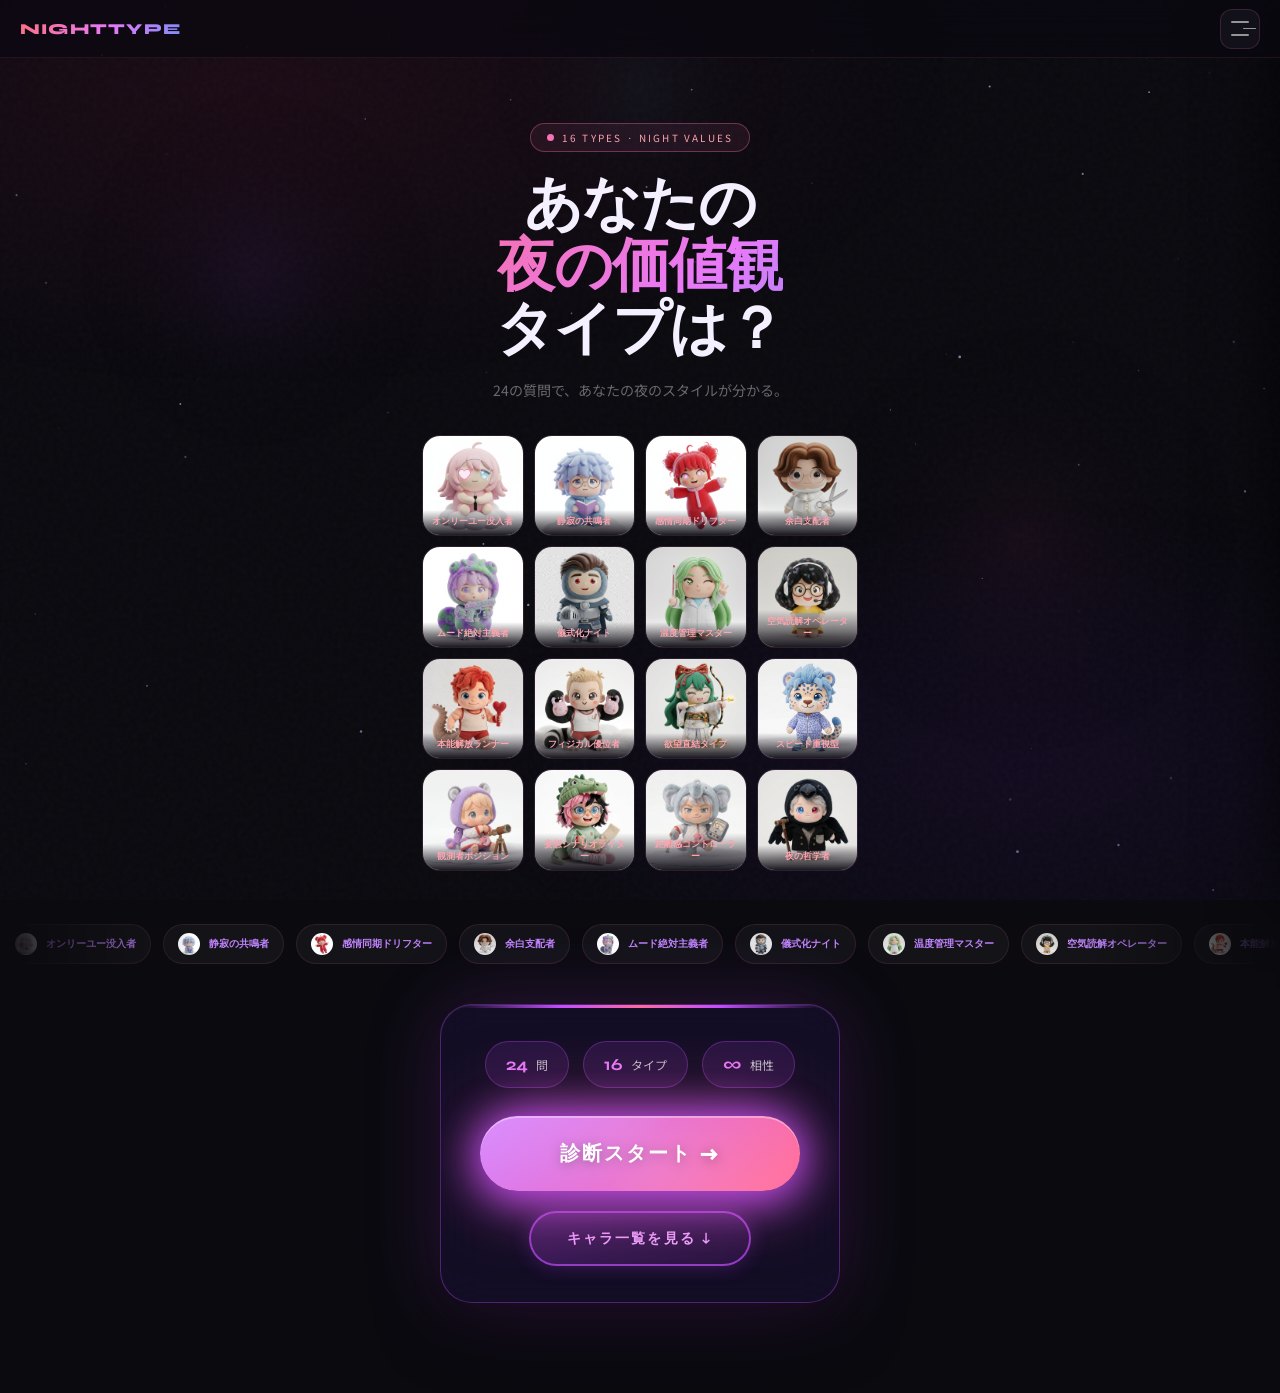
<file: index.html>
<!DOCTYPE html>
<html lang="ja">
<head>
  <meta charset="UTF-8"/>
  <link rel="icon" href="./favicon.svg" type="image/svg+xml"/>
  <meta name="viewport" content="width=device-width, initial-scale=1.0"/>
  <title>ナイトタイプ診断</title>
  <meta property="og:title" content="ナイトタイプ診断 | NightType"/>
  <meta property="og:description" content="24の質問であなたの夜のスタイルが分かる。16タイプの中からぴったりの答えを見つけよう。"/>
  <meta property="og:type" content="website"/>
  <meta property="og:image" content="https://nighttype.jp/images/A1.png"/>
  <meta name="twitter:card" content="summary_large_image"/>
  <link rel="stylesheet" href="./style.css"/>
  <style>
    /* ══ トップページ専用 ══ */

    /* ── 背景 ── */
    body { overflow-x: hidden; }
    #bg-canvas { position:fixed;inset:0;z-index:0;pointer-events:none; }

    /* 流れる光波 */
    .flow-layer {
      position: fixed; inset: 0; z-index: 0; pointer-events: none;
      background:
        radial-gradient(ellipse 100% 60% at 20% 10%, rgba(180,20,80,0.1) 0%, transparent 55%),
        radial-gradient(ellipse 80%  55% at 80% 85%, rgba(90,20,180,0.1) 0%, transparent 55%);
      animation: flowShift 12s ease-in-out infinite alternate;
    }
    @keyframes flowShift {
      0%   { transform: scale(1)   translateY(0px);   opacity: 0.8; }
      50%  { transform: scale(1.06) translateY(-18px); opacity: 1;   }
      100% { transform: scale(0.98) translateY(10px);  opacity: 0.9; }
    }

    /* ── ナビ ── */
    .navbar {
      position:fixed;top:0;left:0;right:0;z-index:100;
      display:flex;align-items:center;justify-content:space-between;
      padding:0 20px;height:58px;
      background:rgba(10,8,16,0.7);
      backdrop-filter:blur(20px);
      border-bottom:1px solid rgba(244,114,182,0.1);
    }
    .nav-logo {
      font-family:'Syne',sans-serif;font-weight:800;font-size:0.95rem;
      letter-spacing:0.08em;text-transform:uppercase;
      background:linear-gradient(100deg,#fb7185,#e879f9 55%,#818cf8);
      -webkit-background-clip:text;-webkit-text-fill-color:transparent;
      text-decoration:none;
    }

    /* ── ページ本体 ── */
    .page { position:relative;z-index:2;padding-top:58px;min-height:100vh; }

    /* ── HERO ── */
    .home-hero {
      padding: 36px 20px 0;
      text-align: center;
      display: flex; flex-direction: column; align-items: center;
    }

    /* LIVE バッジ */
    .hero-badge {
      display:inline-flex;align-items:center;gap:8px;
      padding:6px 16px;border-radius:999px;
      border:1px solid rgba(244,114,182,0.35);
      background:rgba(244,114,182,0.08);
      font-size:0.62rem;letter-spacing:0.22em;text-transform:uppercase;
      color:#fda4af;margin-bottom:22px;
      opacity:0;animation:slideUp 0.7s cubic-bezier(0.4,0,0.2,1) 0.1s forwards;
    }
    .badge-pulse {
      width:7px;height:7px;border-radius:50%;
      background:#f472b6;
      box-shadow:0 0 0 0 rgba(244,114,182,0.7);
      animation:badgePulse 1.6s ease-in-out infinite;
    }
    @keyframes badgePulse{
      0%  { box-shadow:0 0 0 0   rgba(244,114,182,0.7); transform:scale(1);   }
      50% { box-shadow:0 0 0 8px rgba(244,114,182,0);   transform:scale(1.15);}
      100%{ box-shadow:0 0 0 0   rgba(244,114,182,0);   transform:scale(1);   }
    }

    /* タイトル */
    .hero-title {
      font-family:'Syne',sans-serif;font-weight:800;
      font-size:clamp(2.3rem,9vw,3.6rem);line-height:1.08;
      letter-spacing:-0.02em;margin-bottom:16px;
      opacity:0;animation:slideUp 0.7s cubic-bezier(0.4,0,0.2,1) 0.25s forwards;
    }
    .hero-title .grad {
      background:linear-gradient(135deg,#f472b6 0%,#e879f9 40%,#818cf8 80%,#38bdf8 100%);
      background-size:200% auto;
      -webkit-background-clip:text;-webkit-text-fill-color:transparent;
      animation:titleGrad 5s linear infinite;
    }
    @keyframes titleGrad{ 0%{background-position:0%} 100%{background-position:200%} }

    .hero-sub {
      font-size:0.88rem;line-height:1.85;
      color:rgba(255,255,255,0.38);
      max-width:300px;margin-bottom:32px;
      opacity:0;animation:slideUp 0.7s cubic-bezier(0.4,0,0.2,1) 0.38s forwards;
    }

    @keyframes slideUp {
      from{ opacity:0;transform:translateY(22px); }
      to{   opacity:1;transform:translateY(0);    }
    }

    /* ── キャラグリッド ── */
    .float-grid {
      display:grid;grid-template-columns:repeat(4,1fr);gap:10px;
      width:100%;max-width:440px;margin:0 auto 0;padding:0 2px;
      opacity:0;animation:slideUp 0.8s cubic-bezier(0.4,0,0.2,1) 0.5s forwards;
    }
    .float-card {
      border-radius:18px;overflow:hidden;position:relative;
      border:1px solid rgba(244,114,182,0.1);
      background:rgba(255,255,255,0.04);
      animation:floatUp 4s ease-in-out infinite;
      cursor:pointer;text-decoration:none;display:block;
      transition:transform 0.25s cubic-bezier(0.34,1.56,0.64,1),
                 box-shadow 0.25s,border-color 0.25s;
    }
    .float-card:nth-child(2n)  { animation-delay:0.5s; }
    .float-card:nth-child(3n)  { animation-delay:1.1s; }
    .float-card:nth-child(4n)  { animation-delay:1.6s; }
    .float-card:nth-child(5n)  { animation-delay:0.8s; }
    .float-card:nth-child(7n)  { animation-delay:1.3s; }
    .float-card:nth-child(11n) { animation-delay:2.0s; }
    @keyframes floatUp {
      0%,100%{ transform:translateY(0); }
      50%    { transform:translateY(-8px); }
    }
    .float-card img { width:100%;aspect-ratio:1/1;object-fit:cover;display:block; }
    .float-card .fc-icon {
      width:100%;aspect-ratio:1/1;display:flex;
      align-items:center;justify-content:center;
      font-size:2rem;background:rgba(255,255,255,0.03);
    }
    .float-card .fc-overlay {
      position:absolute;bottom:0;left:0;right:0;
      padding:6px 6px 8px;
      background:linear-gradient(transparent,rgba(10,8,16,0.92));
    }
    .float-card .fc-name {
      font-family:'Syne',sans-serif;font-weight:700;
      font-size:0.54rem;color:#fda4af;line-height:1.3;
    }
    .float-card:hover {
      border-color:rgba(244,114,182,0.5);
      transform:translateY(-10px) scale(1.04) !important;
      box-shadow:0 14px 36px rgba(190,24,93,0.35),0 0 0 1px rgba(244,114,182,0.3);
    }

    /* ── マーキー ── */
    .marquee-wrap {
      overflow:hidden;width:100%;
      margin:24px 0 0;
      opacity:0;animation:slideUp 0.7s cubic-bezier(0.4,0,0.2,1) 0.9s forwards;
      -webkit-mask-image:linear-gradient(90deg,transparent,black 15%,black 85%,transparent);
              mask-image:linear-gradient(90deg,transparent,black 15%,black 85%,transparent);
    }
    .marquee-track {
      display:flex;gap:12px;
      animation:marquee 28s linear infinite;
      width:max-content;
    }
    .marquee-wrap:hover .marquee-track { animation-play-state:paused; }
    @keyframes marquee{ from{transform:translateX(0)} to{transform:translateX(-50%)} }
    .mq-chip {
      flex-shrink:0;display:flex;align-items:center;gap:9px;
      padding:8px 14px;border-radius:999px;
      background:rgba(255,255,255,0.04);
      border:1px solid rgba(244,114,182,0.12);
      font-size:0.68rem;color:rgba(255,255,255,0.35);white-space:nowrap;
      transition:all 0.2s;cursor:pointer;text-decoration:none;
    }
    .mq-chip:hover{ border-color:rgba(244,114,182,0.4);background:rgba(244,114,182,0.06);color:#fda4af; }
    .mq-chip img { width:22px;height:22px;border-radius:50%;object-fit:cover; }
    .mq-chip span { font-family:'Syne',sans-serif;font-size:0.62rem;color:#c084fc;font-weight:700; }

    /* ── CTA セクション（視認性向上版） ── */
    .home-cta {
      padding:40px 20px 90px;
      display:flex;flex-direction:column;align-items:center;gap:20px;
      position:relative;
    }

    /* CTAカード - グラスモーフィズム背景 */
    .cta-card {
      background:rgba(20, 15, 40, 0.9);
      backdrop-filter:blur(24px);
      border:1.5px solid rgba(196, 77, 255, 0.35);
      border-radius:32px;
      padding:36px 32px;
      display:flex;flex-direction:column;align-items:center;gap:20px;
      max-width:400px;
      width:100%;
      box-shadow:
        0 0 80px rgba(196, 77, 255, 0.2),
        0 25px 60px rgba(0, 0, 0, 0.5),
        inset 0 1px 0 rgba(255, 255, 255, 0.08);
      position:relative;
      overflow:hidden;
    }
    .cta-card::before {
      content:'';
      position:absolute;
      top:0;left:0;right:0;
      height:3px;
      background:linear-gradient(90deg, transparent 5%, #C44DFF 30%, #FF6B9D 50%, #C44DFF 70%, transparent 95%);
    }

    /* スタット行 */
    .stat-row { display:flex;gap:14px;margin-bottom:8px; }
    .stat-pill {
      padding:12px 20px;border-radius:999px;
      background:rgba(196, 77, 255, 0.12);
      border:1px solid rgba(196, 77, 255, 0.3);
      font-size:0.75rem;color:rgba(255,255,255,0.7);
      display:flex;align-items:center;gap:8px;
      transition:all 0.3s ease;
    }
    .stat-pill:hover {
      background:rgba(196, 77, 255, 0.2);
      border-color:rgba(196, 77, 255, 0.5);
      transform:translateY(-2px);
    }
    .stat-pill b { font-family:'Syne',sans-serif;color:#e879f9;font-size:1.05rem;font-weight:700; }

    /* メインCTAボタン - 診断スタート（超目立つ版） */
    .hero-btn {
      display:block;width:100%;max-width:320px;
      padding:24px 50px;border-radius:60px;
      background:linear-gradient(135deg,#C44DFF 0%,#FF6B9D 50%,#C44DFF 100%);
      background-size:200% auto;
      color:#fff;font-family:'Syne',sans-serif;font-weight:800;
      font-size:1.25rem;letter-spacing:0.1em;text-decoration:none;text-align:center;
      text-shadow:0 2px 12px rgba(0,0,0,0.4);
      box-shadow:
        0 0 40px rgba(196, 77, 255, 0.9),
        0 0 80px rgba(255, 107, 157, 0.5),
        0 12px 50px rgba(196, 77, 255, 0.6),
        inset 0 2px 0 rgba(255,255,255,0.35);
      transition:all 0.35s ease;
      animation:btnGrad 4s linear infinite,heroBtnPulse 2s ease-in-out infinite;
      position:relative;overflow:hidden;
      z-index:1;
    }
    .hero-btn::before {
      content:'';position:absolute;inset:0;border-radius:inherit;
      background:linear-gradient(135deg,rgba(255,255,255,0.35) 0%,transparent 50%);
      pointer-events:none;
    }
    .hero-btn::after {
      content:'';position:absolute;
      top:-50%;left:-50%;width:200%;height:200%;
      background:radial-gradient(circle,rgba(255,255,255,0.2) 0%,transparent 60%);
      animation:btnShine 3s ease-in-out infinite;
      pointer-events:none;
    }
    @keyframes btnGrad{ 0%{background-position:0%} 100%{background-position:200%} }
    @keyframes heroBtnPulse{
      0%,100%{ box-shadow:0 0 40px rgba(196, 77, 255, 0.9),0 0 80px rgba(255, 107, 157, 0.5),0 12px 50px rgba(196, 77, 255, 0.6),inset 0 2px 0 rgba(255,255,255,0.35); }
      50%    { box-shadow:0 0 60px rgba(196, 77, 255, 1),0 0 100px rgba(255, 107, 157, 0.7),0 18px 60px rgba(196, 77, 255, 0.8),inset 0 2px 0 rgba(255,255,255,0.35); }
    }
    @keyframes btnShine{
      0%,100%{ transform:rotate(0deg); opacity:0.6; }
      50%{ transform:rotate(180deg); opacity:0.9; }
    }
    .hero-btn:hover {
      transform:translateY(-6px) scale(1.08);
      box-shadow:0 0 80px rgba(196, 77, 255, 1),0 0 120px rgba(255, 107, 157, 0.8),0 30px 80px rgba(196, 77, 255, 0.7);
      filter:brightness(1.2);
    }

    /* サブリンク - キャラ一覧を見る（視認性向上版） */
    .sub-link {
      font-size:0.9rem;
      color:#f0abfc;
      text-decoration:none;
      letter-spacing:0.14em;
      padding:16px 36px;
      border-radius:60px;
      border:2.5px solid rgba(196, 77, 255, 0.7);
      background:rgba(196, 77, 255, 0.12);
      transition:all 0.3s ease;
      font-weight:700;
      font-family:'Syne',sans-serif;
      box-shadow:0 0 20px rgba(196, 77, 255, 0.25);
      position:relative;
      overflow:hidden;
    }
    .sub-link::before {
      content:'';position:absolute;inset:0;
      background:linear-gradient(135deg,rgba(196, 77, 255, 0.15),transparent);
      pointer-events:none;
    }
    .sub-link:hover{
      color:#fff;
      border-color:#e879f9;
      background:rgba(196, 77, 255, 0.3);
      box-shadow:0 0 40px rgba(196, 77, 255, 0.6),0 0 60px rgba(255, 107, 157, 0.35);
      transform:translateY(-3px) scale(1.03);
    }

    /* ── 流れるハート ── */
    #heartCanvas {
      position:fixed;inset:0;z-index:1;pointer-events:none;
    }
  </style>
  <script async src="https://www.googletagmanager.com/gtag/js?id=GA_MEASUREMENT_ID"></script>
  <script>window.dataLayer=window.dataLayer||[];function gtag(){dataLayer.push(arguments);}gtag('js',new Date());gtag('config','GA_MEASUREMENT_ID');</script>
</head>
<body>
<canvas id="bg-canvas"></canvas>
<canvas id="heartCanvas"></canvas>
<div class="flow-layer"></div>
<div class="noise"></div>

<nav class="navbar">
  <a href="index.html" class="nav-logo">NightType</a>
  <button class="hamburger" id="hamburger"><span></span><span></span><span></span></button>
</nav>
<div class="drawer" id="drawer">
  <a href="index.html" class="active"><span class="icon">🏠</span>ホーム</a>
  <a href="quiz.html"><span class="icon">🌙</span>診断する</a>
  <a href="characters.html"><span class="icon">🎴</span>キャラ一覧</a>
  <a href="compat.html"><span class="icon">💜</span>相性チェック</a>
  <a href="matrix.html"><span class="icon">📊</span>相性マトリクス</a>
</div>
<div class="drawer-overlay" id="drawer-overlay"></div>

<div class="page">
  <!-- HERO -->
  <div class="home-hero">
    <div class="hero-badge">
      <div class="badge-pulse"></div>
      16 Types · Night Values
    </div>
    <h1 class="hero-title">
      あなたの<br><span class="grad">夜の価値観</span><br>タイプは？
    </h1>
    <p class="hero-sub">24の質問で、あなたの夜のスタイルが分かる。</p>

    <!-- キャラグリッド -->
    <div class="float-grid" id="floatGrid"></div>
  </div>

  <!-- マーキー -->
  <div class="marquee-wrap" id="marqueeWrap"></div>

  <!-- CTA -->
  <div class="home-cta">
    <div class="cta-card">
      <div class="stat-row">
        <div class="stat-pill"><b>24</b>問</div>
        <div class="stat-pill"><b>16</b>タイプ</div>
        <div class="stat-pill"><b>∞</b>相性</div>
      </div>
      <a href="quiz.html" class="hero-btn">診断スタート →</a>
      <a href="characters.html" class="sub-link">キャラ一覧を見る ↓</a>
    </div>
  </div>
</div>

<script src="./types.js"></script>
<script src="./common.js"></script>
<script>
/* ── キャラグリッド ── */
const keys = Object.keys(types);
const grid = document.getElementById('floatGrid');
keys.forEach(k => {
  const d = types[k];
  const a = document.createElement('a');
  a.className = 'float-card';
  a.href = 'characters.html#' + k;
  a.innerHTML = d.image
    ? `<img src="${d.image}" alt="${d.name}" loading="lazy"/>
       <div class="fc-overlay"><div class="fc-name">${d.name}</div></div>`
    : `<div class="fc-icon">${d.icon}</div>
       <div class="fc-overlay"><div class="fc-name">${d.name}</div></div>`;
  grid.appendChild(a);
});

/* ── マーキー ── */
const wrap  = document.getElementById('marqueeWrap');
const track = document.createElement('div');
track.className = 'marquee-track';
[...keys,...keys].forEach(k => {
  const d = types[k];
  const chip = document.createElement('a');
  chip.className = 'mq-chip';
  chip.href = 'characters.html#' + k;
  chip.innerHTML = d.image
    ? `<img src="${d.image}" alt=""><span>${d.name}</span>`
    : `<span style="font-size:1rem">${d.icon}</span><span>${d.name}</span>`;
  track.appendChild(chip);
});
wrap.appendChild(track);

/* ── 流れるハート＆パーティクル ── */
(function(){
  const c  = document.getElementById('heartCanvas');
  const cx = c.getContext('2d');
  let W, H;
  function resize(){ W=c.width=innerWidth; H=c.height=innerHeight; }
  resize(); addEventListener('resize', resize);

  // パーティクル（星＋小円）
  const HEARTS = ['♡','·','✦','✧','·','♡'];
  let pts = [];

  function spawn(){
    const x = Math.random() * W;
    pts.push({
      x, y: H + 20,
      vx: (Math.random()-0.5)*0.6,
      vy: -(0.55 + Math.random()*0.9),
      size: 8 + Math.random()*14,
      alpha: 0,
      life: 0, maxLife: 180 + Math.random()*120,
      ch: HEARTS[Math.floor(Math.random()*HEARTS.length)],
      hue: Math.random()<0.5 ? 330+Math.random()*30 : 260+Math.random()*40,
    });
  }

  let frame=0;
  function draw(){
    cx.clearRect(0,0,W,H);
    frame++;
    if(frame%55===0) spawn();  // スポーン間隔

    pts = pts.filter(p=>p.life<p.maxLife);
    pts.forEach(p=>{
      p.x += p.vx;
      p.y += p.vy;
      p.life++;
      // フェードイン/アウト
      const t = p.life/p.maxLife;
      p.alpha = t < 0.15 ? t/0.15 : t > 0.75 ? (1-t)/0.25 : 1;
      cx.globalAlpha = p.alpha * 0.35;
      cx.font = `${p.size}px serif`;
      cx.fillStyle = `hsl(${p.hue},85%,75%)`;
      cx.fillText(p.ch, p.x, p.y);
    });
    cx.globalAlpha = 1;
    requestAnimationFrame(draw);
  }
  draw();
})();
</script>
</body>
</html>
</file>
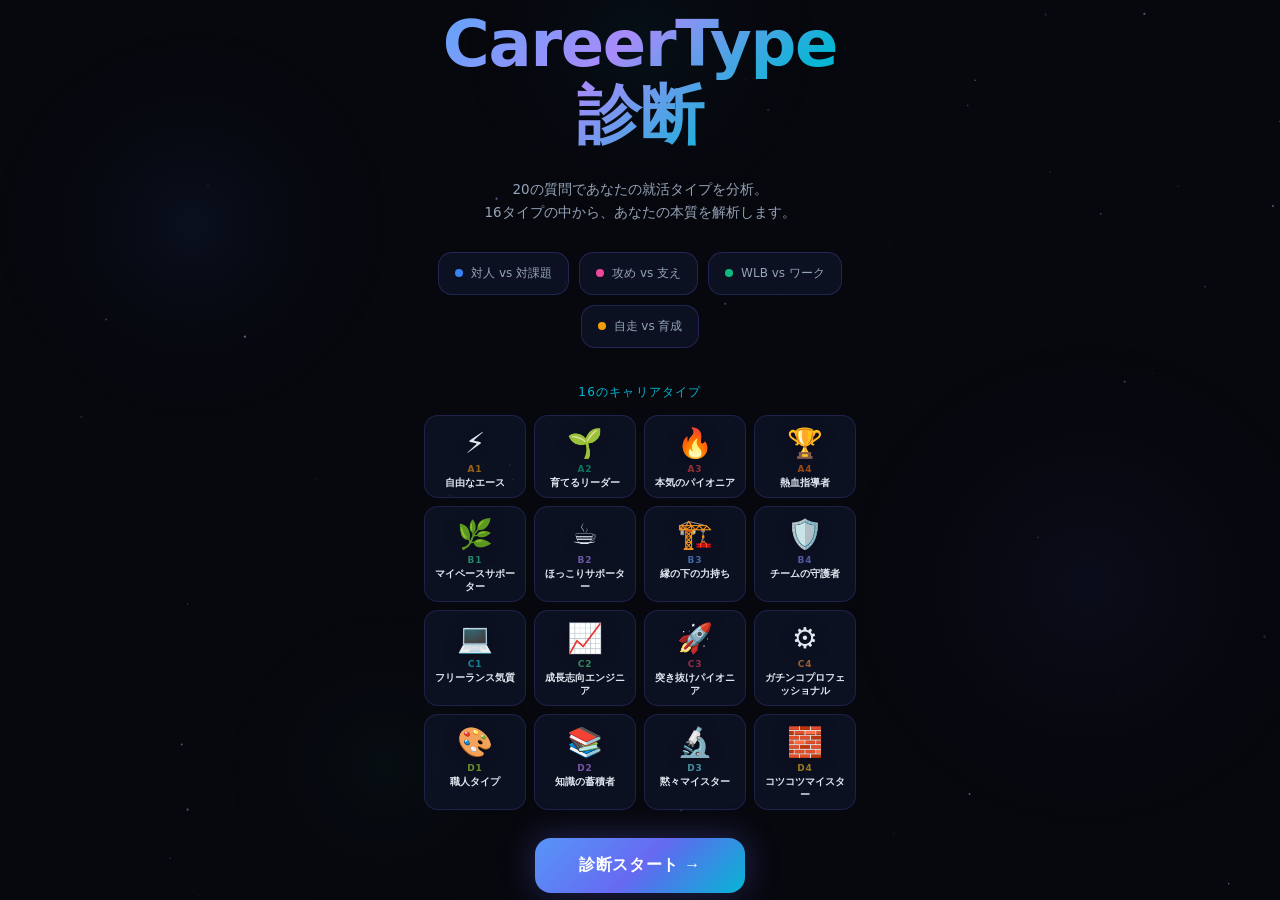
<file: syukatsu/index.html>
<!DOCTYPE html>
<html lang="ja">
<head>
<meta charset="UTF-8">
<meta name="viewport" content="width=device-width,initial-scale=1">
<title>就活タイプ診断 | CareerType</title>
<style>
*{box-sizing:border-box;margin:0;padding:0}
:root{
  --bg:#07080e;
  --surface:rgba(255,255,255,0.04);
  --blue:#3b82f6;
  --blue2:#6366f1;
  --cyan:#06b6d4;
  --green:#10b981;
  --text:#e2e8f0;
  --sub:#94a3b8;
  --card:rgba(15,20,40,0.75);
  --border:rgba(99,102,241,0.25);
}
html,body{height:100%;font-family:'Segoe UI',system-ui,-apple-system,sans-serif;background:var(--bg);color:var(--text);overflow-x:hidden}
canvas#bgc{position:fixed;inset:0;z-index:0;pointer-events:none}

/* ── Screens ── */
.screen{position:fixed;inset:0;z-index:10;display:flex;flex-direction:column;align-items:center;justify-content:center;padding:20px;opacity:1;transition:opacity 0.4s,transform 0.4s;overflow-y:auto}
.screen.hidden{opacity:0;pointer-events:none;transform:translateY(24px)}

/* ── TOP SCREEN ── */
#screen-top{background:transparent}
.top-wrap{display:flex;flex-direction:column;align-items:center;gap:28px;max-width:480px;width:100%;padding:40px 24px 48px;animation:fadeUp 0.8s cubic-bezier(.16,1,.3,1) both}
.top-badge{font-size:11px;letter-spacing:.18em;text-transform:uppercase;color:var(--cyan);background:rgba(6,182,212,0.1);border:1px solid rgba(6,182,212,0.25);padding:5px 14px;border-radius:20px}
.top-logo{font-size:clamp(38px,9vw,64px);font-weight:800;letter-spacing:-.02em;line-height:1.1;text-align:center;background:linear-gradient(135deg,#60a5fa 0%,#a78bfa 40%,var(--cyan) 80%);-webkit-background-clip:text;-webkit-text-fill-color:transparent;background-clip:text;animation:logoGrad 6s ease-in-out infinite alternate}
@keyframes logoGrad{from{filter:hue-rotate(0deg)}to{filter:hue-rotate(30deg)}}
.top-sub{font-size:13.5px;color:var(--sub);text-align:center;line-height:1.7;max-width:320px}
.top-cards{display:flex;gap:10px;flex-wrap:wrap;justify-content:center}
.top-card{background:var(--card);border:1px solid var(--border);border-radius:14px;padding:12px 16px;font-size:12px;color:var(--sub);display:flex;align-items:center;gap:8px;backdrop-filter:blur(12px)}
.top-card .dot{width:8px;height:8px;border-radius:50%;flex-shrink:0}
.cta-btn{position:relative;padding:17px 44px;border-radius:16px;border:none;cursor:pointer;font-size:16px;font-weight:700;color:#fff;letter-spacing:.04em;background:linear-gradient(135deg,var(--blue) 0%,var(--blue2) 50%,var(--cyan) 100%);box-shadow:0 0 32px rgba(99,102,241,0.35),0 4px 20px rgba(0,0,0,0.5);transition:transform .2s,box-shadow .2s;overflow:hidden;animation:ctaPulse 2.8s ease-in-out infinite}
@keyframes ctaPulse{0%,100%{box-shadow:0 0 32px rgba(99,102,241,0.35),0 4px 20px rgba(0,0,0,0.5)}50%{box-shadow:0 0 50px rgba(99,102,241,0.6),0 4px 28px rgba(0,0,0,0.5)}}
.cta-btn:hover{transform:translateY(-2px) scale(1.02);box-shadow:0 0 50px rgba(99,102,241,0.6),0 8px 30px rgba(0,0,0,0.5)}
.cta-btn:active{transform:scale(.97)}
.cta-btn::after{content:'';position:absolute;inset:0;background:linear-gradient(135deg,rgba(255,255,255,0.15),transparent 60%)}
.top-note{font-size:11px;color:rgba(148,163,184,0.5);text-align:center}

@keyframes fadeUp{from{opacity:0;transform:translateY(32px)}to{opacity:1;transform:translateY(0)}}

/* ── QUIZ SCREEN ── */
#screen-quiz{padding:0}
.quiz-shell{width:100%;max-width:540px;height:100dvh;display:flex;flex-direction:column;margin:0 auto;padding:16px 16px 24px}

/* Progress */
.prog-wrap{padding:8px 0 0}
.prog-meta{display:flex;justify-content:space-between;align-items:center;margin-bottom:8px}
.prog-label{font-size:11px;color:var(--sub);letter-spacing:.06em}
.prog-num{font-size:13px;font-weight:700;color:var(--cyan)}
.prog-track{height:4px;background:rgba(255,255,255,0.08);border-radius:4px;overflow:hidden}
.prog-fill{height:100%;border-radius:4px;background:linear-gradient(90deg,var(--blue),var(--cyan));transition:width .5s cubic-bezier(.16,1,.3,1)}

/* Axis chip */
.axis-chip{display:inline-flex;align-items:center;gap:6px;background:rgba(99,102,241,0.12);border:1px solid rgba(99,102,241,0.3);border-radius:20px;padding:5px 14px;font-size:11px;color:#a5b4fc;margin:10px 0}
.axis-chip span{opacity:.6}

/* Card */
.q-card-area{flex:1;display:flex;align-items:center;justify-content:center;padding:8px 0}
.q-card{background:var(--card);border:1px solid var(--border);border-radius:24px;padding:32px 28px 28px;backdrop-filter:blur(24px);box-shadow:0 8px 48px rgba(0,0,0,0.6),0 0 0 1px rgba(99,102,241,0.08);width:100%;animation:cardIn .45s cubic-bezier(.16,1,.3,1) both}
@keyframes cardIn{from{opacity:0;transform:translateY(30px) scale(.95)}to{opacity:1;transform:translateY(0) scale(1)}}
.q-icon{font-size:28px;margin-bottom:16px}
.q-text{font-size:16px;line-height:1.7;font-weight:500;color:var(--text)}

/* Choice buttons */
.choices{display:flex;flex-direction:column;gap:10px;margin-top:20px}
.choice-btn{position:relative;border:none;border-radius:16px;padding:16px 20px;font-size:14px;line-height:1.5;font-weight:500;text-align:left;cursor:pointer;transition:transform .18s,box-shadow .18s,border-color .18s;overflow:hidden}
.choice-btn.side-a{background:linear-gradient(135deg,rgba(37,99,235,0.25),rgba(99,102,241,0.18));border:1.5px solid rgba(99,102,241,0.4);color:#bfdbfe}
.choice-btn.side-b{background:linear-gradient(135deg,rgba(6,182,212,0.15),rgba(20,184,166,0.12));border:1.5px solid rgba(6,182,212,0.3);color:#a5f3fc}
.choice-btn::before{content:'';position:absolute;top:0;left:0;right:0;height:1px;background:linear-gradient(90deg,transparent,rgba(255,255,255,0.12),transparent)}
.choice-btn:hover{transform:translateY(-2px) scale(1.01)}
.choice-btn:hover.side-a{box-shadow:0 4px 24px rgba(99,102,241,0.3);border-color:rgba(99,102,241,0.7)}
.choice-btn:hover.side-b{box-shadow:0 4px 24px rgba(6,182,212,0.25);border-color:rgba(6,182,212,0.6)}
.choice-btn:active{transform:scale(.97)}
.choice-btn.picked{animation:pickFlash .3s ease both}
@keyframes pickFlash{0%{transform:scale(1)}40%{transform:scale(1.04)}100%{transform:scale(1)}}
.choice-label{display:block;font-size:10px;font-weight:700;letter-spacing:.12em;opacity:.55;margin-bottom:4px;text-transform:uppercase}

/* Swipe hint */
.quiz-hint{text-align:center;font-size:11px;color:rgba(148,163,184,0.4);padding-top:8px}

/* ── RESULT SCREEN ── */
#screen-result{padding:0;overflow-y:auto;display:block}
.result-scroll{max-width:560px;margin:0 auto;padding:40px 20px 80px}

.result-header{text-align:center;margin-bottom:32px;animation:fadeUp .6s .1s both}
.result-eyebrow{font-size:11px;letter-spacing:.18em;text-transform:uppercase;color:var(--cyan);margin-bottom:12px}
.result-type-badge{display:inline-flex;align-items:center;gap:10px;padding:10px 22px;border-radius:20px;font-size:13px;font-weight:700;letter-spacing:.06em;margin-bottom:18px;border:1.5px solid}
.result-icon{font-size:52px;margin-bottom:8px;display:block}
.result-name{font-size:clamp(28px,7vw,42px);font-weight:800;letter-spacing:-.02em;margin-bottom:8px}
.result-tagline{font-size:14px;color:var(--sub);line-height:1.6;max-width:340px;margin:0 auto}

/* Axes bars */
.axes-grid{display:grid;grid-template-columns:1fr 1fr;gap:10px;margin-bottom:24px;animation:fadeUp .6s .2s both}
.axis-bar-card{background:var(--card);border:1px solid var(--border);border-radius:16px;padding:14px 16px;backdrop-filter:blur(12px)}
.axis-bar-label{font-size:10px;color:var(--sub);letter-spacing:.08em;margin-bottom:8px;display:flex;justify-content:space-between}
.axis-bar-track{height:6px;background:rgba(255,255,255,0.07);border-radius:6px;overflow:hidden}
.axis-bar-fill{height:100%;border-radius:6px;transition:width 1s cubic-bezier(.16,1,.3,1)}

/* Sections */
.r-section{background:var(--card);border:1px solid var(--border);border-radius:20px;padding:22px 20px;margin-bottom:16px;backdrop-filter:blur(12px)}
.r-section.anim1{animation:fadeUp .6s .25s both}
.r-section.anim2{animation:fadeUp .6s .35s both}
.r-section.anim3{animation:fadeUp .6s .45s both}
.r-section.anim4{animation:fadeUp .6s .55s both}
.r-section.anim5{animation:fadeUp .6s .65s both}
.r-section.anim6{animation:fadeUp .6s .75s both}
.r-section-title{font-size:11px;letter-spacing:.12em;text-transform:uppercase;color:var(--cyan);margin-bottom:14px;display:flex;align-items:center;gap:8px}
.r-section-title::before{content:'';display:block;width:3px;height:14px;border-radius:2px;background:var(--cyan);flex-shrink:0}
.r-body{font-size:14px;line-height:1.8;color:rgba(226,232,240,0.85)}
.kw-list{display:flex;flex-wrap:wrap;gap:8px;margin-top:4px}
.kw{padding:5px 12px;border-radius:20px;font-size:12px;font-weight:600;background:rgba(99,102,241,0.12);border:1px solid rgba(99,102,241,0.3);color:#a5b4fc}

/* Jobs */
.job-list{display:flex;flex-direction:column;gap:8px}
.job-item{display:flex;align-items:center;gap:10px;font-size:14px;color:rgba(226,232,240,0.85)}
.job-item::before{content:'';width:6px;height:6px;border-radius:50%;background:var(--cyan);flex-shrink:0}

/* Compat */
.compat-grid{display:grid;grid-template-columns:1fr 1fr;gap:10px}
.compat-card{border-radius:14px;padding:12px;text-align:center;font-size:12px}
.compat-card.good{background:rgba(16,185,129,0.1);border:1px solid rgba(16,185,129,0.3)}
.compat-card.bad{background:rgba(239,68,68,0.08);border:1px solid rgba(239,68,68,0.2)}
.compat-card .ct-icon{font-size:22px;display:block;margin-bottom:4px}
.compat-card .ct-name{font-weight:700;color:var(--text);margin-bottom:2px}
.compat-card .ct-label{font-size:10px;color:var(--sub)}
.compat-reason{font-size:12px;color:var(--sub);margin-top:12px;line-height:1.6}

/* Retry button */
.retry-btn{display:block;width:100%;margin-top:24px;padding:16px;border-radius:16px;border:1.5px solid rgba(99,102,241,0.4);background:transparent;color:#a5b4fc;font-size:15px;font-weight:700;cursor:pointer;transition:background .2s,border-color .2s}
.retry-btn:hover{background:rgba(99,102,241,0.12);border-color:rgba(99,102,241,0.7)}
.share-btn{display:block;width:100%;margin-top:10px;padding:16px;border-radius:16px;border:none;background:linear-gradient(135deg,var(--blue),var(--blue2));color:#fff;font-size:15px;font-weight:700;cursor:pointer;transition:opacity .2s}
.share-btn:hover{opacity:.85}

/* Axis axis chips colors */
.ax1{color:#60a5fa;border-color:rgba(96,165,250,0.4);background:rgba(96,165,250,0.08)}
.ax2{color:#f472b6;border-color:rgba(244,114,182,0.4);background:rgba(244,114,182,0.08)}
.ax3{color:#34d399;border-color:rgba(52,211,153,0.4);background:rgba(52,211,153,0.08)}
.ax4{color:#fbbf24;border-color:rgba(251,191,36,0.4);background:rgba(251,191,36,0.08)}

.axis-bar-fill.ax1{background:linear-gradient(90deg,#3b82f6,#60a5fa)}
.axis-bar-fill.ax2{background:linear-gradient(90deg,#ec4899,#f472b6)}
.axis-bar-fill.ax3{background:linear-gradient(90deg,#10b981,#34d399)}
.axis-bar-fill.ax4{background:linear-gradient(90deg,#d97706,#fbbf24)}

/* ── 16タイプ一覧 ── */
.types-showcase{width:100%;max-width:440px;margin:8px auto 0}
.types-title{font-size:12px;letter-spacing:.1em;color:var(--cyan);text-align:center;margin-bottom:14px;text-transform:uppercase}
.types-grid{display:grid;grid-template-columns:repeat(4,1fr);gap:8px}
.type-card{position:relative;border-radius:14px;overflow:hidden;border:1px solid rgba(99,102,241,0.2);background:var(--card);cursor:pointer;transition:all 0.25s cubic-bezier(0.34,1.56,0.64,1);animation:floatUp 4s ease-in-out infinite}
.type-card:nth-child(2n){animation-delay:0.5s}
.type-card:nth-child(3n){animation-delay:1.1s}
.type-card:nth-child(4n){animation-delay:1.6s}
.type-card:nth-child(5n){animation-delay:0.8s}
.type-card:nth-child(7n){animation-delay:1.3s}
.type-card:nth-child(11n){animation-delay:2s}
@keyframes floatUp{0%,100%{transform:translateY(0)}50%{transform:translateY(-6px)}}
.type-card:hover{transform:translateY(-8px) scale(1.05) !important;border-color:rgba(99,102,241,0.5);box-shadow:0 12px 32px rgba(99,102,241,0.3)}
.type-card-inner{display:flex;flex-direction:column;align-items:center;padding:10px 6px 8px}
.type-card-icon{font-size:1.8rem;margin-bottom:4px;filter:drop-shadow(0 2px 8px rgba(0,0,0,0.3))}
.type-card-code{font-size:9px;font-weight:700;letter-spacing:.1em;opacity:0.6;margin-bottom:2px}
.type-card-name{font-size:10px;font-weight:600;color:var(--text);text-align:center;line-height:1.3}
.type-card-glow{position:absolute;inset:0;opacity:0;transition:opacity 0.3s;pointer-events:none}
.type-card:hover .type-card-glow{opacity:1}

/* ── リザルト写真ボックス ── */
.result-photo-box{width:140px;height:140px;margin:0 auto 16px;border-radius:20px;border:2px dashed rgba(99,102,241,0.4);background:var(--card);display:flex;align-items:center;justify-content:center;overflow:hidden;position:relative}
.result-photo-box img{width:100%;height:100%;object-fit:cover}
.result-photo-placeholder{display:flex;flex-direction:column;align-items:center;gap:6px;color:var(--sub);font-size:11px}
.result-photo-placeholder span{font-size:32px;opacity:0.5}
</style>
</head>
<body>
<canvas id="bgc"></canvas>

<!-- ══ SCREEN: TOP ══ -->
<div class="screen" id="screen-top">
  <div class="top-wrap">
    <span class="top-badge">Career Diagnostic · 20 Questions</span>
    <div class="top-logo">CareerType<br>診断</div>
    <p class="top-sub">20の質問であなたの就活タイプを分析。<br>16タイプの中から、あなたの本質を解析します。</p>
    <div class="top-cards">
      <div class="top-card"><span class="dot" style="background:#3b82f6"></span>対人 vs 対課題</div>
      <div class="top-card"><span class="dot" style="background:#ec4899"></span>攻め vs 支え</div>
      <div class="top-card"><span class="dot" style="background:#10b981"></span>WLB vs ワーク</div>
      <div class="top-card"><span class="dot" style="background:#f59e0b"></span>自走 vs 育成</div>
    </div>

    <!-- 16タイプ一覧 -->
    <div class="types-showcase">
      <div class="types-title">16のキャリアタイプ</div>
      <div class="types-grid" id="types-grid"></div>
    </div>

    <button class="cta-btn" id="start-btn">診断スタート →</button>
    <p class="top-note">所要時間 約3〜5分 · 全20問</p>
  </div>
</div>

<!-- ══ SCREEN: QUIZ ══ -->
<div class="screen hidden" id="screen-quiz">
  <div class="quiz-shell">
    <div class="prog-wrap">
      <div class="prog-meta">
        <span class="prog-label">PROGRESS</span>
        <span class="prog-num" id="prog-num">1 / 20</span>
      </div>
      <div class="prog-track"><div class="prog-fill" id="prog-fill" style="width:0%"></div></div>
    </div>
    <div style="display:flex;justify-content:center">
      <span class="axis-chip" id="axis-chip"><span>軸</span><strong id="axis-label">対人・対課題</strong></span>
    </div>
    <div class="q-card-area">
      <div class="q-card" id="q-card">
        <div class="q-icon" id="q-icon">💼</div>
        <div class="q-text" id="q-text">質問テキスト</div>
        <div class="choices">
          <button class="choice-btn side-a" id="btn-a">
            <span class="choice-label">A</span>
            <span id="choice-a-text">A側テキスト</span>
          </button>
          <button class="choice-btn side-b" id="btn-b">
            <span class="choice-label">B</span>
            <span id="choice-b-text">B側テキスト</span>
          </button>
        </div>
      </div>
    </div>
    <div class="quiz-hint">どちらか近い方を選んでください</div>
  </div>
</div>

<!-- ══ SCREEN: RESULT ══ -->
<div class="screen hidden" id="screen-result">
  <div class="result-scroll">
    <div class="result-header">
      <div class="result-eyebrow">あなたの就活タイプ</div>
      <div class="result-type-badge" id="r-badge">A1</div>
      <!-- 写真用ボックス -->
      <div class="result-photo-box" id="r-photo">
        <div class="result-photo-placeholder">
          <span>📷</span>
          <div>Photo</div>
        </div>
      </div>
      <span class="result-icon" id="r-icon">⚡</span>
      <div class="result-name" id="r-name">自由なエース</div>
      <div class="result-tagline" id="r-tagline">自分のペースで、誰よりも速く結果を出す</div>
    </div>

    <!-- Axis bars -->
    <div class="axes-grid" id="axes-grid"></div>

    <!-- Keywords -->
    <div class="r-section anim1">
      <div class="r-section-title">キーワード</div>
      <div class="kw-list" id="r-keywords"></div>
    </div>

    <!-- Personality -->
    <div class="r-section anim2">
      <div class="r-section-title">あなたの本質</div>
      <div class="r-body" id="r-personality"></div>
    </div>

    <!-- Strengths + Stress -->
    <div class="r-section anim3">
      <div class="r-section-title">強み</div>
      <div class="r-body" id="r-strengths"></div>
      <div class="r-section-title" style="margin-top:16px">苦手な環境</div>
      <div class="r-body" id="r-stress"></div>
    </div>

    <!-- Comm -->
    <div class="r-section anim3">
      <div class="r-section-title">コミュニケーションスタイル</div>
      <div class="r-body" id="r-comm"></div>
    </div>

    <!-- Jobs -->
    <div class="r-section anim4">
      <div class="r-section-title">向いている職種</div>
      <div class="job-list" id="r-jobs"></div>
    </div>

    <!-- Compatibility -->
    <div class="r-section anim5">
      <div class="r-section-title">相性タイプ</div>
      <div class="compat-grid" id="r-compat"></div>
      <div class="compat-reason" id="r-good-reason"></div>
    </div>

    <!-- Growth -->
    <div class="r-section anim6">
      <div class="r-section-title">成長のヒント</div>
      <div class="r-body" id="r-growth"></div>
    </div>

    <button class="share-btn" id="share-btn">結果をシェアする</button>
    <button class="retry-btn" id="retry-btn">もう一度診断する</button>
  </div>
</div>

<script src="./data.js"></script>
<script>
// ── 16タイプグリッド生成 ──
(function(){
  const grid = document.getElementById('types-grid');
  const typeKeys = ['A1','A2','A3','A4','B1','B2','B3','B4','C1','C2','C3','C4','D1','D2','D3','D4'];
  typeKeys.forEach((key, i) => {
    const t = TYPES[key];
    if(!t) return;
    const card = document.createElement('div');
    card.className = 'type-card';
    card.style.animationDelay = `${(i % 5) * 0.4}s`;
    card.innerHTML = `
      <div class="type-card-glow" style="background:radial-gradient(circle at 50% 50%,${t.color}25,transparent 70%)"></div>
      <div class="type-card-inner">
        <div class="type-card-icon">${t.icon}</div>
        <div class="type-card-code" style="color:${t.color}">${key}</div>
        <div class="type-card-name">${t.name}</div>
      </div>
    `;
    grid.appendChild(card);
  });
})();

// ── Background canvas ──
(function(){
  const c=document.getElementById('bgc');
  const ctx=c.getContext('2d');
  let W,H,pts=[];
  const orbs=[
    {x:.15,y:.25,r:200,col:'rgba(59,130,246,0.07)'},
    {x:.85,y:.65,r:250,col:'rgba(99,102,241,0.06)'},
    {x:.5,y:.05,r:180,col:'rgba(6,182,212,0.05)'},
    {x:.3,y:.85,r:160,col:'rgba(16,185,129,0.04)'}
  ];
  function rs(){W=c.width=innerWidth;H=c.height=innerHeight;}
  function ip(){pts=[];for(let i=0;i<60;i++)pts.push({x:Math.random()*W,y:Math.random()*H,r:Math.random()*1.1+.2,a:Math.random()*Math.PI*2,sp:Math.random()*.003+.002,dr:(Math.random()-.5)*.1});}
  function dr(){
    ctx.clearRect(0,0,W,H);
    orbs.forEach(o=>{const g=ctx.createRadialGradient(o.x*W,o.y*H,0,o.x*W,o.y*H,o.r);g.addColorStop(0,o.col);g.addColorStop(1,'transparent');ctx.fillStyle=g;ctx.beginPath();ctx.arc(o.x*W,o.y*H,o.r,0,Math.PI*2);ctx.fill();});
    pts.forEach(p=>{p.a+=p.sp;p.x+=p.dr;if(p.x>W)p.x=0;if(p.x<0)p.x=W;const al=(Math.sin(p.a)+1)/2*.5+.05;ctx.beginPath();ctx.arc(p.x,p.y,p.r,0,Math.PI*2);ctx.fillStyle=`rgba(148,163,220,${al})`;ctx.fill();});
    requestAnimationFrame(dr);
  }
  rs();ip();dr();
  window.addEventListener('resize',()=>{rs();ip();});
})();

// ── App State ──
const AXIS_ICONS=['💼','🤝','⚔️','⏰','🚀'];
const AXIS_NAMES=['対人・対課題','対人・対課題','攻め・支え','WLB・ワーク重視','自走・育成'];
const AXIS_FULL={1:'対人 vs 対課題',2:'攻め vs 支え',3:'WLB vs ワーク重視',4:'自走 vs 育成'};
const AXIS_COLORS={1:'#60a5fa',2:'#f472b6',3:'#34d399',4:'#fbbf24'};
const AXIS_LEFT={1:'対人',2:'攻め',3:'WLB重視',4:'自走型'};
const AXIS_RIGHT={1:'対課題',2:'支え',3:'ワーク重視',4:'育成型'};

let cur=0;
const scores={1:0,2:0,3:0,4:0};

function showScreen(id){
  document.querySelectorAll('.screen').forEach(s=>s.classList.add('hidden'));
  document.getElementById('screen-'+id).classList.remove('hidden');
  if(id==='result')document.getElementById('screen-result').scrollTop=0;
}

// ── Quiz ──
const QICONS=['💼','🗣️','🧩','⚡','🔍','🎯','🚀','💡','🤝','🛡️','🌿','🌙','🏖️','🔥','✈️','📚','🧭','🗺️','🧠','🌱'];

function loadQ(){
  const q=QUESTIONS[cur];
  const card=document.getElementById('q-card');
  card.style.animation='none';
  requestAnimationFrame(()=>{card.style.animation='cardIn .45s cubic-bezier(.16,1,.3,1) both';});
  document.getElementById('q-icon').textContent=QICONS[cur];
  document.getElementById('q-text').textContent=`Q${cur+1}`;
  document.getElementById('choice-a-text').textContent=q.a;
  document.getElementById('choice-b-text').textContent=q.b;
  document.getElementById('prog-num').textContent=`${cur+1} / ${QUESTIONS.length}`;
  document.getElementById('prog-fill').style.width=`${(cur/QUESTIONS.length)*100}%`;
  const chip=document.getElementById('axis-chip');
  chip.className=`axis-chip ax${q.axis}`;
  document.getElementById('axis-label').textContent=AXIS_FULL[q.axis];
}

function pick(side){
  const btn=side==='a'?document.getElementById('btn-a'):document.getElementById('btn-b');
  btn.classList.add('picked');
  if(side==='a') scores[QUESTIONS[cur].axis]++;
  setTimeout(()=>{
    btn.classList.remove('picked');
    cur++;
    if(cur>=QUESTIONS.length){showResult();return;}
    loadQ();
  },280);
}

document.getElementById('btn-a').addEventListener('click',()=>pick('a'));
document.getElementById('btn-b').addEventListener('click',()=>pick('b'));
document.getElementById('start-btn').addEventListener('click',()=>{
  cur=0;scores[1]=0;scores[2]=0;scores[3]=0;scores[4]=0;
  showScreen('quiz');
  loadQ();
});
document.getElementById('retry-btn').addEventListener('click',()=>showScreen('top'));

// ── Scoring ──
function calcType(){
  // Each axis: 5 questions, A=1 point. ≥3 = left side
  const a1=scores[1],a2=scores[2],a3=scores[3],a4=scores[4];
  const letter=(a1>=3?'A':'C'+(a2>=3?'':'_'))
    .replace('_','');
  // letter logic
  let L,N;
  if(a1>=3&&a2>=3)L='A';
  else if(a1>=3&&a2<3)L='B';
  else if(a1<3&&a2>=3)L='C';
  else L='D';
  if(a3>=3&&a4>=3)N=1;
  else if(a3>=3&&a4<3)N=2;
  else if(a3<3&&a4>=3)N=3;
  else N=4;
  return{key:L+N,scores:{1:a1,2:a2,3:a3,4:a4}};
}

function showResult(){
  const{key,scores:sc}=calcType();
  const t=TYPES[key]||TYPES['A1'];

  // Header
  const badge=document.getElementById('r-badge');
  badge.textContent=key+' · '+t.name;
  badge.style.background=t.color+'18';
  badge.style.borderColor=t.color+'55';
  badge.style.color=t.color;

  // Photo box
  const photoBox=document.getElementById('r-photo');
  if(t.image){
    photoBox.innerHTML=`<img src="${t.image}" alt="${t.name}"/>`;
    photoBox.style.borderStyle='solid';
    photoBox.style.borderColor=t.color+'55';
  }else{
    photoBox.innerHTML=`<div class="result-photo-placeholder"><span>${t.icon}</span><div>Photo</div></div>`;
    photoBox.style.borderStyle='dashed';
    photoBox.style.borderColor='rgba(99,102,241,0.4)';
  }

  document.getElementById('r-icon').textContent=t.icon;
  document.getElementById('r-name').textContent=t.name;
  document.getElementById('r-tagline').textContent=t.tagline;

  // Axis bars
  const axGrid=document.getElementById('axes-grid');
  axGrid.innerHTML='';
  [[1,'ax1'],[2,'ax2'],[3,'ax3'],[4,'ax4']].forEach(([ax,cls])=>{
    const pct=Math.round(sc[ax]/5*100);
    const lbl=AXIS_LEFT[ax];
    const rbl=AXIS_RIGHT[ax];
    axGrid.innerHTML+=`<div class="axis-bar-card">
      <div class="axis-bar-label"><span>${lbl}</span><span>${rbl}</span></div>
      <div class="axis-bar-track"><div class="axis-bar-fill ${cls}" style="width:0%" data-w="${pct}%"></div></div>
      <div style="font-size:10px;color:var(--sub);margin-top:6px">${lbl}: ${sc[ax]}/5</div>
    </div>`;
  });
  // animate bars
  setTimeout(()=>{
    axGrid.querySelectorAll('.axis-bar-fill').forEach(el=>{el.style.width=el.dataset.w;});
  },200);

  // Keywords
  const kwEl=document.getElementById('r-keywords');
  kwEl.innerHTML=t.keywords.map(k=>`<span class="kw">${k}</span>`).join('');

  // Text sections
  document.getElementById('r-personality').textContent=t.personality;
  document.getElementById('r-strengths').textContent=t.strengths;
  document.getElementById('r-stress').textContent=t.stress;
  document.getElementById('r-comm').textContent=t.comm;
  document.getElementById('r-growth').textContent=t.growth;

  // Jobs
  const jobEl=document.getElementById('r-jobs');
  jobEl.innerHTML=t.jobs.map(j=>`<div class="job-item">${j}</div>`).join('');

  // Compatibility
  const compEl=document.getElementById('r-compat');
  const goodTypes=t.good||[];
  const badTypes=t.bad||[];
  compEl.innerHTML='';
  goodTypes.slice(0,2).forEach(tk=>{
    const tt=TYPES[tk];
    if(!tt)return;
    compEl.innerHTML+=`<div class="compat-card good"><span class="ct-icon">${tt.icon}</span><div class="ct-name">${tt.name}</div><div class="ct-label">${tk} · 相性◎</div></div>`;
  });
  badTypes.slice(0,2).forEach(tk=>{
    const tt=TYPES[tk];
    if(!tt)return;
    compEl.innerHTML+=`<div class="compat-card bad"><span class="ct-icon">${tt.icon}</span><div class="ct-name">${tt.name}</div><div class="ct-label">${tk} · 要注意</div></div>`;
  });
  document.getElementById('r-good-reason').textContent=t.goodReason||'';

  showScreen('result');
}

// ── Share ──
document.getElementById('share-btn').addEventListener('click',()=>{
  const{key}=calcType();
  const t=TYPES[key];
  const txt=`【就活タイプ診断】\n私のタイプは「${t.name}」(${key})でした！\n${t.tagline}\n\n#就活タイプ診断 #CareerType`;
  if(navigator.share){navigator.share({text:txt});}
  else{navigator.clipboard.writeText(txt).then(()=>alert('クリップボードにコピーしました！'));}
});
</script>
</body>
</html>
</file>
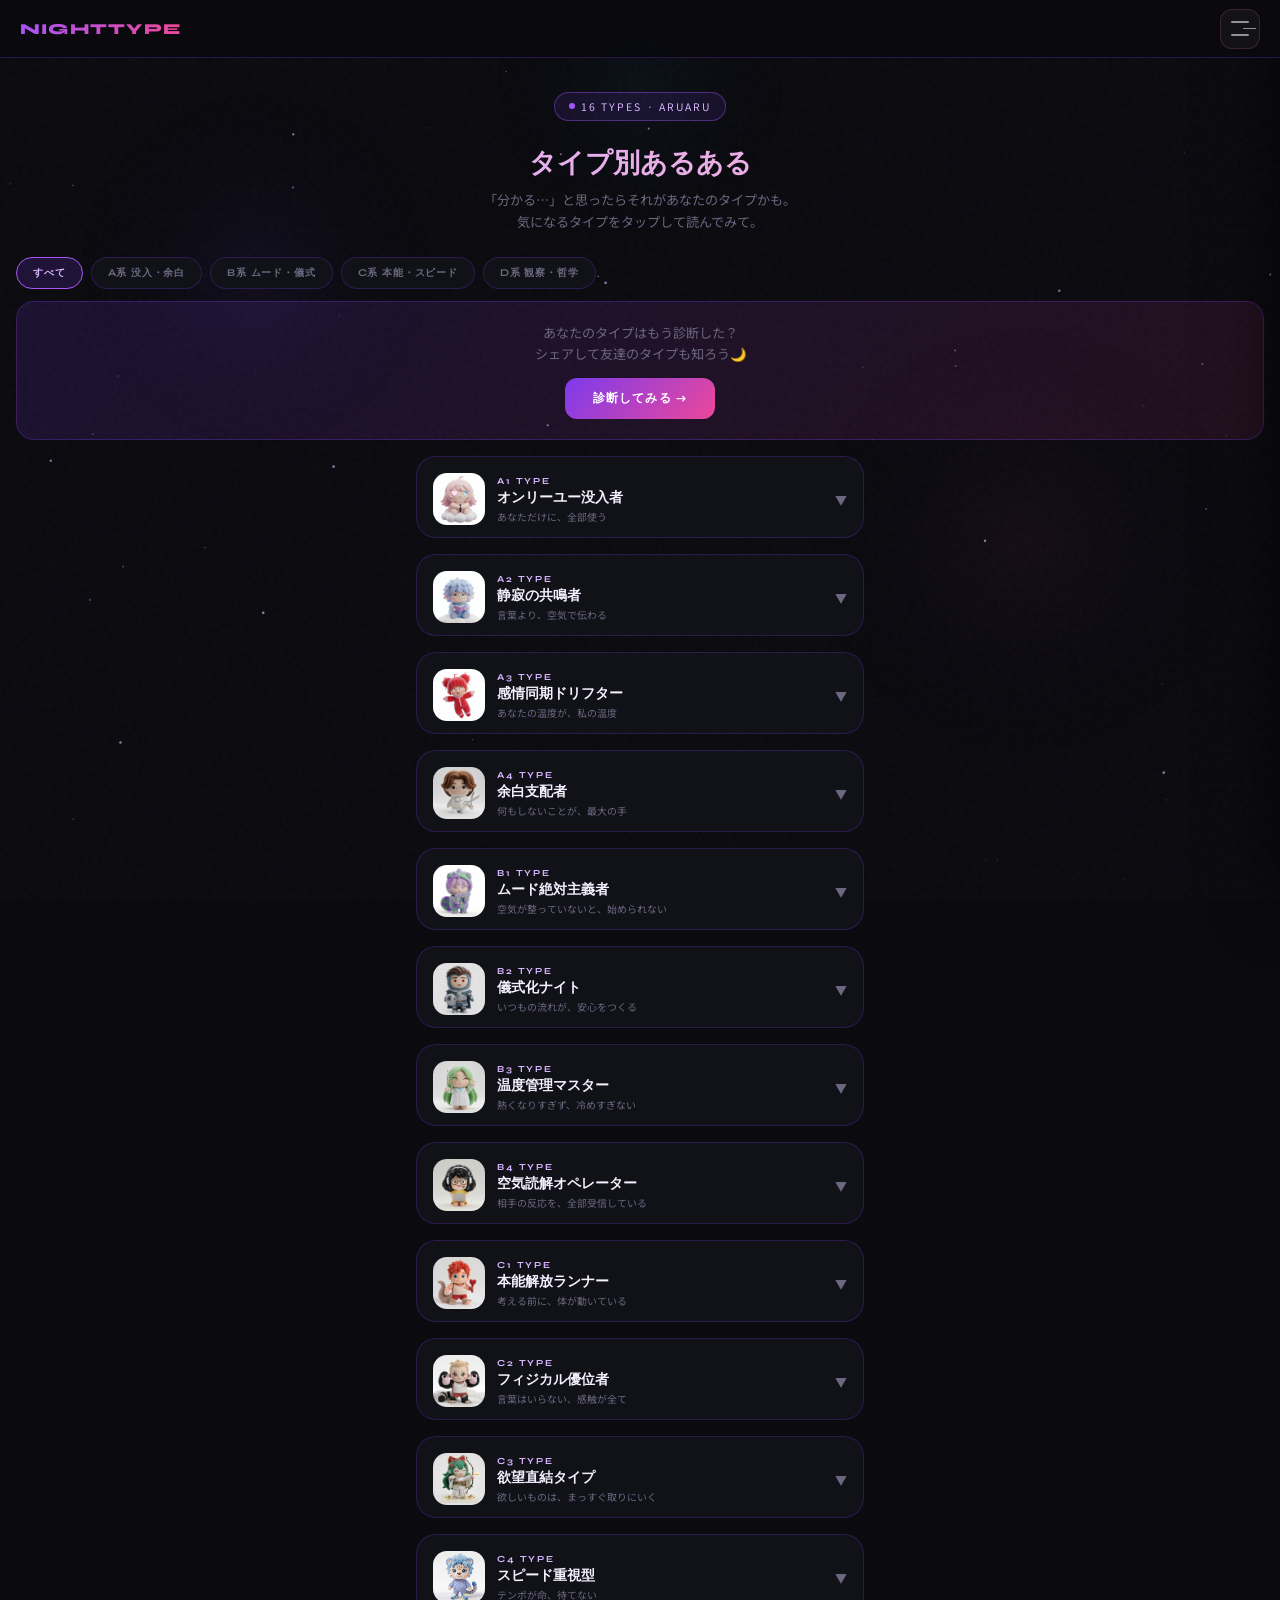
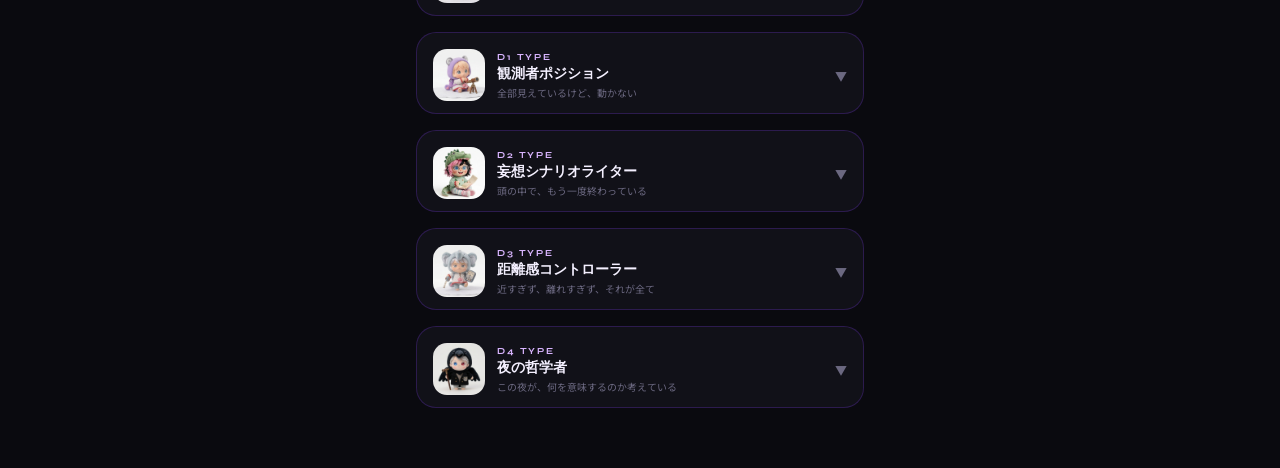
<file: aruaru.html>
<!DOCTYPE html>
<html lang="ja">
<head>
  <meta charset="UTF-8"/>
  <link rel="icon" href="./favicon.svg" type="image/svg+xml"/>
  <meta name="viewport" content="width=device-width, initial-scale=1.0"/>
  <title>タイプ別あるある｜NightType 夜の価値観診断</title>
  <meta name="description" content="ナイトタイプ別あるある集。全16タイプのリアルな「分かる！」エピソードまとめ。"/>
  <meta property="og:title" content="夜タイプ別あるある｜NightType"/>
  <meta property="og:description" content="全16タイプのリアルなあるある。あなたのタイプは？"/>
  <meta name="twitter:card" content="summary_large_image"/>
  <link rel="stylesheet" href="./style.css"/>
  <style>
    .aruaru-hero { padding:32px 20px 0; text-align:center; }
    .aruaru-hero h1 { font-family:'Syne',sans-serif; font-weight:800; font-size:1.7rem; margin-bottom:8px;
      background:linear-gradient(135deg,var(--purple-ll),var(--pink-l)); -webkit-background-clip:text; -webkit-text-fill-color:transparent; }
    .aruaru-hero p { font-size:0.82rem; color:var(--muted); line-height:1.7; margin-bottom:24px; }

    /* フィルタータブ */
    .filter-tabs { display:flex; gap:8px; overflow-x:auto; padding:0 16px 12px; -webkit-overflow-scrolling:touch; scrollbar-width:none; }
    .filter-tabs::-webkit-scrollbar { display:none; }
    .filter-tab { flex-shrink:0; padding:8px 16px; border-radius:999px; border:1px solid var(--border);
      background:var(--surface); font-family:'Syne',sans-serif; font-size:0.65rem; font-weight:700;
      letter-spacing:0.08em; color:var(--muted); cursor:pointer; transition:all 0.2s; white-space:nowrap; }
    .filter-tab.active { border-color:var(--purple-l); background:rgba(124,58,237,0.18); color:var(--purple-ll); }

    /* カードグリッド */
    .aruaru-grid { display:flex; flex-direction:column; gap:16px; padding:0 16px 60px; max-width:480px; margin:0 auto; }

    .type-aruaru-card {
      border-radius:20px; background:var(--surface); border:1px solid var(--border);
      overflow:hidden; transition:all 0.22s;
    }
    .type-aruaru-card:hover { border-color:var(--purple-l); box-shadow:0 8px 28px rgba(124,58,237,0.2); }

    .tac-header {
      display:flex; align-items:center; gap:12px; padding:16px 16px 12px;
      cursor:pointer; user-select:none;
    }
    .tac-img { width:52px; height:52px; border-radius:14px; object-fit:cover; flex-shrink:0; }
    .tac-icon { width:52px; height:52px; border-radius:14px; background:var(--surface2);
      display:flex; align-items:center; justify-content:center; font-size:1.6rem; flex-shrink:0; }
    .tac-info { flex:1; min-width:0; }
    .tac-code { font-family:'Syne',sans-serif; font-weight:700; font-size:0.58rem;
      letter-spacing:0.2em; color:var(--purple-ll); margin-bottom:3px; }
    .tac-name { font-family:'Syne',sans-serif; font-weight:700; font-size:0.88rem; line-height:1.2; }
    .tac-tagline { font-size:0.62rem; color:var(--muted); margin-top:2px; }
    .tac-toggle { font-size:0.75rem; color:var(--muted); flex-shrink:0; transition:transform 0.25s; }
    .type-aruaru-card.open .tac-toggle { transform:rotate(180deg); }

    .tac-body {
      max-height:0; overflow:hidden;
      transition:max-height 0.35s cubic-bezier(0.4,0,0.2,1);
      padding:0 16px;
    }
    .type-aruaru-card.open .tac-body { max-height:400px; }
    .tac-divider { height:1px; background:rgba(255,255,255,0.06); margin-bottom:12px; }
    .aruaru-items { list-style:none; padding:0; margin:0 0 16px; display:flex; flex-direction:column; gap:8px; }
    .aruaru-items li {
      padding:12px 14px 12px 38px; border-radius:10px;
      background:rgba(255,255,255,0.025); border:1px solid rgba(255,255,255,0.05);
      font-size:0.8rem; line-height:1.65; color:#9d99b0; position:relative;
    }
    .aruaru-items li::before { content:'🌙'; position:absolute; left:11px; top:12px; font-size:0.8rem; }
    .tac-cta {
      display:block; padding:12px; border-radius:10px; margin-bottom:14px;
      background:rgba(124,58,237,0.1); border:1px solid rgba(124,58,237,0.25);
      color:var(--purple-ll); font-family:'Syne',sans-serif; font-weight:700;
      font-size:0.68rem; letter-spacing:0.1em; text-align:center; text-decoration:none;
      transition:all 0.2s;
    }
    .tac-cta:hover { background:rgba(124,58,237,0.2); }

    /* シェアバナー */
    .share-banner {
      margin:0 16px 16px; padding:20px 18px; border-radius:18px;
      background:linear-gradient(135deg,rgba(124,58,237,0.15),rgba(236,72,153,0.1));
      border:1px solid rgba(124,58,237,0.3); text-align:center;
    }
    .share-banner p { font-size:0.82rem; color:var(--muted); line-height:1.6; margin-bottom:14px; }
    .share-banner a { display:inline-block; padding:12px 28px; border-radius:12px;
      background:linear-gradient(135deg,var(--purple),var(--pink));
      color:#fff; font-family:'Syne',sans-serif; font-weight:700; font-size:0.75rem;
      letter-spacing:0.1em; text-decoration:none; transition:all 0.2s; }
    .share-banner a:hover { transform:translateY(-2px); box-shadow:0 8px 20px rgba(124,58,237,0.4); }
  </style>
</head>
<body>
<canvas id="bg-canvas"></canvas>
<div class="noise"></div>
<nav class="navbar">
  <a href="index.html" class="nav-logo">NightType</a>
  <button class="hamburger" id="hamburger"><span></span><span></span><span></span></button>
</nav>
<div class="drawer" id="drawer">
  <a href="index.html"><span class="icon">🏠</span>ホーム</a>
  <a href="quiz.html"><span class="icon">🌙</span>診断する</a>
  <a href="characters.html"><span class="icon">🎴</span>キャラ一覧</a>
  <a href="aruaru.html" class="active"><span class="icon">💬</span>あるある</a>
  <a href="compat.html"><span class="icon">💜</span>相性チェック</a>
  <a href="matrix.html"><span class="icon">📊</span>相性マトリクス</a>
</div>
<div class="drawer-overlay" id="drawer-overlay"></div>

<div class="page">
  <div class="aruaru-hero">
    <div class="hero-badge"><div class="dot"></div>16 Types · Aruaru</div>
    <h1>タイプ別あるある</h1>
    <p>「分かる…」と思ったらそれがあなたのタイプかも。<br>気になるタイプをタップして読んでみて。</p>
  </div>

  <!-- フィルタータブ -->
  <div class="filter-tabs" id="filterTabs">
    <button class="filter-tab active" data-filter="all">すべて</button>
    <button class="filter-tab" data-filter="A">A系 没入・余白</button>
    <button class="filter-tab" data-filter="B">B系 ムード・儀式</button>
    <button class="filter-tab" data-filter="C">C系 本能・スピード</button>
    <button class="filter-tab" data-filter="D">D系 観察・哲学</button>
  </div>

  <!-- シェア誘導 -->
  <div class="share-banner">
    <p>あなたのタイプはもう診断した？<br>シェアして友達のタイプも知ろう🌙</p>
    <a href="quiz.html">診断してみる →</a>
  </div>

  <div class="aruaru-grid" id="aruaruGrid"></div>
</div>

<script src="./types.js"></script>
<script src="./common.js"></script>
<script>
const aruaruData = {
  A1:["好きな人以外のことを考えながら夜を過ごすのが、なぜか申し訳ない","既読がついた瞬間、どんな場所にいても気づく","「今日誰かと会った？」という質問を、さりげなくしてしまう","夜のあとに「他に誰かいる？」と聞けないまま何日も過ごす","相手が自分だけを見ていると分かった瞬間、全力になれる"],
  A2:["「なんで話してくれないの？」と言われるが、ちゃんと伝えているつもり","静かな空間で隣にいるだけで満たされた夜がある","沈黙が怖い人とは、なぜか長続きしない","言語化を求められると、なぜか気持ちが冷める","目が合っただけで「分かった」と思える瞬間がある"],
  A3:["相手が楽しそうだと自分も楽しくなり、相手が沈んでいると自分も沈む","「あなたって何したいの？」と聞かれると一瞬困る","相性の悪い夜の後、自分のせいかと考えてしまう","気づけば相手のリズムに合わせていて、自分のペースを忘れる","本気の相手とは、信じられないくらい深い夜になる"],
  A4:["「なんで連絡くれないの」と言われるが、むしろ待っていた","あえて既読をつけない夜がある（効果を知っている）","相手が焦り始めたころ、ようやく動く","「冷たい」と言われるが、自分では十分アピールしているつもり","引いた瞬間に相手が近づいてきた経験が複数回ある"],
  B1:["ホテルのコンセプトルームが好きで、よく調べている","蛍光灯の下では気持ちが入らない、というのが本音","音楽・香り・温度が揃ってやっと「今夜の準備ができた」と思える","ムードを壊した相手のことは、なぜかずっと覚えている","照明を落とした瞬間、別人みたいになると言われる"],
  B2:["付き合いたてより、慣れてきた頃の方が断然いい","初めての場所より、いつものあの店がやっぱり落ち着く","「マンネリ」と言われても、それが安心なんだと思っている","毎回同じ流れなのに、なぜか毎回違う深さがある","型が崩れると、気持ちのスイッチが入らなくなる"],
  B3:["「今どんな気持ち？」を言葉ではなく、状況で読もうとする","相手が不満そうなのに「大丈夫」と言ったとき、そっと軌道修正する","熱くなりすぎる相手と、冷めすぎる相手、どちらも扱える","翌朝「昨日よかった」と言われることが多い","自分が満足したかどうかは、後回しになることが多い"],
  B4:["相手の息のリズムが変わった瞬間、すぐ気づく","「なんで分かったの？」と驚かれることが多い","全力でケアした翌朝、何も聞いてもらえないとじわっと寂しい","相手のために動けるが、自分が欲しいものを言葉にするのは苦手","「気を遣いすぎ」と言われるが、気を遣わない方法が分からない"],
  C1:["「計画してから」という発想が、夜には存在しない","気づいたら手が動いていて、後から「あ、そうなった」と思う","テンションが上がると止まれない、という自覚はある","「もう少しゆっくりで」と言われると少し困る","終わった後の充実感だけは、どのタイプにも負けない"],
  C2:["初めて触れた瞬間に「合う/合わない」が全部分かる","言葉で語り合う夜より、ただ触れ合っている夜の方が好き","「相性って何？」と聞かれたら「触れてみれば分かる」と答える","五感が鋭すぎて、シーツの質感が気になることがある","フィジカルな相性が悪いと、どれだけ好きでも続かない"],
  C3:["「なんで言ってくれなかったの」と後で言われることがある","欲しいと思ったら次の瞬間には動いている","「もう少し焦らして」という概念が理解できない","直球すぎると言われるが、それが誠実だと思っている","まわりくどい誘い方をされると、正直ピンとこない"],
  C4:["「もう終わり？」と思ったことはほぼない（自分のテンポで進むから）","返信が遅い人と夜を過ごすと、なぜかテンションが下がる","「焦らし」を「技術」と呼ぶ人と、根本的に合わない","テンポが合った夜は、会話のように全部がスムーズだった","待ち時間に熱が冷めた経験が、一度や二度ではない"],
  D1:["「何考えてるか分からない」とよく言われるが、全部分かった上で動いていない","相手のことをじっくり観察してから、初めて動く","自分から誘うより、相手が来るのを待つ方が多い","「なんでそんなこと知ってるの」と驚かれることがある","場を支配しているつもりはないが、気づけばそうなっている"],
  D2:["メッセージが来た瞬間から、頭の中でその夜のシナリオが始まる","現実より想像の方が豊かなことがある、と認めている","「思ってたのと違う」がプラスの意味で起きると最高に興奮する","夜の前の緊張感と予感が、一番ドキドキする瞬間かもしれない","終わった後、一人で「あのシーンどうだった」と振り返る"],
  D3:["「もっと近づいて」と言われると、逆に一歩引いてしまう","好きな人ほど、少し距離を置きたくなるのが自分の癖","「なんで壁作るの？」と聞かれると答えに詰まる","近づいた後に「引けなくなる感覚」が、少し怖い","でも、離れすぎると寂しいのも事実"],
  D4:["夜の途中に「これはどういう関係なんだろう」と考え始める","「今夜はなんでこうなったんだろう」と一人で振り返る夜がある","相手に「難しいね」と言われたことがある","意味のない夜に、違和感を感じてしまう","二人の関係性について語り合える相手との夜が、一番好き"],
};

const grid = document.getElementById('aruaruGrid');
let currentFilter = 'all';

function buildGrid(filter){
  grid.innerHTML = '';
  Object.entries(types).forEach(([code, d], i) => {
    if(filter !== 'all' && !code.startsWith(filter)) return;
    const items = aruaruData[code] || [];
    const card = document.createElement('div');
    card.className = 'type-aruaru-card';
    card.dataset.code = code;
    card.style.cssText = `opacity:0;animation:popIn 0.45s ease ${0.04*i}s forwards`;
    card.innerHTML = `
      <div class="tac-header">
        ${d.image ? `<img src="${d.image}" alt="${d.name}" class="tac-img" loading="lazy"/>` : `<div class="tac-icon">${d.icon}</div>`}
        <div class="tac-info">
          <div class="tac-code">${code} TYPE</div>
          <div class="tac-name">${d.name}</div>
          <div class="tac-tagline">${d.tagline}</div>
        </div>
        <div class="tac-toggle">▼</div>
      </div>
      <div class="tac-body">
        <div class="tac-divider"></div>
        <ul class="aruaru-items">
          ${items.map(item=>`<li>${item}</li>`).join('')}
        </ul>
        <a href="type/${code}.html" class="tac-cta">このタイプの詳細を見る →</a>
      </div>`;
    card.querySelector('.tac-header').addEventListener('click', () => {
      card.classList.toggle('open');
    });
    grid.appendChild(card);
  });
}

buildGrid('all');

// 自分のタイプが分かっていれば自動オープン
const savedScores = localStorage.getItem('nightTypeScores');
if(savedScores){
  const scores = JSON.parse(savedScores);
  const myType = Object.keys(scores).reduce((a,b)=>scores[a]>scores[b]?a:b);
  setTimeout(() => {
    const myCard = grid.querySelector(`[data-code="${myType}"]`);
    if(myCard){
      myCard.classList.add('open');
      myCard.scrollIntoView({behavior:'smooth', block:'center'});
    }
  }, 600);
}

// フィルター
document.getElementById('filterTabs').addEventListener('click', e => {
  const btn = e.target.closest('.filter-tab');
  if(!btn) return;
  currentFilter = btn.dataset.filter;
  document.querySelectorAll('.filter-tab').forEach(b => b.classList.toggle('active', b===btn));
  buildGrid(currentFilter);
});
</script>
</body>
</html>
</file>
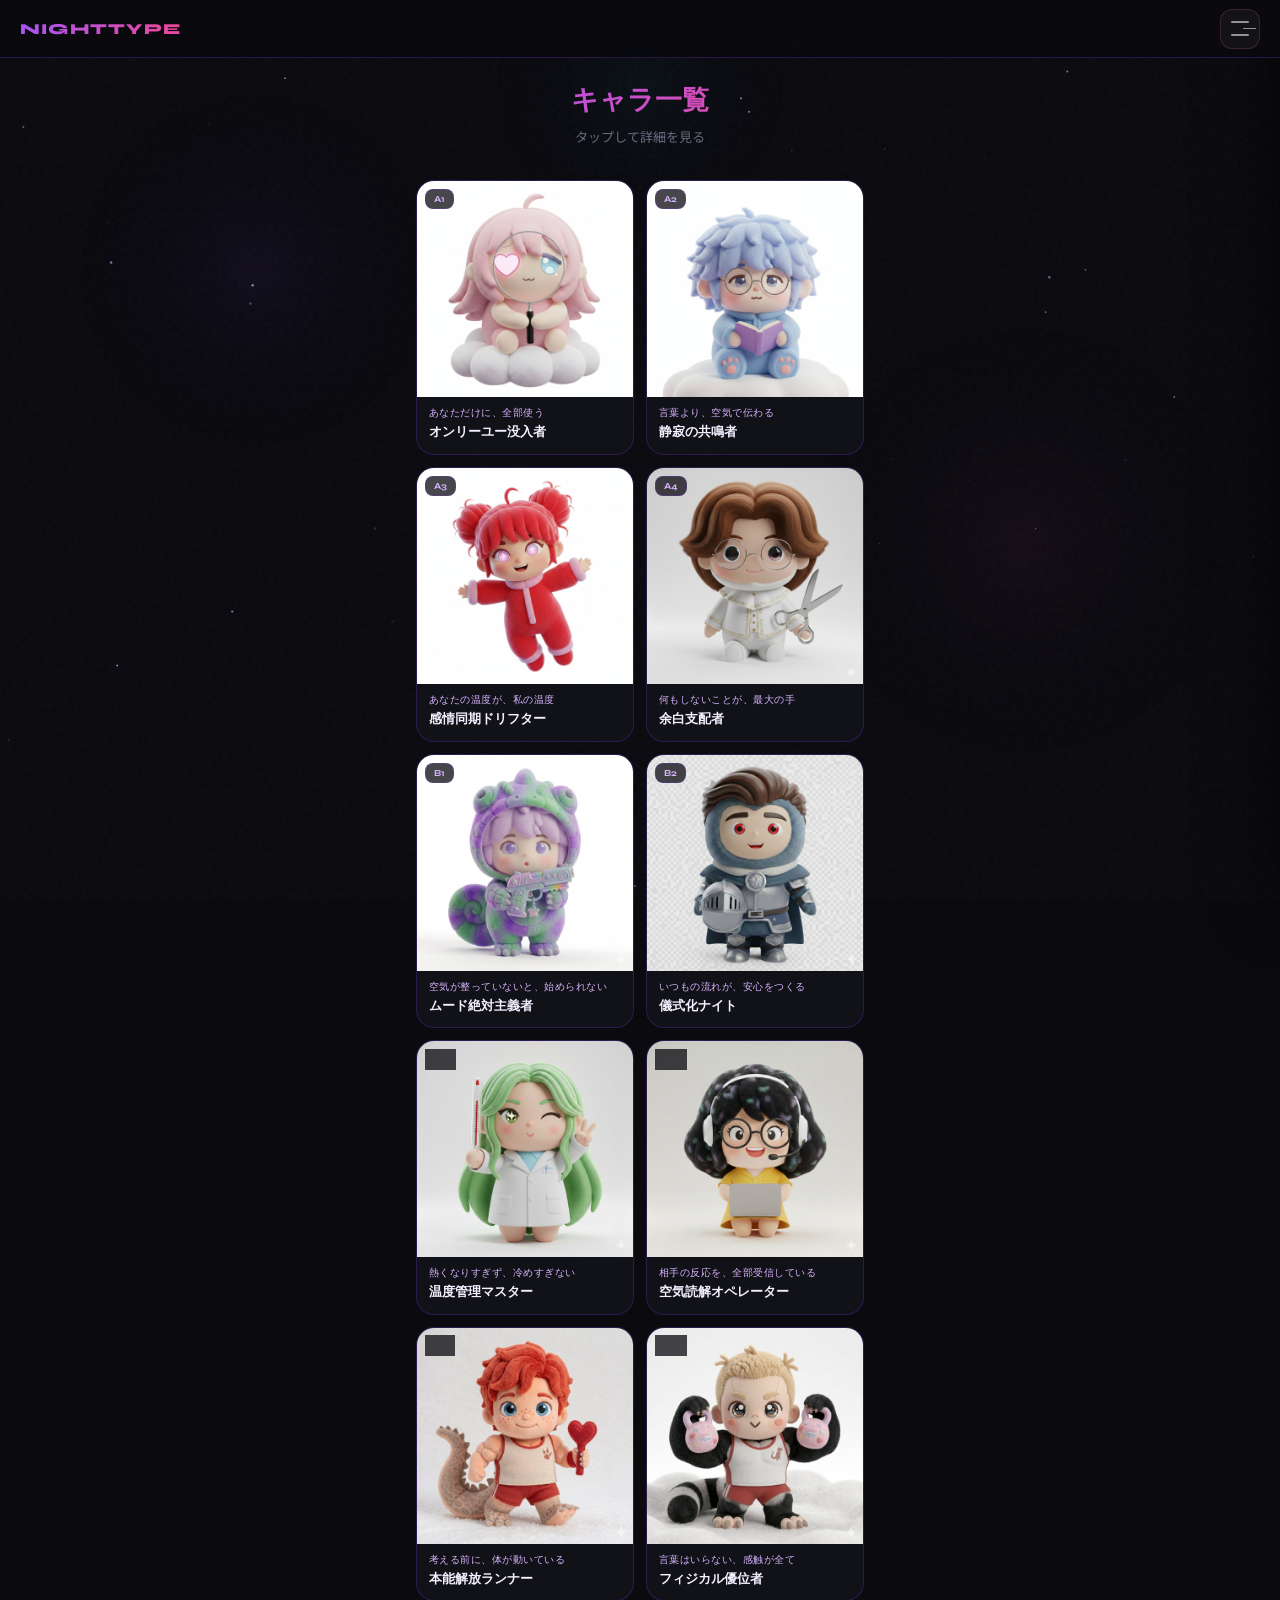
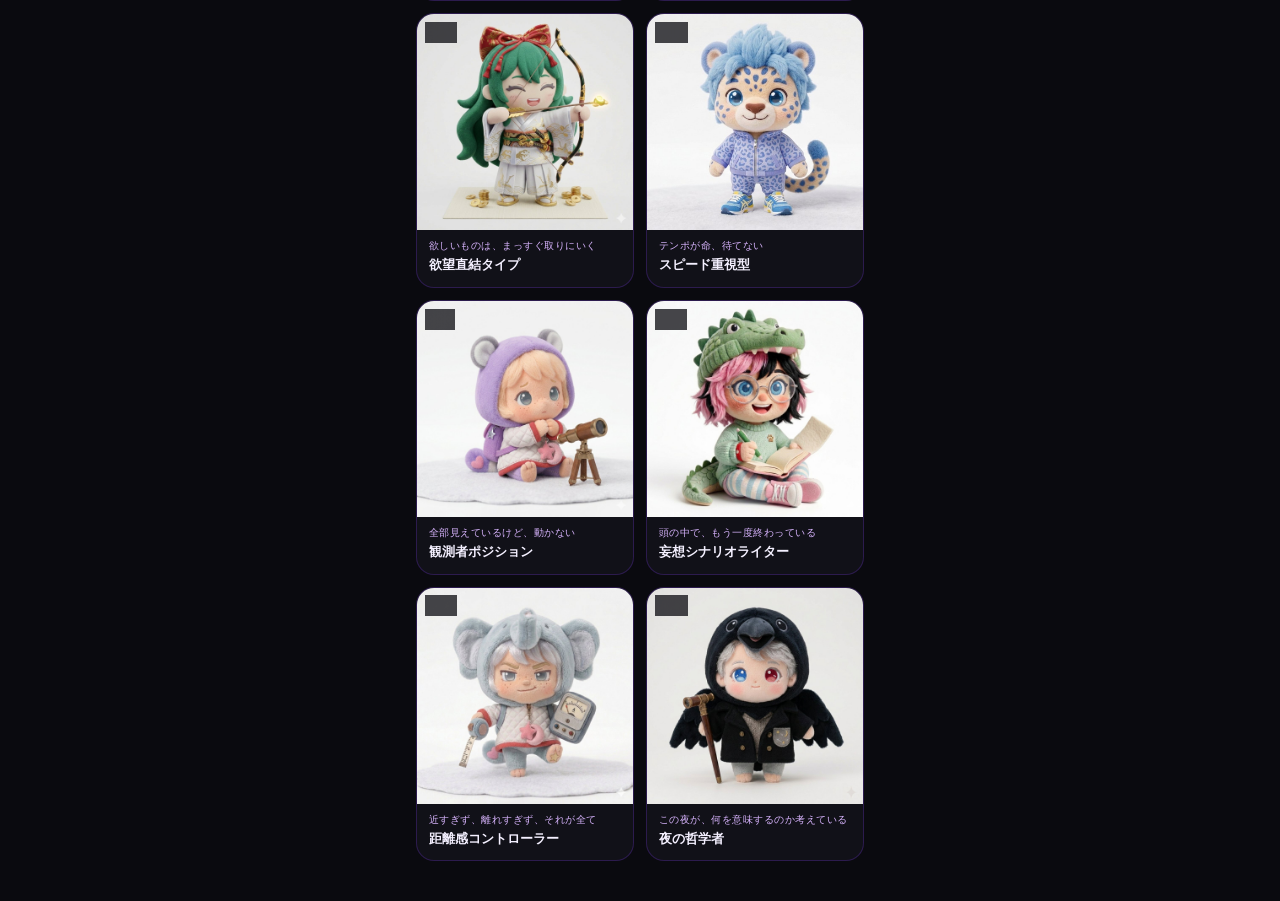
<file: characters.html>
<!DOCTYPE html>
<html lang="ja">
<head>
  <meta charset="UTF-8"/>
  <link rel="icon" href="./favicon.svg" type="image/svg+xml"/>
  <meta name="viewport" content="width=device-width, initial-scale=1.0"/>
  <title>キャラ一覧｜ナイトタイプ</title>
  <link rel="stylesheet" href="./style.css"/>
  <style>
    .chars-grid{display:grid;grid-template-columns:repeat(2,1fr);gap:12px;padding:0 0 40px;}
    .char-card{border-radius:18px;background:var(--surface);border:1px solid var(--border);overflow:hidden;cursor:pointer;transition:all 0.22s;text-decoration:none;color:var(--white);display:block;}
    .char-card:hover{transform:translateY(-4px);box-shadow:0 12px 36px rgba(124,58,237,0.35);border-color:var(--purple-l);}
    .char-img-wrap{width:100%;aspect-ratio:1/1;overflow:hidden;position:relative;background:radial-gradient(circle at 50% 60%,rgba(124,58,237,0.18),rgba(10,10,15,0.9));display:flex;align-items:center;justify-content:center;}
    .char-img-wrap img{width:100%;height:100%;object-fit:cover;}
    .char-img-wrap .char-icon-fb{font-size:4rem;}
    .char-type-code{position:absolute;top:8px;left:8px;background:rgba(10,10,15,0.75);backdrop-filter:blur(8px);border:1px solid var(--border);border-radius:8px;font-family:'Syne',sans-serif;font-size:0.58rem;font-weight:700;color:var(--purple-ll);padding:3px 8px;}
    .char-info{padding:10px 12px 13px;}
    .char-tagline{font-size:0.6rem;color:var(--purple-ll);letter-spacing:0.05em;margin-bottom:4px;font-family:'Syne',sans-serif;}
    .char-name{font-family:'Syne',sans-serif;font-weight:700;font-size:0.8rem;line-height:1.3;}

    /* Modal */
    .modal-overlay{position:fixed;inset:0;z-index:200;background:rgba(0,0,0,0.82);backdrop-filter:blur(12px);display:flex;align-items:flex-end;justify-content:center;opacity:0;pointer-events:none;transition:opacity 0.3s;}
    .modal-overlay.open{opacity:1;pointer-events:all;}
    .modal{width:100%;max-width:480px;background:var(--surface);border-radius:24px 24px 0 0;border:1px solid var(--border);border-bottom:none;padding:0 0 52px;transform:translateY(100%);transition:transform 0.35s cubic-bezier(0.4,0,0.2,1);max-height:92vh;overflow-y:auto;}
    .modal-overlay.open .modal{transform:translateY(0);}
    .modal-handle{width:40px;height:4px;border-radius:2px;background:rgba(255,255,255,0.12);margin:14px auto 0;}
    .modal-top{position:relative;}
    .modal-img{width:100%;max-height:260px;object-fit:contain;padding:16px 48px 0;}
    .modal-img-fb{font-size:5.5rem;text-align:center;padding:24px 0 0;}
    .modal-glow{position:absolute;bottom:0;left:0;right:0;height:80px;background:linear-gradient(transparent,var(--surface));pointer-events:none;}
    .modal-body{padding:16px 22px 0;}
    .modal-code{font-size:0.56rem;letter-spacing:0.28em;text-transform:uppercase;color:var(--muted);margin-bottom:4px;}
    .modal-tagline{font-size:0.72rem;color:var(--purple-ll);font-family:'Syne',sans-serif;margin-bottom:8px;}
    .modal-name{font-family:'Syne',sans-serif;font-weight:800;font-size:1.55rem;line-height:1.15;margin-bottom:10px;background:linear-gradient(135deg,var(--purple-ll),var(--pink-l));-webkit-background-clip:text;-webkit-text-fill-color:transparent;}

    /* プロフィール */
    .profile-row{display:flex;gap:8px;flex-wrap:wrap;margin-bottom:14px;}
    .profile-chip{padding:5px 12px;border-radius:999px;font-size:0.65rem;font-family:'Syne',sans-serif;font-weight:700;}
    .profile-chip.age{background:rgba(124,58,237,0.15);border:1px solid rgba(168,85,247,0.3);color:var(--purple-ll);}
    .profile-chip.mbti{background:rgba(236,72,153,0.12);border:1px solid rgba(236,72,153,0.3);color:var(--pink-l);}
    .keyword-row{display:flex;gap:6px;flex-wrap:wrap;margin-bottom:14px;}
    .keyword-tag{padding:4px 10px;border-radius:6px;background:rgba(255,255,255,0.04);border:1px solid rgba(255,255,255,0.08);font-size:0.62rem;color:var(--muted);}
    .quote-block{padding:12px 16px;border-radius:12px;background:rgba(124,58,237,0.08);border-left:3px solid var(--purple);margin-bottom:14px;font-style:italic;font-size:0.85rem;color:var(--purple-ll);line-height:1.6;}

    .modal-divider{height:1px;background:rgba(255,255,255,0.06);margin:14px 0;}
    .modal-desc{font-size:0.84rem;line-height:1.88;color:#9d99b0;}
    .modal-detail{font-size:0.8rem;line-height:1.85;color:#7a7690;margin-top:10px;padding:12px 14px;border-radius:10px;background:rgba(255,255,255,0.025);border-left:2px solid rgba(124,58,237,0.4);}
    .modal-section-title{font-size:0.58rem;letter-spacing:0.25em;text-transform:uppercase;margin:18px 0 10px;}
    .modal-section-title.g{color:rgba(168,85,247,0.7);}
    .modal-section-title.b{color:rgba(236,72,153,0.7);}
    .compat-chips{display:flex;flex-direction:column;gap:8px;}
    .compat-chip-row{display:flex;align-items:center;gap:10px;padding:10px 12px;border-radius:12px;background:var(--surface2);}
    .compat-chip-row.good{border-left:2px solid rgba(168,85,247,0.5);}
    .compat-chip-row.bad{border-left:2px solid rgba(236,72,153,0.5);}
    .compat-chip-row img{width:36px;height:36px;border-radius:10px;object-fit:cover;flex-shrink:0;}
    .compat-chip-row .cc-icon{width:36px;height:36px;border-radius:10px;background:var(--surface);display:flex;align-items:center;justify-content:center;font-size:1.3rem;flex-shrink:0;}
    .compat-chip-right{flex:1;min-width:0;}
    .compat-chip-name{font-family:'Syne',sans-serif;font-weight:700;font-size:0.75rem;margin-bottom:2px;}
    .compat-chip-reason{font-size:0.66rem;color:var(--muted);line-height:1.5;}
    .modal-close{width:calc(100% - 44px);margin:20px 22px 0;padding:14px;border-radius:12px;background:transparent;border:1px solid var(--border);color:var(--muted);font-family:'Syne',sans-serif;font-size:0.75rem;letter-spacing:0.1em;cursor:pointer;transition:all 0.2s;}
    .modal-close:hover{border-color:var(--purple-l);color:var(--white);}
  </style>
</head>
<body>
<canvas id="bg-canvas"></canvas>
<div class="noise"></div>
<nav class="navbar">
  <a href="index.html" class="nav-logo">NightType</a>
  <button class="hamburger" id="hamburger"><span></span><span></span><span></span></button>
</nav>
<div class="drawer" id="drawer">
  <a href="index.html"><span class="icon">🏠</span>ホーム</a>
  <a href="quiz.html"><span class="icon">🌙</span>診断する</a>
  <a href="characters.html" class="active"><span class="icon">🎴</span>キャラ一覧</a>
  <a href="compat.html"><span class="icon">💜</span>相性チェック</a>
  <a href="matrix.html"><span class="icon">📊</span>相性マトリクス</a>
</div>
<div class="drawer-overlay" id="drawer-overlay"></div>

<div class="page">
  <div style="max-width:480px;margin:0 auto;padding:24px 16px 0;">
    <div class="page-header"><h1>キャラ一覧</h1><p>タップして詳細を見る</p></div>
    <div class="chars-grid" id="charsGrid"></div>
  </div>
</div>

<div class="modal-overlay" id="modalOverlay">
  <div class="modal">
    <div class="modal-handle"></div>
    <div id="modalContent"></div>
    <div style="padding:0 22px 0">
      <a id="modalTypeLink" href="#" style="display:block;padding:14px;border-radius:12px;background:linear-gradient(135deg,rgba(124,58,237,0.2),rgba(236,72,153,0.15));border:1px solid rgba(124,58,237,0.4);color:var(--purple-ll);font-family:'Syne',sans-serif;font-weight:700;font-size:0.75rem;letter-spacing:0.1em;text-align:center;text-decoration:none;margin-bottom:10px;transition:all 0.2s">
        このタイプの詳細ページを見る →
      </a>
    </div>
    <a id="modalTypeLink" href="#" style="display:flex;align-items:center;justify-content:center;gap:6px;margin:14px 22px 0;padding:13px;border-radius:12px;border:none;background:linear-gradient(135deg,rgba(124,58,237,0.8),rgba(236,72,153,0.7));color:#fff;font-family:'Syne',sans-serif;font-weight:700;font-size:0.75rem;letter-spacing:0.1em;text-decoration:none">
      📖 このタイプの詳細を見る →
    </a>
    <button class="modal-close" id="modalClose">閉じる</button>
  </div>
</div>

<script src="./types.js"></script>
<script src="./common.js"></script>
<script>
const grid=document.getElementById('charsGrid');
const overlay=document.getElementById('modalOverlay');
const modalContent=document.getElementById('modalContent');

Object.entries(types).forEach(([code,d],i)=>{
  const card=document.createElement('a');
  card.id=code; card.className='char-card'; card.href='type.html?type='+code;
  card.style.cssText=`opacity:0;animation:popIn 0.5s ease ${0.04*i}s forwards`;
  card.innerHTML=`
    <div class="char-img-wrap">
      ${d.image?`<img src="${d.image}" alt="${d.name}" loading="lazy"/>`:`<div class="char-icon-fb">${d.icon}</div>`}
      <div class="char-type-code">${code}</div>
    </div>
    <div class="char-info">
      <div class="char-tagline">${d.tagline}</div>
      <div class="char-name">${d.name}</div>
    </div>`;
  card.addEventListener('click',e=>{e.preventDefault();openModal(code);});
  card.setAttribute('data-type',code);
  grid.appendChild(card);
});

if(location.hash){const c=location.hash.slice(1);if(types[c])setTimeout(()=>openModal(c),400);}

function openModal(code){
  const d=types[code];
  const keywords=(d.keyword||[]).map(k=>`<span class="keyword-tag">${k}</span>`).join('');
  const goodChips=d.good.map(c=>{
    const t=types[c];
    return `<div class="compat-chip-row good">
      ${t.image?`<img src="${t.image}" alt="">`:`<div class="cc-icon">${t.icon}</div>`}
      <div class="compat-chip-right">
        <div class="compat-chip-name">${t.name}</div>
        <div class="compat-chip-reason">${t.tagline}</div>
      </div></div>`;
  }).join('');
  const badChips=d.bad.map(c=>{
    const t=types[c];
    return `<div class="compat-chip-row bad">
      ${t.image?`<img src="${t.image}" alt="">`:`<div class="cc-icon">${t.icon}</div>`}
      <div class="compat-chip-right">
        <div class="compat-chip-name">${t.name}</div>
        <div class="compat-chip-reason">${t.tagline}</div>
      </div></div>`;
  }).join('');

  modalContent.innerHTML=`
    <div class="modal-top">
      ${d.image?`<img class="modal-img" src="${d.image}" alt="${d.name}"/>`:`<div class="modal-img-fb">${d.icon}</div>`}
      <div class="modal-glow"></div>
    </div>
    <div class="modal-body">
      <div class="modal-code">${code}</div>
      <div class="modal-tagline">"${d.tagline}"</div>
      <div class="modal-name">${d.name}</div>
      <div class="profile-row">
        ${d.age?`<span class="profile-chip age">推定${d.age}歳</span>`:''}
        ${d.mbti?`<span class="profile-chip mbti">${d.mbti}</span>`:''}
      </div>
      ${d.keyword?`<div class="keyword-row">${keywords}</div>`:''}
      ${d.quote?`<div class="quote-block">${d.quote}</div>`:''}
      <div class="modal-divider"></div>
      <p class="modal-desc">${d.description}</p>
      <div class="modal-detail">${d.detail}</div>
      <div class="modal-section-title g">◇ 相性がいいタイプ</div>
      <div class="compat-chips">${goodChips}</div>
      ${d.goodReason?`<p style="font-size:0.7rem;color:var(--muted);margin-top:8px;line-height:1.6;padding:0 2px">${d.goodReason}</p>`:''}
      <div class="modal-section-title b">◇ 刺激が強すぎるタイプ</div>
      <div class="compat-chips">${badChips}</div>
      ${d.badReason?`<p style="font-size:0.7rem;color:var(--muted);margin-top:8px;line-height:1.6;padding:0 2px">${d.badReason}</p>`:''}
    </div>`;
  document.getElementById('modalTypeLink').href = 'type/'+code+'.html';
  const tLink=document.getElementById('modalTypeLink');if(tLink)tLink.href='type.html?type='+code;
  overlay.classList.add('open');
  document.body.style.overflow='hidden';
}

document.getElementById('modalClose').addEventListener('click',closeModal);
overlay.addEventListener('click',e=>{if(e.target===overlay)closeModal();});
function closeModal(){overlay.classList.remove('open');document.body.style.overflow='';}
</script>
</body>
</html>
</file>
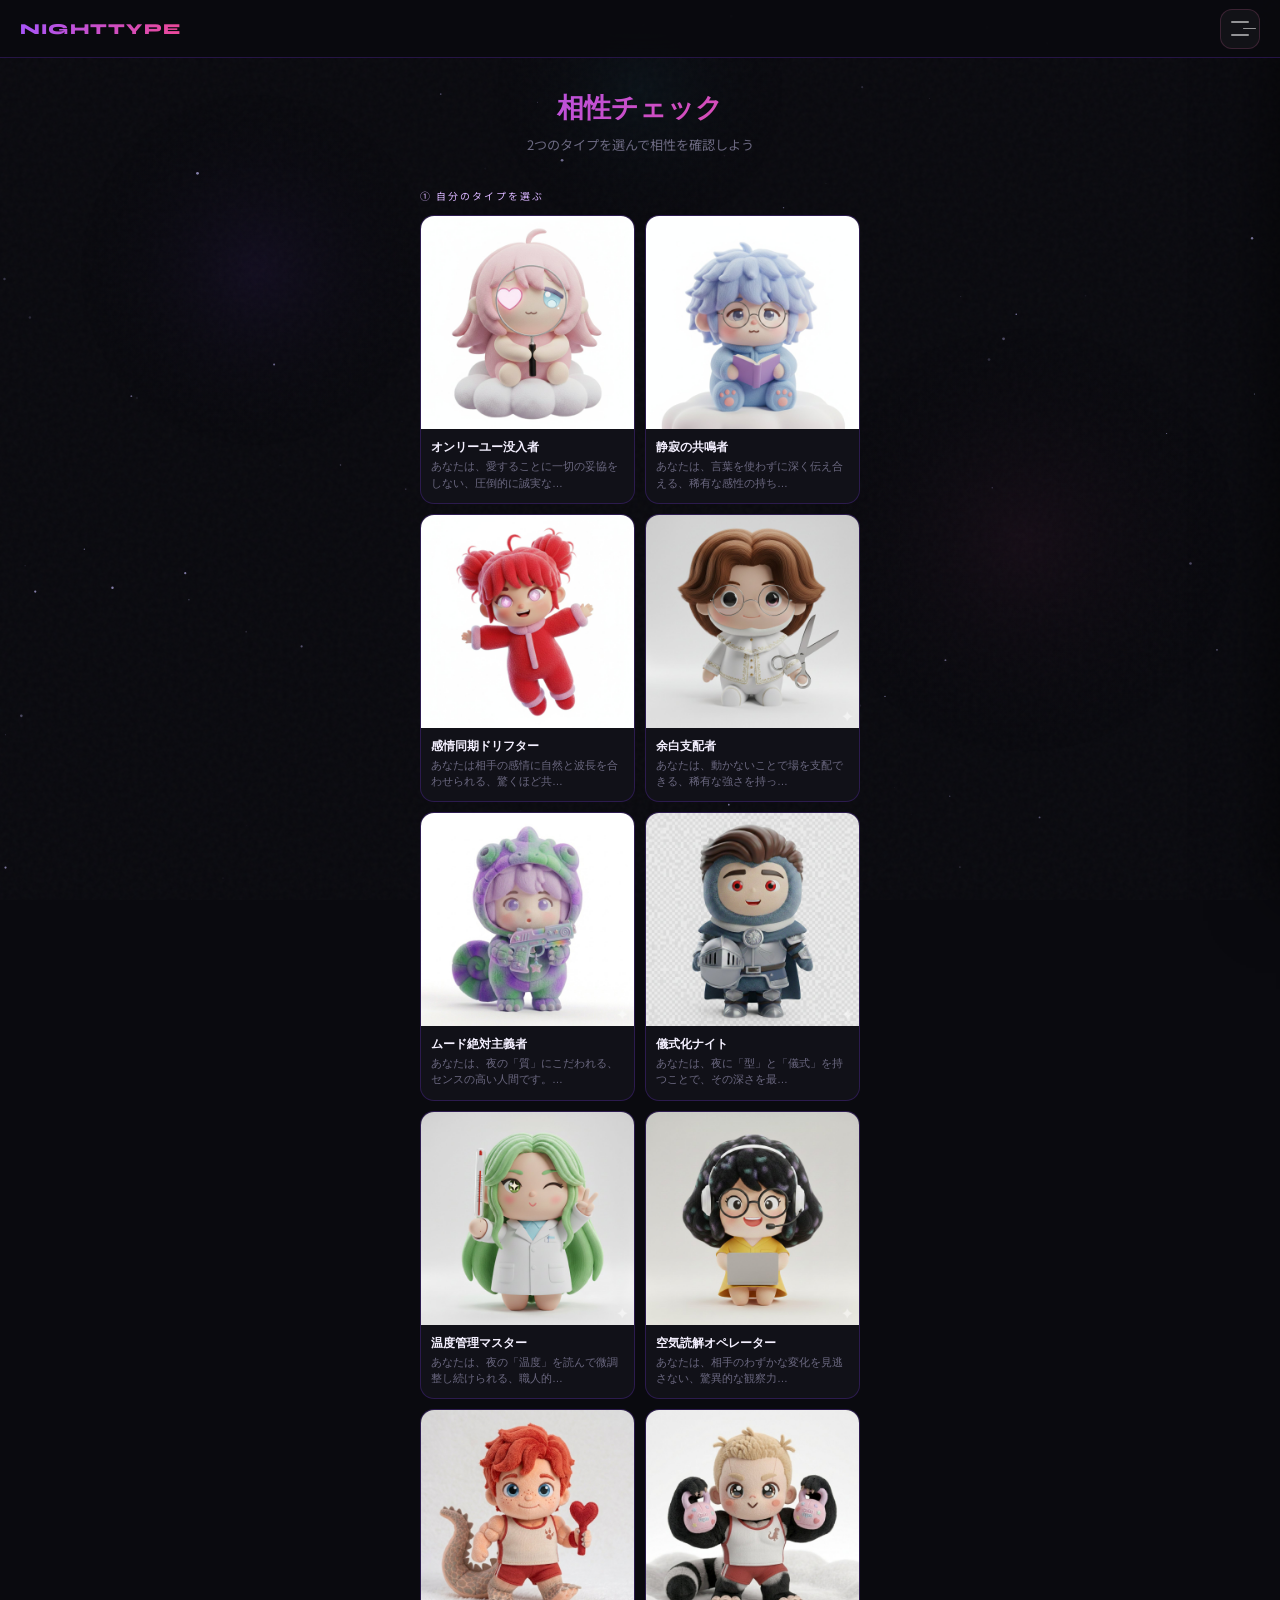
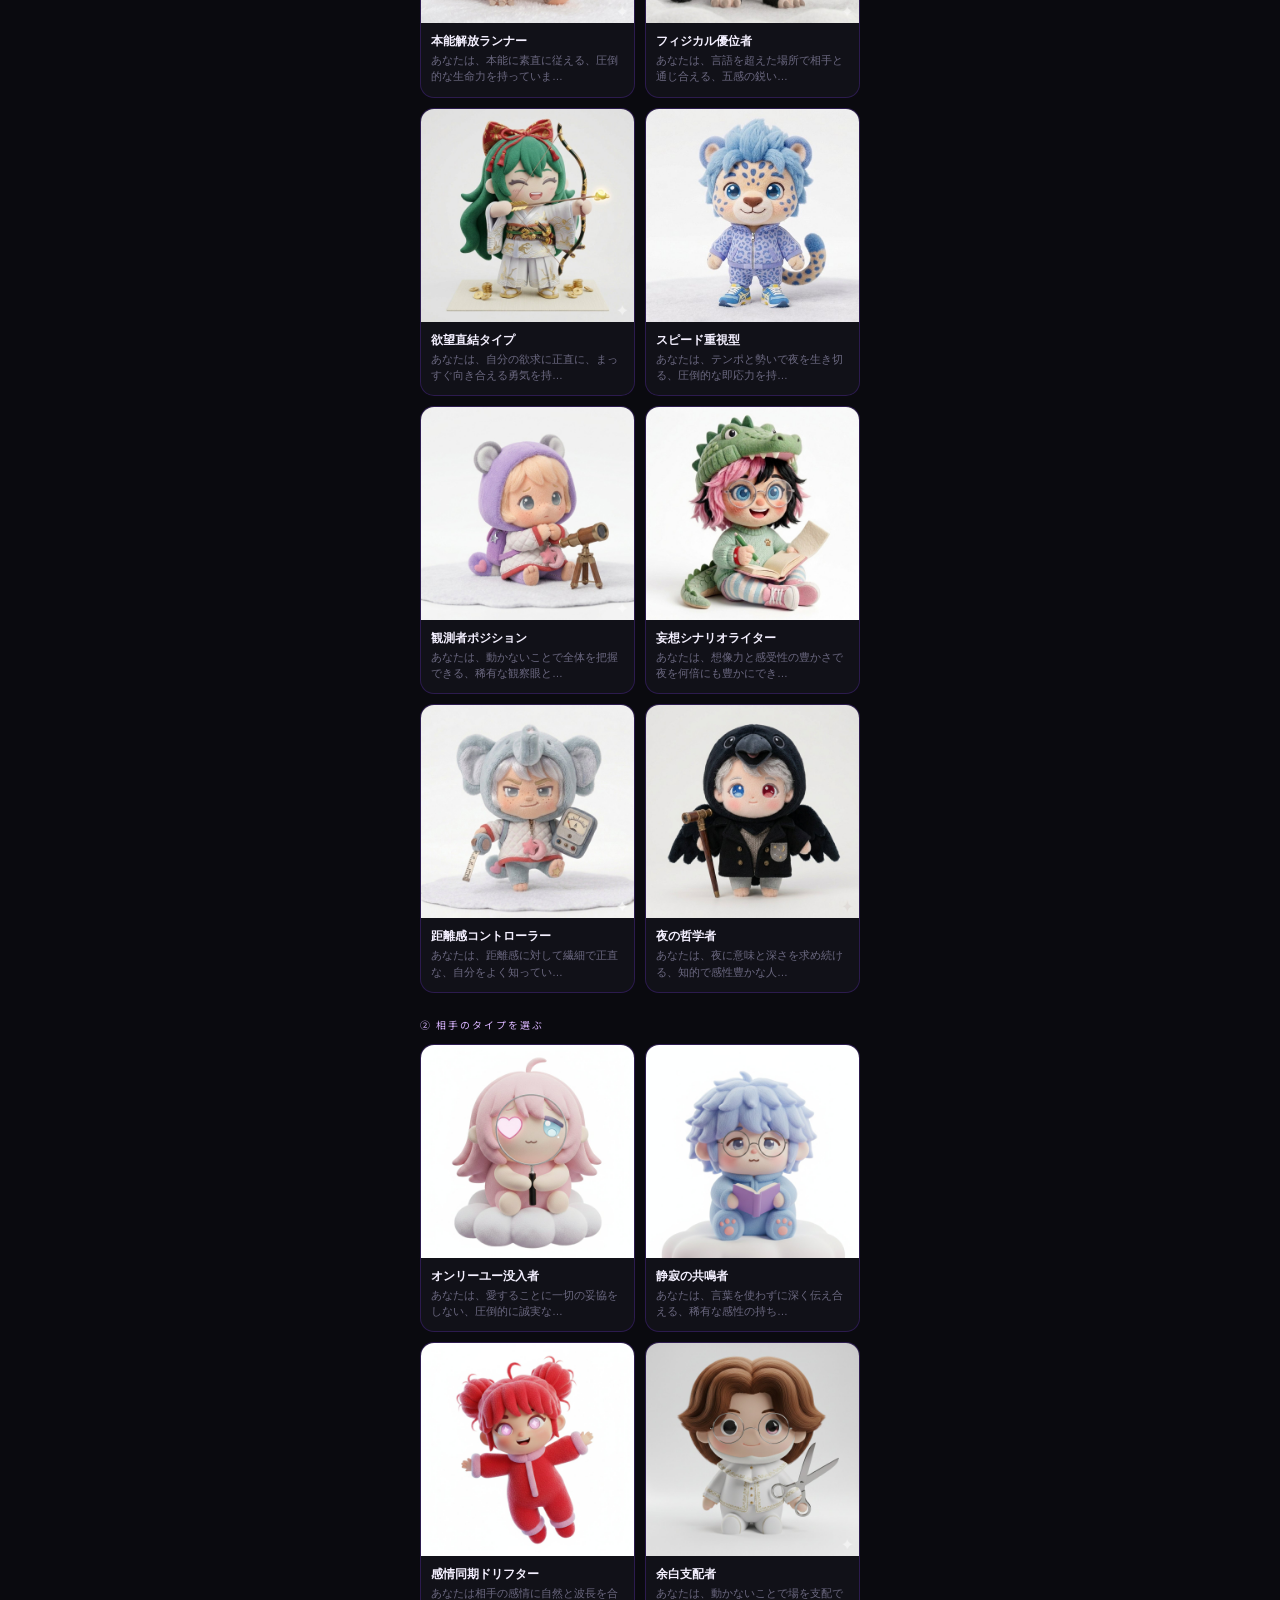
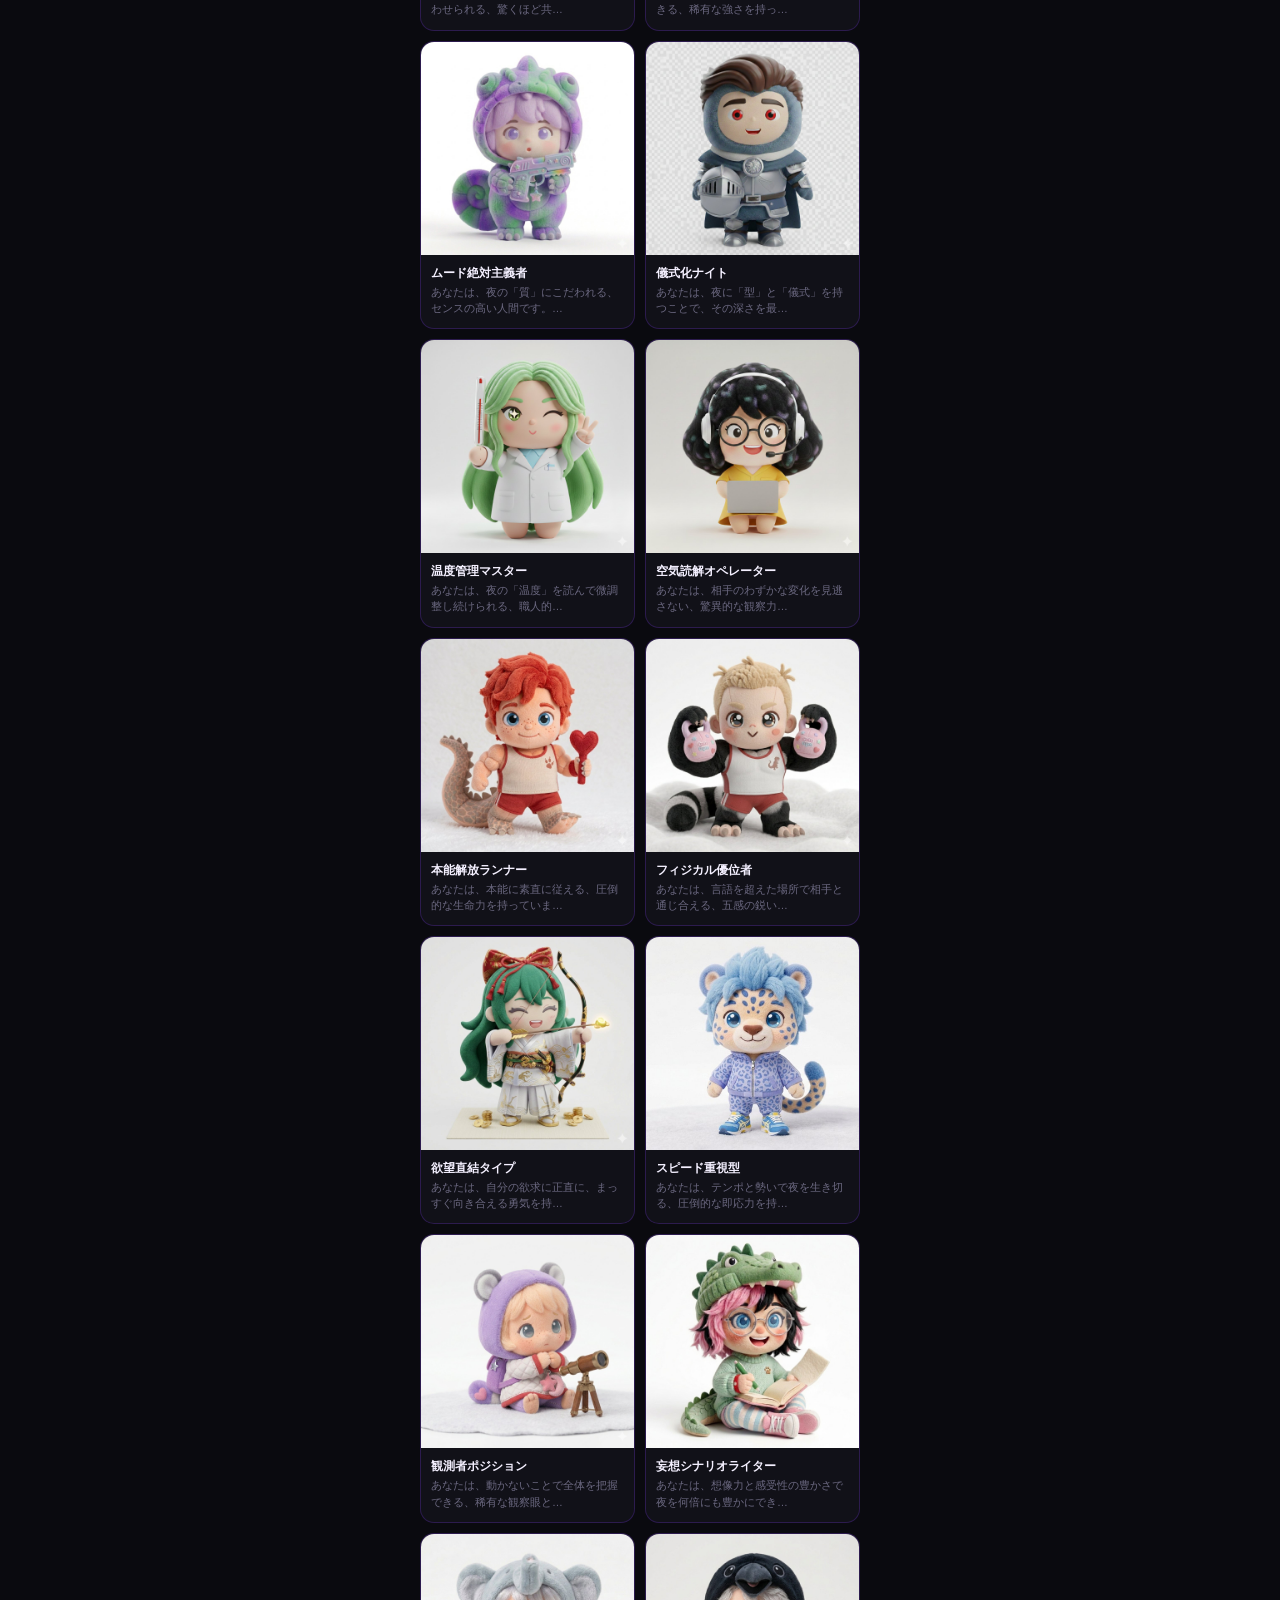
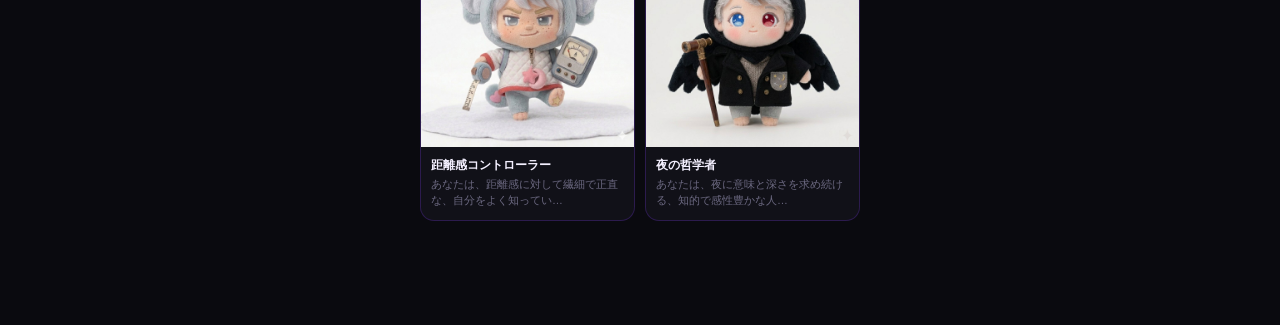
<file: compat.html>
<!DOCTYPE html>
<html lang="ja">
<head>
  <meta charset="UTF-8"/>
  <link rel="icon" href="./favicon.svg" type="image/svg+xml"/>

  <meta name="viewport" content="width=device-width, initial-scale=1.0"/>
  <title>相性チェック｜ナイトタイプ</title>
  <link rel="stylesheet" href="./style.css"/>
  <style>
    .type-grid { display:grid; grid-template-columns:repeat(2,1fr); gap:10px; margin-bottom:24px; opacity:0; animation:popIn 0.6s ease 0.35s forwards; }
    .type-btn {
      padding:0; border-radius:14px; border:1px solid var(--border);
      background:var(--surface); cursor:pointer; transition:all 0.2s;
      overflow:hidden; text-align:left; color:var(--white);
      display:flex; flex-direction:column;
    }
    .type-btn:hover { border-color:var(--purple-l); background:rgba(124,58,237,0.1); }
    .type-btn.selected { border-color:var(--purple-l); background:rgba(124,58,237,0.2); box-shadow:0 0 16px rgba(124,58,237,0.3); }
    .tb-img { width:100%; aspect-ratio:1/1; object-fit:cover; display:block; }
    .tb-img-icon { width:100%; aspect-ratio:1/1; display:flex; align-items:center; justify-content:center; font-size:2.8rem; background:var(--surface2); }
    .tb-body { padding:10px 10px 12px; }
    .tb-name { font-family:'Syne',sans-serif; font-weight:700; font-size:0.75rem; display:block; margin-bottom:3px; }
    .tb-desc { font-size:0.65rem; color:var(--muted); line-height:1.4; }

    .compat-result { border-radius:20px; background:var(--surface); border:1px solid var(--border); padding:24px 20px; display:none; }
    .compat-result.show { display:block; animation:popIn 0.5s ease forwards; }
    .compat-result::before { content:''; display:block; height:2px; margin:-24px -20px 20px; background:linear-gradient(90deg,var(--purple),var(--pink),var(--cyan)); }
    .cr-pair { display:flex; align-items:center; justify-content:center; gap:16px; margin-bottom:20px; }
    .cr-type { display:flex; flex-direction:column; align-items:center; gap:6px; }
    .cr-type img { width:72px; height:72px; border-radius:50%; object-fit:cover; border:2px solid var(--border); }
    .cr-type .icon-fb { width:72px; height:72px; border-radius:50%; display:flex; align-items:center; justify-content:center; font-size:2.2rem; background:var(--surface2); border:2px solid var(--border); }
    .cr-type .name { font-family:'Syne',sans-serif; font-size:0.68rem; font-weight:700; color:var(--purple-ll); text-align:center; max-width:80px; line-height:1.3; }
    .cr-arrow { font-size:1.4rem; color:var(--pink); }
    .cr-score { text-align:center; margin-bottom:20px; }
    .cr-score .hearts { font-size:1.5rem; letter-spacing:4px; margin-bottom:6px; }
    .cr-score .label { font-family:'Syne',sans-serif; font-size:0.68rem; letter-spacing:0.15em; text-transform:uppercase; color:var(--muted); }
    .cr-comment { font-size:0.85rem; line-height:1.8; color:#9d99b0; padding:16px; border-radius:12px; background:var(--surface2); border-left:3px solid var(--purple); }
  </style>
  <!-- Google Analytics (GA_MEASUREMENT_IDをご自身のIDに置き換えてください) -->
  <script async src="https://www.googletagmanager.com/gtag/js?id=GA_MEASUREMENT_ID"></script>
  <script>
    window.dataLayer = window.dataLayer || [];
    function gtag(){dataLayer.push(arguments);}
    gtag('js', new Date());
    gtag('config', 'GA_MEASUREMENT_ID');
  </script>
</head>
<body>
<canvas id="bg-canvas"></canvas>
<div class="noise"></div>
<nav class="navbar">
  <a href="index.html" class="nav-logo">NightType</a>
  <button class="hamburger" id="hamburger"><span></span><span></span><span></span></button>
</nav>
<div class="drawer" id="drawer">
  <a href="index.html"><span class="icon">🏠</span>ホーム</a>
  <a href="quiz.html"><span class="icon">🌙</span>診断する</a>
  <a href="characters.html"><span class="icon">🎴</span>キャラ一覧</a>
  <a href="compat.html" class="active"><span class="icon">💜</span>相性チェック</a>
  <a href="matrix.html"><span class="icon">📊</span>相性マトリクス</a>
</div>
<div class="drawer-overlay" id="drawer-overlay"></div>

<div class="page">
  <div class="compat-page">
    <div class="page-header">
      <h1>相性チェック</h1>
      <p>2つのタイプを選んで相性を確認しよう</p>
    </div>
    <p class="selector-label">① 自分のタイプを選ぶ</p>
    <div class="type-grid" id="grid1"></div>
    <p class="selector-label" style="animation-delay:0.4s">② 相手のタイプを選ぶ</p>
    <div class="type-grid" id="grid2"></div>
    <div class="compat-result" id="compatResult">
      <div class="cr-pair">
        <div class="cr-type"><div id="crVis1"></div><span class="name" id="crName1">—</span></div>
        <div class="cr-arrow">⟷</div>
        <div class="cr-type"><div id="crVis2"></div><span class="name" id="crName2">—</span></div>
      </div>
      <div class="cr-score">
        <div class="hearts" id="crHearts">💜💜💜</div>
        <div class="label" id="crLabel">相性スコア</div>
      </div>
      <p class="cr-comment" id="crComment">—</p>
    </div>
  </div>
</div>

<script src="./types.js"></script>
<script>
const typeKeys=Object.keys(types);
let sel1=null, sel2=null;
const heartMap={
  5:{hearts:'💜💜💜💜💜',label:'最高の相性 ★★★★★'},
  4:{hearts:'💜💜💜💜🤍',label:'とても良い相性 ★★★★☆'},
  3:{hearts:'💜💜💜🤍🤍',label:'普通の相性 ★★★☆☆'},
  2:{hearts:'💜💜🤍🤍🤍',label:'少し難しい ★★☆☆☆'},
  1:{hearts:'💜🤍🤍🤍🤍',label:'刺激が強い ★☆☆☆☆'}
};

function buildGrid(gridId, which){
  const grid=document.getElementById(gridId);
  typeKeys.forEach(key=>{
    const d=types[key];
    const btn=document.createElement('button');
    btn.className='type-btn'; btn.dataset.key=key;
    btn.innerHTML=`
      ${d.image?`<img class="tb-img" src="${d.image}" alt="${d.name}" loading="lazy"/>`:
                `<div class="tb-img-icon">${d.icon}</div>`}
      <div class="tb-body">
        <span class="tb-name">${d.name}</span>
        <span class="tb-desc">${d.description.slice(0,28)}…</span>
      </div>`;
    btn.addEventListener('click',()=>{
      grid.querySelectorAll('.type-btn').forEach(b=>b.classList.remove('selected'));
      btn.classList.add('selected');
      if(which===1) sel1=key; else sel2=key;
      if(sel1&&sel2) showResult();
    });
    grid.appendChild(btn);
  });
}

function visHtml(code){
  const d=types[code];
  return d.image ? `<img src="${d.image}" style="width:72px;height:72px;border-radius:50%;object-fit:cover;border:2px solid rgba(124,58,237,0.4);">`
                 : `<div class="icon-fb">${d.icon}</div>`;
}

function showResult(){
  const score=getCompat(sel1,sel2);
  const d1=types[sel1], d2=types[sel2];
  const hm=heartMap[score];
  document.getElementById('crVis1').innerHTML=visHtml(sel1);
  document.getElementById('crName1').textContent=d1.name;
  document.getElementById('crVis2').innerHTML=visHtml(sel2);
  document.getElementById('crName2').textContent=d2.name;
  document.getElementById('crHearts').textContent=hm.hearts;
  document.getElementById('crLabel').textContent=hm.label;
  document.getElementById('crComment').textContent=getCompatComment(score);
  const res=document.getElementById('compatResult');
  res.classList.remove('show'); void res.offsetWidth;
  res.classList.add('show');
  res.scrollIntoView({behavior:'smooth',block:'nearest'});
}

buildGrid('grid1',1);
buildGrid('grid2',2);

// 診断結果から自動選択
const saved=JSON.parse(localStorage.getItem('nightTypeScores'));
if(saved){
  const myType=Object.keys(saved).reduce((a,b)=>saved[a]>saved[b]?a:b);
  const btn=document.querySelector(`#grid1 [data-key="${myType}"]`);
  if(btn) btn.click();
}
</script>
<script src="./common.js"></script>
</body>
</html>
</file>
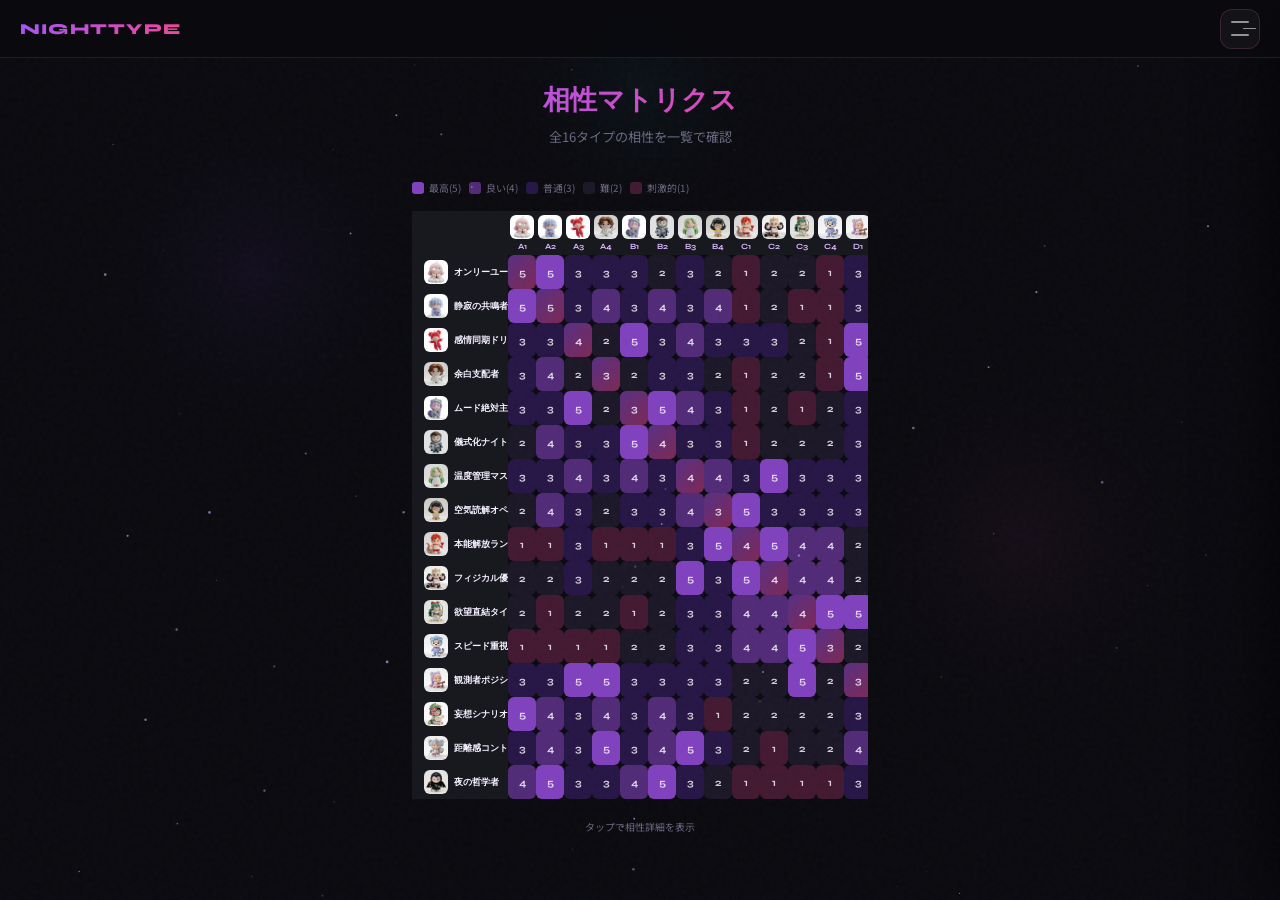
<file: matrix.html>
<!DOCTYPE html>
<html lang="ja">
<head>
  <meta charset="UTF-8"/>
  <link rel="icon" href="./favicon.svg" type="image/svg+xml"/>
  <meta name="viewport" content="width=device-width, initial-scale=1.0"/>
  <title>相性マトリクス｜ナイトタイプ</title>
  <link rel="stylesheet" href="./style.css"/>
  <style>
    .matrix-wrap{max-width:480px;margin:0 auto;padding:24px 12px 60px;}
    .matrix-scroll{overflow-x:auto;-webkit-overflow-scrolling:touch;padding-bottom:8px;}
    .matrix-table{border-collapse:collapse;min-width:520px;}
    .matrix-table th,.matrix-table td{width:34px;height:34px;text-align:center;vertical-align:middle;font-size:0.6rem;}
    .matrix-table th{background:var(--surface2);color:var(--muted);font-family:'Syne',sans-serif;font-weight:700;font-size:0.55rem;position:sticky;}
    .matrix-table th:first-child{left:0;z-index:10;width:80px;text-align:left;padding-left:8px;background:var(--surface2);}
    .row-header{display:flex;align-items:center;gap:6px;padding:4px 0 4px 4px;}
    .row-header img,.col-header img{width:24px;height:24px;border-radius:6px;object-fit:cover;}
    .row-header .rh-name{font-size:0.58rem;color:var(--white);font-family:'Syne',sans-serif;font-weight:700;white-space:nowrap;}
    .col-header{display:flex;flex-direction:column;align-items:center;gap:3px;padding:4px 2px;}
    .col-header .ch-code{font-size:0.5rem;color:var(--purple-ll);}
    .score-cell{border-radius:6px;cursor:pointer;transition:all 0.15s;position:relative;}
    .score-cell:hover{transform:scale(1.15);z-index:5;}
    .score-cell.s5{background:rgba(168,85,247,0.75);}
    .score-cell.s4{background:rgba(168,85,247,0.45);}
    .score-cell.s3{background:rgba(124,58,237,0.25);}
    .score-cell.s2{background:rgba(100,80,140,0.2);}
    .score-cell.s1{background:rgba(236,72,153,0.25);}
    .score-cell.self{background:linear-gradient(135deg,rgba(168,85,247,0.5),rgba(236,72,153,0.5));}
    .score-num{font-family:'Syne',sans-serif;font-weight:700;font-size:0.65rem;color:rgba(255,255,255,0.8);}
    .legend{display:flex;gap:8px;flex-wrap:wrap;margin-bottom:16px;}
    .legend-item{display:flex;align-items:center;gap:5px;font-size:0.62rem;color:var(--muted);}
    .legend-dot{width:12px;height:12px;border-radius:3px;}

    /* tooltip */
    .tooltip{
      position:fixed;z-index:999;
      background:rgba(17,17,24,0.97);border:1px solid var(--border);
      border-radius:12px;padding:10px 14px;max-width:200px;
      pointer-events:none;opacity:0;transition:opacity 0.15s;
      font-size:0.72rem;line-height:1.6;color:var(--white);
    }
    .tooltip.show{opacity:1;}
    .tooltip .tt-names{font-family:'Syne',sans-serif;font-weight:700;font-size:0.68rem;color:var(--purple-ll);margin-bottom:4px;}
    .tooltip .tt-score{display:flex;align-items:center;gap:6px;margin-bottom:4px;}
    .tooltip .tt-hearts{letter-spacing:2px;font-size:0.75rem;}
    .tooltip .tt-comment{font-size:0.65rem;color:var(--muted);}
  </style>
</head>
<body>
<canvas id="bg-canvas"></canvas>
<div class="noise"></div>
<nav class="navbar">
  <a href="index.html" class="nav-logo">NightType</a>
  <button class="hamburger" id="hamburger"><span></span><span></span><span></span></button>
</nav>
<div class="drawer" id="drawer">
  <a href="index.html"><span class="icon">🏠</span>ホーム</a>
  <a href="quiz.html"><span class="icon">🌙</span>診断する</a>
  <a href="characters.html"><span class="icon">🎴</span>キャラ一覧</a>
  <a href="compat.html"><span class="icon">💜</span>相性チェック</a>
  <a href="matrix.html" class="active"><span class="icon">📊</span>相性マトリクス</a>
</div>
<div class="drawer-overlay" id="drawer-overlay"></div>

<div class="page">
  <div class="matrix-wrap">
    <div class="page-header">
      <h1>相性マトリクス</h1>
      <p>全16タイプの相性を一覧で確認</p>
    </div>

    <div class="legend">
      <div class="legend-item"><div class="legend-dot" style="background:rgba(168,85,247,0.75)"></div>最高(5)</div>
      <div class="legend-item"><div class="legend-dot" style="background:rgba(168,85,247,0.45)"></div>良い(4)</div>
      <div class="legend-item"><div class="legend-dot" style="background:rgba(124,58,237,0.25)"></div>普通(3)</div>
      <div class="legend-item"><div class="legend-dot" style="background:rgba(100,80,140,0.2)"></div>難(2)</div>
      <div class="legend-item"><div class="legend-dot" style="background:rgba(236,72,153,0.25)"></div>刺激的(1)</div>
    </div>

    <div class="matrix-scroll">
      <table class="matrix-table" id="matrixTable"></table>
    </div>
    <p style="font-size:0.62rem;color:var(--muted);margin-top:12px;text-align:center">タップで相性詳細を表示</p>
  </div>
</div>

<!-- Tooltip -->
<div class="tooltip" id="tooltip">
  <div class="tt-names" id="ttNames"></div>
  <div class="tt-score"><span class="tt-hearts" id="ttHearts"></span></div>
  <div class="tt-comment" id="ttComment"></div>
</div>

<script src="./types.js"></script>
<script src="./common.js"></script>
<script>
const keys=Object.keys(types);
const table=document.getElementById('matrixTable');
const tooltip=document.getElementById('tooltip');
const heartMap={5:'💜💜💜💜💜',4:'💜💜💜💜🤍',3:'💜💜💜🤍🤍',2:'💜💜🤍🤍🤍',1:'💜🤍🤍🤍🤍'};

// ヘッダー行
const thead=document.createElement('thead');
const headerRow=document.createElement('tr');
const emptyTh=document.createElement('th'); emptyTh.textContent='';
headerRow.appendChild(emptyTh);
keys.forEach(k=>{
  const th=document.createElement('th');
  const d=types[k];
  th.innerHTML=`<div class="col-header">${d.image?`<img src="${d.image}" alt="">`:`<span style="font-size:1rem">${d.icon}</span>`}<span class="ch-code">${k}</span></div>`;
  headerRow.appendChild(th);
});
thead.appendChild(headerRow);
table.appendChild(thead);

// データ行
const tbody=document.createElement('tbody');
keys.forEach(rowKey=>{
  const tr=document.createElement('tr');
  const rd=types[rowKey];
  // 行ヘッダー
  const th=document.createElement('th');
  th.innerHTML=`<div class="row-header">${rd.image?`<img src="${rd.image}" alt="">`:`<span style="font-size:1.1rem">${rd.icon}</span>`}<span class="rh-name">${rd.name.slice(0,6)}</span></div>`;
  tr.appendChild(th);

  keys.forEach(colKey=>{
    const td=document.createElement('td');
    const score=getCompat(rowKey,colKey);
    const isSelf=rowKey===colKey;
    td.className=`score-cell ${isSelf?'self':'s'+score}`;
    td.innerHTML=`<span class="score-num">${score}</span>`;
    td.addEventListener('click',e=>{
      const r=types[rowKey], c=types[colKey];
      document.getElementById('ttNames').textContent=`${r.name} × ${c.name}`;
      document.getElementById('ttHearts').textContent=heartMap[score];
      document.getElementById('ttComment').textContent=getCompatComment(score);
      const rect=td.getBoundingClientRect();
      let top=rect.bottom+8+window.scrollY;
      let left=rect.left+window.scrollX;
      if(left+200>window.innerWidth) left=window.innerWidth-210;
      tooltip.style.top=top+'px'; tooltip.style.left=left+'px';
      tooltip.classList.add('show');
      e.stopPropagation();
    });
    tr.appendChild(td);
  });
  tbody.appendChild(tr);
});
table.appendChild(tbody);

document.addEventListener('click',()=>tooltip.classList.remove('show'));
</script>
</body>
</html>
</file>
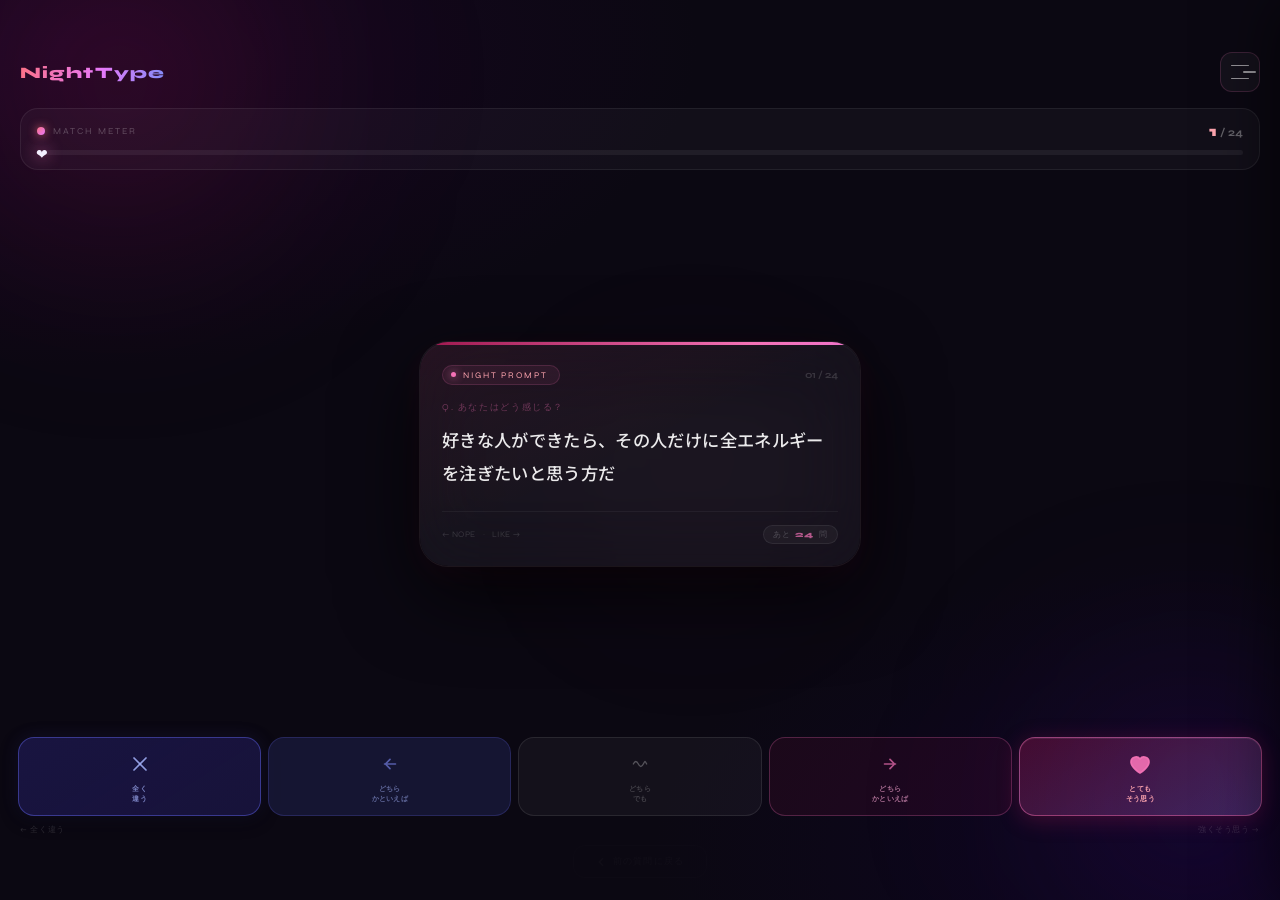
<file: quiz.html>
<!DOCTYPE html>
<html lang="ja">
<head>
  <meta charset="UTF-8"/>
  <link rel="icon" href="./favicon.svg" type="image/svg+xml"/>
  <meta name="viewport" content="width=device-width, initial-scale=1.0"/>
  <title>診断｜ナイトタイプ</title>
  <link href="https://fonts.googleapis.com/css2?family=Syne:wght@700;800&family=Noto+Sans+JP:wght@300;400;500;700&display=swap" rel="stylesheet"/>
  <link rel="stylesheet" href="./style.css"/>
  <style>
    *, *::before, *::after { box-sizing: border-box; -webkit-tap-highlight-color: transparent; }
    body { overflow: hidden; font-family: 'Noto Sans JP', sans-serif; background: #0b0812; }

    /* ══ BG ══ */
    .qbg {
      position: fixed; inset: 0; z-index: 0; overflow: hidden;
      background:
        radial-gradient(ellipse 90% 65% at 5%  5%,  #190623 0%, transparent 55%),
        radial-gradient(ellipse 80% 60% at 95% 95%, #0e0522 0%, transparent 55%),
        #0b0812;
    }
    .qbg-orb {
      position: absolute; border-radius: 50%; filter: blur(100px);
      animation: oFloat 18s ease-in-out infinite;
    }
    .qbg-orb:nth-child(1){ width:500px;height:500px;top:-170px;left:-130px;animation-delay:0s;
      background:radial-gradient(circle,rgba(175,20,78,0.28),transparent 62%); }
    .qbg-orb:nth-child(2){ width:420px;height:420px;bottom:-110px;right:-120px;animation-delay:-7s;
      background:radial-gradient(circle,rgba(88,20,175,0.22),transparent 62%); }
    .qbg-orb:nth-child(3){ width:260px;height:260px;top:40%;left:44%;animation-delay:-13s;
      background:radial-gradient(circle,rgba(200,45,115,0.1),transparent 62%); }
    @keyframes oFloat{
      0%,100%{ transform:translate(0,0) scale(1); }
      38%{ transform:translate(28px,-30px) scale(1.06); }
      72%{ transform:translate(-22px,22px) scale(0.94); }
    }

    /* ══ LAYOUT ══ */
    .qpage { position:fixed;inset:0;z-index:1;display:flex;flex-direction:column; }

    /* ══ TOPBAR ══ */
    .qtop { flex-shrink:0; padding:52px 20px 0; }
    .qtop-row { display:flex;justify-content:space-between;align-items:center;margin-bottom:16px; }
    .qtop-logo {
      font-family:'Syne',sans-serif;font-weight:800;font-size:1rem;
      letter-spacing:0.07em;text-decoration:none;
      background:linear-gradient(105deg,#fb7185 0%,#e879f9 55%,#818cf8 100%);
      -webkit-background-clip:text;-webkit-text-fill-color:transparent;
    }

    /* ── MATCH METER ── */
    .meter-box {
      border-radius:18px;
      background:rgba(255,255,255,0.03);
      border:1px solid rgba(255,255,255,0.07);
      padding:13px 16px 14px;
    }
    .meter-row { display:flex;justify-content:space-between;align-items:center;margin-bottom:10px; }
    .meter-lhs {
      display:flex;align-items:center;gap:8px;
      font-family:'Syne',sans-serif;font-size:0.57rem;
      letter-spacing:0.22em;text-transform:uppercase;color:rgba(255,255,255,0.25);
    }
    .meter-dot {
      width:8px;height:8px;border-radius:50%;
      background:linear-gradient(135deg,#fb7185,#e879f9);
      box-shadow:0 0 10px rgba(251,113,133,0.9);
      animation:mhb 1.5s ease-in-out infinite;
    }
    @keyframes mhb{ 0%,100%{transform:scale(1);}45%{transform:scale(1.7);} }
    .meter-rhs {
      font-family:'Syne',sans-serif;font-weight:700;
      font-size:0.7rem;color:rgba(255,255,255,0.35);
    }
    .meter-rhs strong { color:#fda4af;font-size:0.92rem;font-weight:800; }

    .meter-track { position:relative;height:5px;border-radius:999px;background:rgba(255,255,255,0.06); }
    .meter-fill {
      position:absolute;top:0;left:0;height:100%;border-radius:999px;
      background:linear-gradient(90deg,#be185d 0%,#f472b6 45%,#c084fc 80%,#818cf8 100%);
      background-size:200% 100%;animation:gslide 3.5s linear infinite;
      transition:width 0.55s cubic-bezier(0.4,0,0.2,1);
      box-shadow:0 0 14px rgba(244,114,182,0.55);
    }
    @keyframes gslide{ 0%{background-position:0%} 100%{background-position:200%} }
    .meter-fill::after {
      content:'❤';position:absolute;right:-11px;top:50%;transform:translateY(-50%);
      font-size:14px;line-height:1;filter:drop-shadow(0 0 8px rgba(244,114,182,1));
      animation:mhb 1.5s ease-in-out infinite;
    }

    /* ══ CARD STACK ══ */
    .card-stack {
      flex:1;position:relative;
      display:flex;align-items:center;justify-content:center;
      padding:10px 16px 0;min-height:0;
    }

    /* 背面カード */
    .cback {
      position:absolute;
      width:calc(100% - 48px);max-width:402px;
      border-radius:28px;
      background:rgba(255,255,255,0.02);
      border:1px solid rgba(255,255,255,0.05);
      height:115px;padding:24px;
      transform:scale(0.93) translateY(18px);opacity:0.3;
      pointer-events:none;
      transition:transform 0.42s cubic-bezier(0.4,0,0.2,1),opacity 0.42s;
    }
    .cback.peek{ transform:scale(0.96) translateY(10px);opacity:0.5; }
    .cbl{ height:9px;border-radius:5px;background:rgba(255,255,255,0.04);margin-bottom:9px; }
    .cbl:last-child{ width:52%; }

    /* メインカード */
    .cmain {
      position:relative;z-index:5;
      width:calc(100% - 22px);max-width:440px;
      border-radius:28px;overflow:hidden;
      cursor:grab;user-select:none;touch-action:pan-y;will-change:transform;
      box-shadow:
        0 0 0 1px rgba(255,255,255,0.07),
        0 2px 1px rgba(255,255,255,0.04) inset,
        0 28px 80px rgba(0,0,0,0.75),
        0 8px 28px rgba(175,20,78,0.1);
      animation:cardEntry 0.65s cubic-bezier(0.34,1.3,0.64,1) forwards;
    }
    @keyframes cardEntry{
      from{ transform:scale(0.94) translateY(20px);opacity:0; }
      to{   transform:scale(1)    translateY(0);   opacity:1; }
    }
    .cmain:active{ cursor:grabbing; }

    .cmain-bg {
      position:absolute;inset:0;z-index:0;
      background:
        linear-gradient(155deg,rgba(175,20,78,0.1) 0%,transparent 48%),
        rgba(255,255,255,0.048);
      backdrop-filter:blur(32px);-webkit-backdrop-filter:blur(32px);
    }
    .cmain-line {
      position:relative;z-index:2;height:2.5px;
      background:linear-gradient(90deg,#9d174d,#f472b6,#e879f9,#818cf8,#f472b6);
      background-size:300% 100%;animation:gslide 4s linear infinite;
    }
    .cmain-body { position:relative;z-index:2;padding:20px 22px 22px; }

    /* スワイプラベル */
    .slabel {
      position:absolute;z-index:20;
      padding:7px 14px;border-radius:10px;
      font-family:'Syne',sans-serif;font-weight:800;
      font-size:0.88rem;letter-spacing:0.09em;
      opacity:0;pointer-events:none;transition:opacity 0.05s;
    }
    .slabel.yes{ top:18px;right:14px;transform:rotate(14deg);
      border:2px solid rgba(244,114,182,0.75);color:#fda4af;
      background:rgba(190,24,93,0.1);box-shadow:0 0 20px rgba(244,114,182,0.2); }
    .slabel.no{ top:18px;left:14px;transform:rotate(-14deg);
      border:2px solid rgba(148,163,184,0.5);color:rgba(203,213,225,0.8);
      background:rgba(100,116,139,0.1); }

    /* カードヘッダ */
    .chead { display:flex;justify-content:space-between;align-items:center;margin-bottom:16px; }
    .cbadge {
      display:flex;align-items:center;gap:7px;
      padding:4px 11px 4px 8px;border-radius:999px;
      background:rgba(244,114,182,0.07);border:1px solid rgba(244,114,182,0.16);
    }
    .cbadge-dot {
      width:5px;height:5px;border-radius:50%;
      background:#f472b6;box-shadow:0 0 8px rgba(244,114,182,1);
      animation:mhb 1.5s ease-in-out infinite;
    }
    .cbadge-txt {
      font-family:'Syne',sans-serif;font-size:0.54rem;
      letter-spacing:0.22em;text-transform:uppercase;color:#fda4af;
    }
    .cqnum {
      font-family:'Syne',sans-serif;font-weight:700;
      font-size:0.63rem;color:rgba(255,255,255,0.15);
    }

    /* 質問テキスト */
    .cq-hint {
      font-size:0.56rem;letter-spacing:0.18em;text-transform:uppercase;
      color:rgba(244,114,182,0.38);font-family:'Syne',sans-serif;
      margin-bottom:9px;
    }
    .cq-text {
      font-size:1.08rem;font-weight:500;
      line-height:1.95;color:rgba(255,255,255,0.91);
      min-height:72px;letter-spacing:0.02em;margin-bottom:16px;
      transition:opacity 0.18s,transform 0.18s;
    }
    .cq-text.fade-out{ opacity:0;transform:translateY(-6px); }
    .cq-text.fade-in{ animation:qfadeIn 0.28s cubic-bezier(0.4,0,0.2,1) forwards; }
    @keyframes qfadeIn{
      from{ opacity:0;transform:translateY(8px); }
      to{   opacity:1;transform:translateY(0); }
    }

    /* カードフッター */
    .cfoot {
      border-top:1px solid rgba(255,255,255,0.05);
      padding-top:13px;
      display:flex;justify-content:space-between;align-items:center;
    }
    .cfoot-sw {
      display:flex;align-items:center;gap:7px;
      font-size:0.53rem;color:rgba(255,255,255,0.15);
      font-family:'Syne',sans-serif;letter-spacing:0.05em;
    }
    .cfoot-pipe{ color:rgba(255,255,255,0.08); }

    /* 残り問数チップ */
    .remain-chip {
      display:flex;align-items:center;gap:5px;
      padding:3px 9px;border-radius:999px;
      background:rgba(255,255,255,0.04);
      border:1px solid rgba(255,255,255,0.07);
      font-family:'Syne',sans-serif;font-size:0.52rem;
      letter-spacing:0.1em;color:rgba(255,255,255,0.22);
    }
    .remain-chip strong{ color:rgba(244,114,182,0.7);font-weight:800; }

    /* 初回スワイプヒント */
    .swipe-hint {
      position:absolute;bottom:-28px;left:50%;transform:translateX(-50%);
      display:flex;align-items:center;gap:10px;
      font-family:'Syne',sans-serif;font-size:0.52rem;letter-spacing:0.12em;
      color:rgba(255,255,255,0.2);white-space:nowrap;
      animation:hintFade 0.5s ease 2s forwards;
      pointer-events:none;
    }
    @keyframes hintFade{ to{opacity:0;} }
    .hint-arrow {
      display:inline-block;
      animation:hintArrow 1s ease-in-out infinite;
    }
    .hint-arrow.r{ animation-direction:reverse; }
    @keyframes hintArrow{ 0%,100%{transform:translateX(0);}50%{transform:translateX(4px);} }

    /* ══ ACTION AREA ══ */
    .qaction { flex-shrink:0;padding:10px 18px 22px; }

    /* ── 5択スケールバー（SVGアイコン版） ── */
    .scale-bar { display:flex;gap:7px;margin-bottom:8px; }

    .sbtn {
      flex:1;border:none;cursor:pointer;
      display:flex;flex-direction:column;align-items:center;justify-content:center;
      gap:6px;border-radius:16px;padding:12px 4px 11px;
      position:relative;overflow:hidden;
      transition:
        transform 0.22s cubic-bezier(0.34,1.56,0.64,1),
        box-shadow 0.22s,
        border-color 0.18s,
        background 0.18s;
    }
    /* Ripple */
    .sbtn::after {
      content:'';position:absolute;inset:0;border-radius:inherit;
      background:radial-gradient(circle at var(--rx,50%) var(--ry,50%), rgba(255,255,255,0.18) 0%, transparent 65%);
      opacity:0;transition:opacity 0.4s;
    }
    .sbtn.rippling::after{ opacity:1; }
    .sbtn:active{ transform:scale(0.87)!important; }

    /* --- ボタンカラーバリアント --- */
    /* 1: 全く違う — インディゴブルー */
    .sb-1{
      background:linear-gradient(148deg,rgba(55,48,163,0.32),rgba(67,56,202,0.22));
      border:1.5px solid rgba(99,102,241,0.45);
      box-shadow:0 4px 18px rgba(0,0,0,0.4),0 0 18px rgba(99,102,241,0.12);
    }
    .sb-1:hover{ transform:translateY(-4px);border-color:rgba(129,140,248,0.75);box-shadow:0 10px 28px rgba(0,0,0,0.5),0 0 28px rgba(99,102,241,0.25); }
    .sb-1 .sb-icon svg{ stroke:rgba(165,180,252,0.85); }
    .sb-1 .sb-lbl{ color:rgba(165,180,252,0.7); }

    /* 2: どちらかといえば違う — スレートブルー */
    .sb-2{
      background:rgba(28,30,68,0.65);
      border:1.5px solid rgba(99,102,241,0.22);
    }
    .sb-2:hover{ transform:translateY(-3px);border-color:rgba(129,140,248,0.45);box-shadow:0 6px 20px rgba(67,56,202,0.15); }
    .sb-2 .sb-icon svg{ stroke:rgba(129,140,248,0.6); }
    .sb-2 .sb-lbl{ color:rgba(165,180,252,0.52); }

    /* 3: どちらでも */
    .sb-3{
      background:rgba(255,255,255,0.04);
      border:1.5px solid rgba(255,255,255,0.09);
    }
    .sb-3:hover{ transform:translateY(-2px);background:rgba(255,255,255,0.07); }
    .sb-3 .sb-icon svg{ stroke:rgba(255,255,255,0.28); }
    .sb-3 .sb-lbl{ color:rgba(255,255,255,0.2); }

    /* 4: どちらかといえばそう思う */
    .sb-4{
      background:rgba(180,24,93,0.1);
      border:1.5px solid rgba(244,114,182,0.26);
    }
    .sb-4:hover{ transform:translateY(-3px);border-color:rgba(244,114,182,0.52);box-shadow:0 6px 22px rgba(180,24,93,0.2); }
    .sb-4 .sb-icon svg{ stroke:rgba(244,114,182,0.7); }
    .sb-4 .sb-lbl{ color:rgba(249,168,212,0.65); }

    /* 5: 強くそう思う */
    .sb-5{
      background:linear-gradient(148deg,rgba(190,24,93,0.3),rgba(192,132,252,0.25));
      border:1.5px solid rgba(244,114,182,0.48);
      box-shadow:0 4px 22px rgba(190,24,93,0.28),inset 0 1px 0 rgba(255,255,255,0.08);
    }
    .sb-5:hover{ transform:translateY(-4px) scale(1.02);box-shadow:0 12px 34px rgba(190,24,93,0.45);border-color:rgba(244,114,182,0.8); }
    .sb-5 .sb-icon svg{ stroke:rgba(244,114,182,0.95); }
    .sb-5 .sb-icon svg.filled{ fill:rgba(244,114,182,0.9);stroke:rgba(244,114,182,0.95); }
    .sb-5 .sb-lbl{ color:#fda4af; }

    /* SVGアイコン */
    .sb-icon { width:28px;height:28px;display:flex;align-items:center;justify-content:center;flex-shrink:0; }
    .sb-icon svg{ width:22px;height:22px;fill:none;stroke-linecap:round;stroke-linejoin:round;stroke-width:1.8; }
    .sb-1 .sb-icon svg,.sb-5 .sb-icon svg { width:24px;height:24px;stroke-width:1.7; }
    .sb-3 .sb-icon svg{ width:20px;height:20px;stroke-width:1.6; }

    /* ラベル */
    .sb-lbl {
      font-family:'Syne',sans-serif;font-weight:700;
      font-size:0.44rem;letter-spacing:0.04em;
      line-height:1.45;text-align:center;pointer-events:none;
    }

    /* スケール端ラベル */
    .scale-ends {
      display:flex;justify-content:space-between;padding:0 2px;
      margin-bottom:10px;
    }
    .scale-ends span {
      font-family:'Syne',sans-serif;font-size:0.49rem;
      letter-spacing:0.08em;color:rgba(255,255,255,0.14);
    }

    /* 戻るボタン */
    .back-row{ display:flex;justify-content:center; }
    .backbtn {
      display:flex;align-items:center;gap:7px;
      background:rgba(255,255,255,0.025);
      border:1px solid rgba(255,255,255,0.06);
      border-radius:12px;padding:9px 22px;
      color:rgba(255,255,255,0.2);cursor:pointer;
      font-family:'Syne',sans-serif;font-size:0.57rem;
      letter-spacing:0.14em;text-transform:uppercase;
      transition:all 0.2s;
    }
    .backbtn:hover:not(:disabled){
      border-color:rgba(244,114,182,0.35);color:#fda4af;
      background:rgba(180,24,93,0.06);
    }
    .backbtn:disabled{ opacity:0.1;pointer-events:none; }

    /* ══ MATCH OVERLAY ══ */
    .movl{
      position:fixed;inset:0;z-index:300;background:#0b0812;
      display:flex;flex-direction:column;
      align-items:center;justify-content:center;gap:16px;
      opacity:0;pointer-events:none;transition:opacity 0.5s;
    }
    .movl.show{ opacity:1;pointer-events:all; }
    .movl-ring-wrap{ position:relative;width:88px;height:88px;display:flex;align-items:center;justify-content:center; }
    .movl-ring{
      position:absolute;inset:0;border-radius:50%;
      border:1.5px solid rgba(244,114,182,0.35);
      animation:rpulse 2s ease-out infinite;
    }
    .movl-ring:nth-child(2){ animation-delay:0.7s; }
    @keyframes rpulse{ 0%{transform:scale(1);opacity:0.7;} 100%{transform:scale(2.5);opacity:0;} }
    .movl-icon{
      font-size:3.2rem;line-height:1;
      animation:mpop 0.8s cubic-bezier(0.34,1.7,0.64,1) forwards;opacity:0;
    }
    @keyframes mpop{ 0%{transform:scale(0) rotate(-25deg);opacity:0;} 100%{transform:scale(1) rotate(0);opacity:1;} }
    .movl-title{
      font-family:'Syne',sans-serif;font-weight:800;font-size:1.55rem;
      background:linear-gradient(135deg,#fda4af,#f472b6,#e879f9);
      -webkit-background-clip:text;-webkit-text-fill-color:transparent;text-align:center;
    }
    .movl-sub{ font-size:0.68rem;color:rgba(255,255,255,0.26);letter-spacing:0.2em;text-align:center; }
    .movl-chars{ display:flex;gap:12px;margin-bottom:2px; }
    .movl-chars img{
      width:50px;height:50px;border-radius:50%;object-fit:cover;
      border:2px solid rgba(244,114,182,0.2);
      opacity:0;transform:scale(0.5) translateY(12px);
      transition:all 0.5s cubic-bezier(0.34,1.56,0.64,1);
    }
    .movl-chars img.show{ opacity:1;transform:scale(1) translateY(0); }
    .movl-bar-wrap{ width:220px;height:4px;border-radius:999px;background:rgba(255,255,255,0.05);overflow:hidden; }
    .movl-bar{
      height:100%;width:0%;border-radius:999px;
      background:linear-gradient(90deg,#be185d,#f472b6,#c084fc);
      transition:width 0.14s;box-shadow:0 0 10px rgba(244,114,182,0.5);
    }

    /* ══ CONFIRM ══ */
    .covl{
      position:fixed;inset:0;z-index:400;
      background:rgba(0,0,0,0.82);backdrop-filter:blur(28px);
      display:flex;align-items:flex-end;justify-content:center;
      opacity:0;pointer-events:none;transition:opacity 0.26s;
    }
    .covl.show{ opacity:1;pointer-events:all; }
    .csheet{
      width:100%;max-width:480px;
      background:rgba(14,10,22,0.98);
      border-radius:28px 28px 0 0;
      border:1px solid rgba(244,114,182,0.1);border-bottom:none;
      padding:28px 22px 50px;
      transform:translateY(100%);
      transition:transform 0.34s cubic-bezier(0.4,0,0.2,1);
    }
    .covl.show .csheet{ transform:translateY(0); }
    .chandle{ width:34px;height:4px;border-radius:2px;background:rgba(255,255,255,0.09);margin:0 auto 22px; }
    .ctitle{ font-family:'Syne',sans-serif;font-weight:800;font-size:1.15rem;text-align:center;color:#fff;margin-bottom:7px; }
    .cdesc{ font-size:0.77rem;color:rgba(255,255,255,0.3);line-height:1.7;text-align:center;margin-bottom:20px; }
    .cyes{
      width:100%;padding:15px;border-radius:14px;border:none;
      background:linear-gradient(135deg,#be185d,#c084fc);color:#fff;
      font-family:'Syne',sans-serif;font-weight:700;font-size:0.82rem;cursor:pointer;margin-bottom:9px;
      box-shadow:0 5px 20px rgba(180,24,93,0.35);transition:all 0.2s;
    }
    .cyes:hover{ transform:translateY(-2px);box-shadow:0 9px 28px rgba(180,24,93,0.5); }
    .cno{
      width:100%;padding:15px;border-radius:14px;
      border:1px solid rgba(255,255,255,0.08);
      background:transparent;color:rgba(255,255,255,0.3);
      font-family:'Syne',sans-serif;font-weight:700;font-size:0.82rem;cursor:pointer;transition:all 0.2s;
    }
    .cno:hover{ border-color:rgba(255,255,255,0.18);color:rgba(255,255,255,0.55); }

    /* パーティクル */
    .pcanvas{ position:fixed;inset:0;z-index:200;pointer-events:none; }
  </style>
</head>
<body>

<div class="qbg">
  <div class="qbg-orb"></div>
  <div class="qbg-orb"></div>
  <div class="qbg-orb"></div>
</div>
<canvas class="pcanvas" id="pc"></canvas>

<!-- MATCH -->
<div class="movl" id="movl">
  <div class="movl-ring-wrap">
    <div class="movl-ring"></div><div class="movl-ring"></div>
    <div class="movl-icon">💘</div>
  </div>
  <div class="movl-chars" id="movlChars"></div>
  <div class="movl-title">タイプを発見中…</div>
  <div class="movl-sub">あなたの夜の価値観を解析しています</div>
  <div class="movl-bar-wrap"><div class="movl-bar" id="movlBar"></div></div>
</div>

<!-- CONFIRM -->
<div class="covl" id="covl">
  <div class="csheet">
    <div class="chandle"></div>
    <div class="ctitle">最初からやり直す？</div>
    <div class="cdesc">これまでの回答がすべてリセットされます。</div>
    <button class="cyes" id="cyes">やり直す</button>
    <button class="cno"  id="cno">続ける</button>
  </div>
</div>

<!-- DRAWER -->
<div class="drawer" id="drawer">
  <a href="index.html"><span class="icon">🏠</span>ホーム</a>
  <a href="quiz.html" class="active"><span class="icon">🌙</span>診断する</a>
  <a href="characters.html"><span class="icon">🎴</span>キャラ一覧</a>
  <a href="compat.html"><span class="icon">💜</span>相性チェック</a>
  <a href="matrix.html"><span class="icon">📊</span>相性マトリクス</a>
</div>
<div class="drawer-overlay" id="drawer-overlay"></div>

<!-- MAIN -->
<div class="qpage">
  <div class="qtop">
    <div class="qtop-row">
      <a href="index.html" class="qtop-logo" id="topLogo">NightType</a>
      <button class="hamburger" id="hamburger" style="position:static"><span></span><span></span><span></span></button>
    </div>
    <div class="meter-box">
      <div class="meter-row">
        <div class="meter-lhs"><div class="meter-dot"></div>Match Meter</div>
        <div class="meter-rhs"><strong id="qidx">1</strong> / 24</div>
      </div>
      <div class="meter-track"><div class="meter-fill" id="mfill" style="width:0%"></div></div>
    </div>
  </div>

  <div class="card-stack">
    <div class="cback" id="cback"><div class="cbl"></div><div class="cbl"></div></div>

    <div class="cmain" id="ccard">
      <div class="cmain-bg"></div>
      <div class="cmain-line"></div>
      <div class="cmain-body">
        <div class="slabel yes" id="lyes">LIKE ❤️</div>
        <div class="slabel no"  id="lno">NOPE ✕</div>

        <div class="chead">
          <div class="cbadge"><div class="cbadge-dot"></div><span class="cbadge-txt">Night Prompt</span></div>
          <div class="cqnum" id="qnum">01 / 24</div>
        </div>

        <div class="cq-hint">Q. あなたはどう感じる？</div>
        <p class="cq-text" id="qtext">読み込み中...</p>

        <div class="cfoot">
          <div class="cfoot-sw">
            <span>← NOPE</span><span class="cfoot-pipe">·</span><span>LIKE →</span>
          </div>
          <div class="remain-chip">あと <strong id="remainCount">24</strong> 問</div>
        </div>

        <!-- 初回スワイプヒント（Q1のみ表示） -->
        <div class="swipe-hint" id="swipeHint">
          <span class="hint-arrow">←</span> スワイプで回答 <span class="hint-arrow r">→</span>
        </div>
      </div>
    </div>
  </div>

  <div class="qaction">
    <!-- 5択スケールバー：SVGアイコン -->
    <div class="scale-bar">

      <!-- 全く違う -->
      <button class="sbtn sb-1" data-val="-2">
        <span class="sb-icon">
          <svg viewBox="0 0 24 24">
            <line x1="6" y1="6" x2="18" y2="18"/><line x1="18" y1="6" x2="6" y2="18"/>
          </svg>
        </span>
        <span class="sb-lbl">全く<br>違う</span>
      </button>

      <!-- どちらかといえば違う -->
      <button class="sbtn sb-2" data-val="-1">
        <span class="sb-icon">
          <svg viewBox="0 0 24 24">
            <path d="M6 12h12M12 7l-5 5 5 5"/>
          </svg>
        </span>
        <span class="sb-lbl">どちら<br>かといえば</span>
      </button>

      <!-- どちらでも -->
      <button class="sbtn sb-3" data-val="0">
        <span class="sb-icon">
          <svg viewBox="0 0 24 24">
            <path d="M4 12c2-4 4-4 6 0s4 4 6 0s2-4 4 0" fill="none"/>
          </svg>
        </span>
        <span class="sb-lbl">どちら<br>でも</span>
      </button>

      <!-- どちらかといえばそう思う -->
      <button class="sbtn sb-4" data-val="1">
        <span class="sb-icon">
          <svg viewBox="0 0 24 24">
            <path d="M6 12h12M12 17l5-5-5-5"/>
          </svg>
        </span>
        <span class="sb-lbl">どちら<br>かといえば</span>
      </button>

      <!-- 強くそう思う -->
      <button class="sbtn sb-5" data-val="2">
        <span class="sb-icon">
          <svg viewBox="0 0 24 24" class="filled">
            <path d="M12 21s-9-5.5-9-11a5 5 0 0 1 9-3 5 5 0 0 1 9 3c0 5.5-9 11-9 11z"/>
          </svg>
        </span>
        <span class="sb-lbl">とても<br>そう思う</span>
      </button>
    </div>

    <div class="scale-ends">
      <span>← 全く違う</span>
      <span>強くそう思う →</span>
    </div>

    <div class="back-row">
      <button class="backbtn" id="backbtn" disabled>
        <svg width="10" height="10" viewBox="0 0 12 12" fill="none">
          <path d="M8 2L4 6L8 10" stroke="currentColor" stroke-width="1.5" stroke-linecap="round"/>
        </svg>
        前の質問に戻る
      </button>
    </div>
  </div>
</div>

<script src="./questions.js"></script>
<script src="./types.js"></script>
<script>
let idx = 0;
const scores = {}, history = [];

const card     = document.getElementById('ccard');
const cback    = document.getElementById('cback');
const qtext    = document.getElementById('qtext');
const qnum     = document.getElementById('qnum');
const qidx     = document.getElementById('qidx');
const mfill    = document.getElementById('mfill');
const overlay  = document.getElementById('movl');
const bar      = document.getElementById('movlBar');
const backbtn  = document.getElementById('backbtn');
const lyes     = document.getElementById('lyes');
const lno      = document.getElementById('lno');
const pcan     = document.getElementById('pc');
const pctx     = pcan.getContext('2d');
const remain   = document.getElementById('remainCount');
const swHint   = document.getElementById('swipeHint');

function resize(){ pcan.width=innerWidth; pcan.height=innerHeight; }
resize(); addEventListener('resize',resize);

/* キャラ */
Object.keys(types).slice(0,5).forEach(k=>{
  const t=types[k];if(!t.image)return;
  const img=document.createElement('img');img.src=t.image;
  document.getElementById('movlChars').appendChild(img);
});

if(new URLSearchParams(location.search).get('restart')==='1')
  localStorage.removeItem('nightTypeScores');

function pad(n){ return n<10?'0'+n:''+n; }

function show(animate){
  if(animate){
    qtext.classList.remove('fade-in');
    void qtext.offsetWidth; // reflow
    qtext.classList.add('fade-in');
  }
  qtext.textContent = questions[idx].text;
  qnum.textContent  = pad(idx+1)+' / '+questions.length;
  qidx.textContent  = idx+1;
  remain.textContent= questions.length-idx;
  backbtn.disabled  = idx===0;
  cback.classList.toggle('peek',idx+1<questions.length);
  mfill.style.width = (idx/questions.length*100)+'%';
  // 初回ヒントはQ1のみ表示
  if(swHint) swHint.style.display = idx===0 ? '' : 'none';
}

/* Sound */
let ac=null;
function sound(val){
  try{
    if(!ac) ac=new(window.AudioContext||window.webkitAudioContext)();
    const o=ac.createOscillator(),g=ac.createGain();
    o.connect(g);g.connect(ac.destination);o.type='sine';
    const m={2:[555,850],1:[475,660],0:[360,360],'-1':[325,215],'-2':[285,155]};
    const[f0,f1]=m[val]||[360,360];
    o.frequency.setValueAtTime(f0,ac.currentTime);
    o.frequency.exponentialRampToValueAtTime(Math.max(f1,10),ac.currentTime+0.13);
    g.gain.setValueAtTime(0.1,ac.currentTime);
    g.gain.exponentialRampToValueAtTime(0.001,ac.currentTime+0.22);
    o.start();o.stop(ac.currentTime+0.3);
  }catch(e){}
}

/* Particles */
let parts=[];
function spawnParts(val,x,y){
  const pos=val>0;
  const col=pos
    ?['#f472b6','#fda4af','#e879f9','#fb7185','#c084fc']
    :val===0?['#94a3b8','#cbd5e1']:['#64748b','#94a3b8'];
  const n=pos?(val===2?30:20):val===0?8:14;
  for(let i=0;i<n;i++){
    const a=(Math.PI*2/n)*i+Math.random()*0.7;
    const s=2.5+Math.random()*4.5*(Math.abs(val)/2||0.4);
    parts.push({x,y,vx:Math.cos(a)*s,vy:Math.sin(a)*s-(pos?3.2:0.5),
      col:col[i%col.length],r:pos?3.5+Math.random()*6:2.5+Math.random()*4,
      life:1,dec:0.022+Math.random()*0.02,g:0.22,heart:val===2&&Math.random()<0.5});
  }
}
function animP(){
  pctx.clearRect(0,0,pcan.width,pcan.height);
  parts=parts.filter(p=>p.life>0);
  parts.forEach(p=>{
    p.x+=p.vx;p.y+=p.vy;p.vy+=p.g;p.vx*=0.97;p.life-=p.dec;
    pctx.globalAlpha=Math.max(0,p.life);
    if(p.heart){pctx.font=`${Math.max(4,p.r*1.9*p.life)}px sans-serif`;pctx.fillText('❤',p.x,p.y);}
    else{pctx.fillStyle=p.col;pctx.beginPath();pctx.arc(p.x,p.y,Math.max(0.1,p.r*p.life),0,Math.PI*2);pctx.fill();}
    pctx.globalAlpha=1;
  });
  if(parts.length) requestAnimationFrame(animP);
  else pctx.clearRect(0,0,pcan.width,pcan.height);
}

/* Fly card */
function fly(right,cb){
  const tx=right?innerWidth*1.45:-innerWidth*1.45;
  card.style.transition='transform .38s cubic-bezier(.5,0,1,.5),opacity .32s';
  card.style.transform=`translateX(${tx}px) rotate(${right?25:-25}deg)`;
  card.style.opacity='0';
  cback.style.transition='transform .35s cubic-bezier(.34,1.2,.64,1),opacity .32s';
  cback.style.transform='scale(1) translateY(0)';cback.style.opacity='0.6';
  setTimeout(()=>{
    card.style.transition=cback.style.transition='';
    card.style.transform=card.style.opacity='';
    cback.style.transform=cback.style.opacity='';
    cb();
  },370);
}

/* Answer */
function answer(val){
  history.push({type:questions[idx].type,val});
  scores[questions[idx].type]=(scores[questions[idx].type]||0)+val;
  sound(val);
  const r=card.getBoundingClientRect();
  spawnParts(val,r.left+r.width/2,r.top+r.height/2);
  requestAnimationFrame(animP);
  idx++;
  if(idx<questions.length){
    fly(val>=0,()=>show(true));
  }else{
    fly(val>=0,()=>{
      localStorage.setItem('nightTypeScores',JSON.stringify(scores));
      overlay.classList.add('show');
      document.getElementById('movlChars').querySelectorAll('img')
        .forEach((im,i)=>setTimeout(()=>im.classList.add('show'),i*200));
      let p=0;
      const iv=setInterval(()=>{
        p=Math.min(p+2,100);bar.style.width=p+'%';
        if(p>=100){clearInterval(iv);setTimeout(()=>location.href='result.html',450);}
      },30);
    });
  }
}

/* Buttons + ripple */
document.querySelectorAll('.sbtn').forEach(b=>{
  b.addEventListener('click',e=>{
    // ripple position
    const rect=b.getBoundingClientRect();
    b.style.setProperty('--rx',((e.clientX-rect.left)/rect.width*100)+'%');
    b.style.setProperty('--ry',((e.clientY-rect.top)/rect.height*100)+'%');
    b.classList.add('rippling');
    setTimeout(()=>b.classList.remove('rippling'),400);
    answer(+b.dataset.val);
  });
});

backbtn.addEventListener('click',()=>{
  if(!history.length)return;
  const last=history.pop();idx--;
  scores[last.type]=(scores[last.type]||0)-last.val;
  card.style.transition='transform .38s cubic-bezier(.34,1.3,.64,1),opacity .26s';
  card.style.transform='scale(0.93) translateY(10px)';card.style.opacity='0.45';
  setTimeout(()=>{ card.style.transition=card.style.transform=card.style.opacity='';show(true); },240);
});

/* Swipe */
let sx=0,sy=0,drag=false,cx=0,tapT=0;
const T1=60,T2=110,TAP_MAX=14,TAP_MS=260;
function ds(x,y){sx=x;sy=y;drag=true;cx=0;tapT=Date.now();}
function dm(x,y){
  if(!drag)return;
  const dx=x-sx,dy=y-sy;
  if(Math.abs(dy)>Math.abs(dx)*1.5){drag=false;rc();return;}
  cx=dx;
  const r=Math.min(Math.abs(dx)/T2,1);
  card.style.transform=`translateX(${dx*.52}px) rotate(${dx*.036}deg)`;
  if(dx>12){
    lyes.style.opacity=Math.min(r*1.4,1);lno.style.opacity=0;
    card.style.boxShadow=`0 0 0 2px rgba(244,114,182,${.55*r}),0 28px 80px rgba(0,0,0,.7),0 0 50px rgba(180,24,93,${.18*r})`;
  }else if(dx<-12){
    lno.style.opacity=Math.min(r*1.4,1);lyes.style.opacity=0;
    card.style.boxShadow=`0 0 0 2px rgba(148,163,184,${.38*r}),0 28px 80px rgba(0,0,0,.7)`;
  }else{lyes.style.opacity=lno.style.opacity=0;card.style.boxShadow='';}
}
function rc(){
  lyes.style.opacity=lno.style.opacity=0;card.style.boxShadow='';
  card.style.transition='transform .48s cubic-bezier(.34,1.56,.64,1)';
  card.style.transform='';
  setTimeout(()=>card.style.transition='',480);
}
function de(){
  if(!drag)return;drag=false;
  // センタータップ → どちらでもない
  if(Math.abs(cx)<TAP_MAX && Date.now()-tapT<TAP_MS){
    answer(0);return;
  }
  if(cx>T2)answer(2);else if(cx>T1)answer(1);
  else if(cx<-T2)answer(-2);else if(cx<-T1)answer(-1);
  else rc();
}
card.addEventListener('touchstart',e=>ds(e.touches[0].clientX,e.touches[0].clientY),{passive:true});
card.addEventListener('touchmove', e=>dm(e.touches[0].clientX,e.touches[0].clientY),{passive:true});
card.addEventListener('touchend',de);
card.addEventListener('mousedown',e=>{ds(e.clientX,e.clientY);card.style.cursor='grabbing';});
addEventListener('mousemove',e=>dm(e.clientX,e.clientY));
addEventListener('mouseup',()=>{card.style.cursor='';de();});

/* Confirm */
const covl=document.getElementById('covl');
document.getElementById('topLogo').addEventListener('click',e=>{
  if(idx>0){e.preventDefault();covl.classList.add('show');}
});
document.getElementById('cyes').addEventListener('click',()=>location.href='quiz.html?restart=1');
document.getElementById('cno').addEventListener('click',()=>covl.classList.remove('show'));

show(false);
</script>
<script src="./common.js"></script>
</body>
</html>
</file>
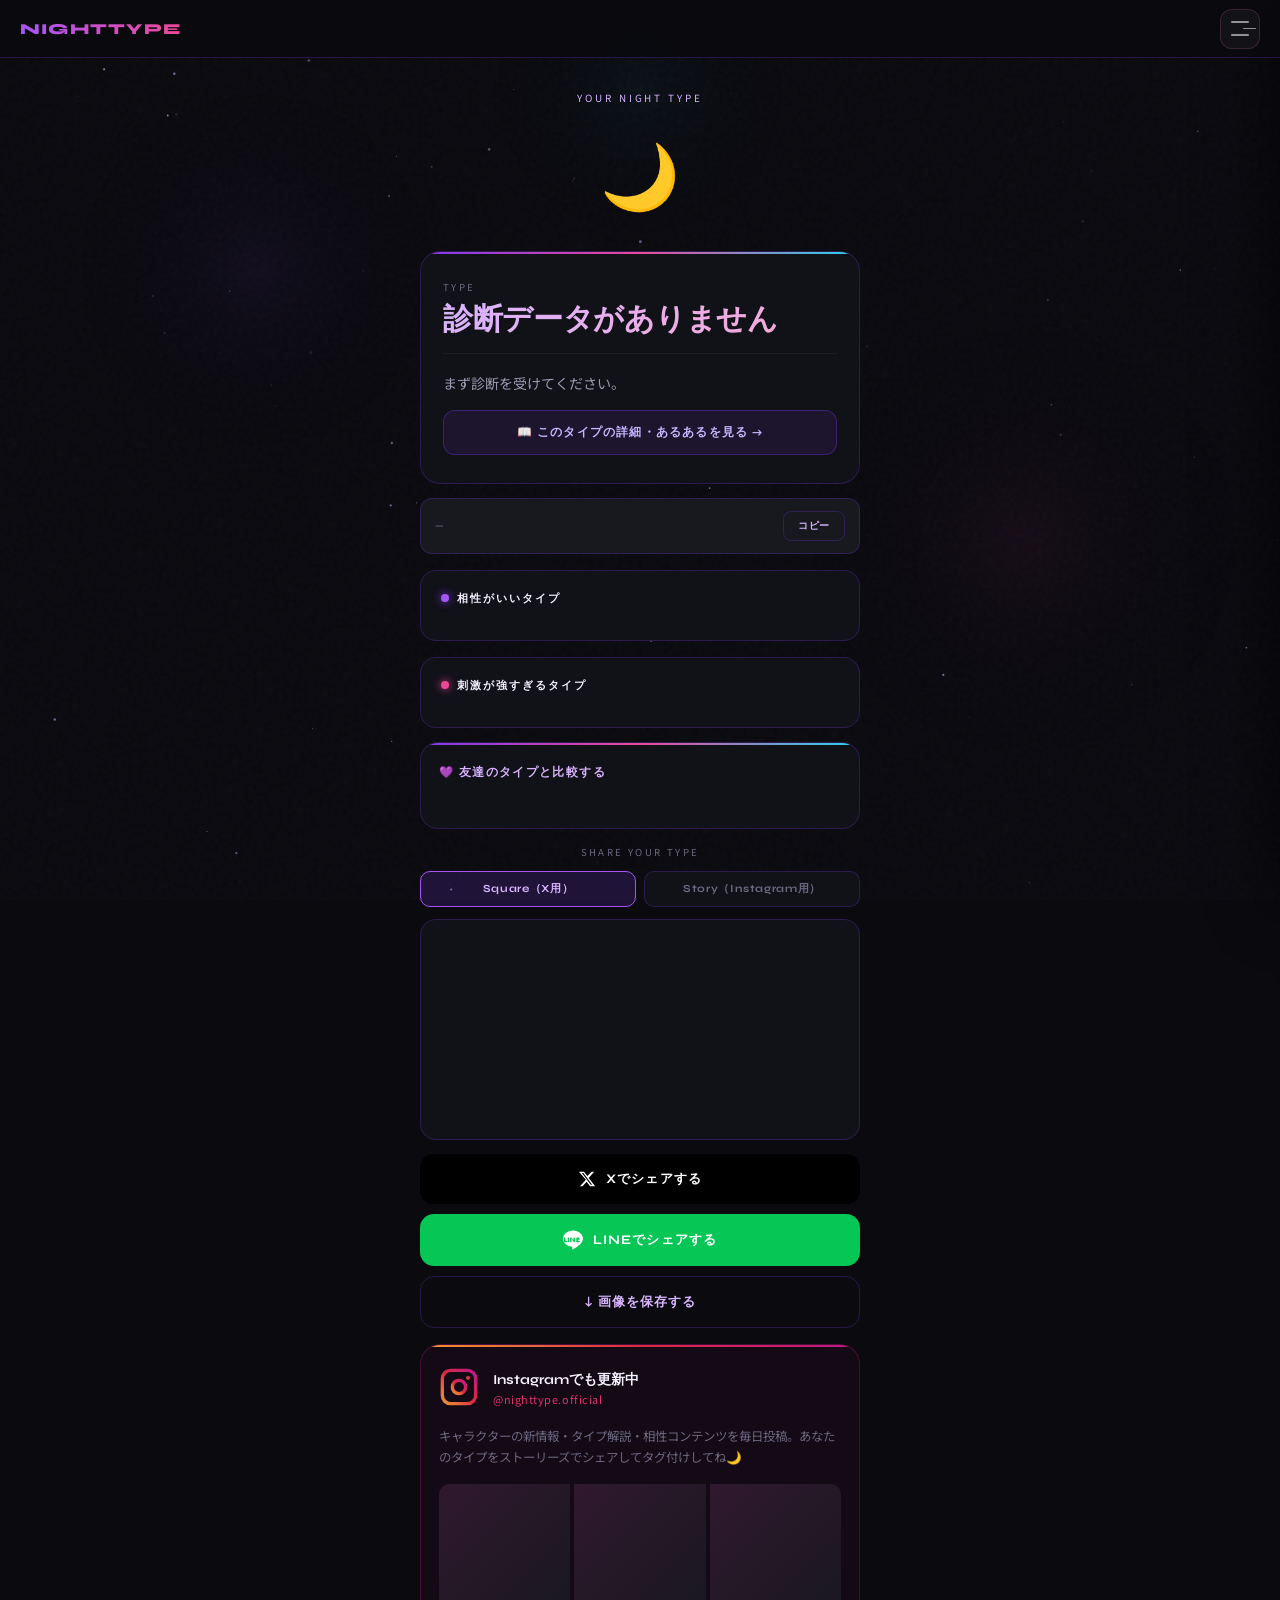
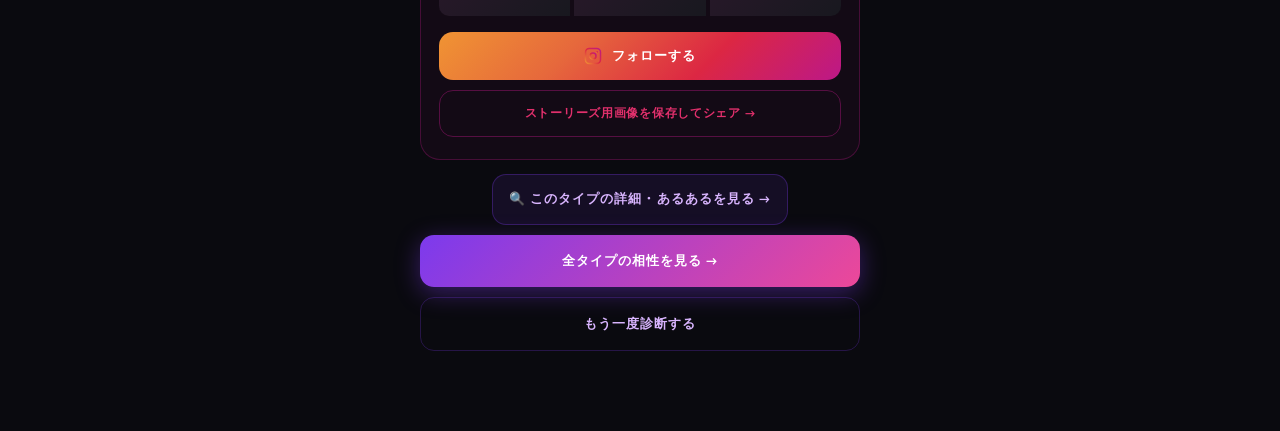
<file: result.html>
<!DOCTYPE html>
<html lang="ja">
<head>
  <meta charset="UTF-8"/>
  <link rel="icon" href="./favicon.svg" type="image/svg+xml"/>
  <meta name="viewport" content="width=device-width, initial-scale=1.0"/>
  <title>診断結果｜ナイトタイプ</title>
  <meta property="og:title"       id="ogTitle"  content="ナイトタイプ診断"/>
  <meta property="og:description" id="ogDesc"   content="あなたのナイトタイプが分かる診断"/>
  <meta property="og:image"       id="ogImage"  content=""/>
  <meta property="og:type"                      content="website"/>
  <meta name="twitter:card"                     content="summary_large_image"/>
  <meta name="twitter:title"      id="twTitle"  content="ナイトタイプ診断"/>
  <meta name="twitter:description" id="twDesc"  content=""/>
  <meta name="twitter:image"      id="twImage"  content=""/>
  <link rel="stylesheet" href="./style.css"/>
  <style>
    .result-char-img{width:190px;height:190px;border-radius:50%;object-fit:cover;border:2px solid var(--border);box-shadow:0 0 50px rgba(124,58,237,0.45),0 0 90px rgba(236,72,153,0.2);opacity:0;animation:popIn 0.7s cubic-bezier(0.34,1.56,0.64,1) 0.3s forwards;}
    .result-char-fallback{width:190px;height:190px;border-radius:50%;font-size:5rem;display:flex;align-items:center;justify-content:center;border:2px solid var(--border);background:radial-gradient(circle at 30% 30%,rgba(124,58,237,0.3),rgba(10,10,15,0.8));box-shadow:0 0 50px rgba(124,58,237,0.45);opacity:0;animation:popIn 0.7s cubic-bezier(0.34,1.56,0.64,1) 0.3s forwards;}
    .result-tagline{font-size:0.72rem;color:var(--purple-ll);font-family:'Syne',sans-serif;margin-bottom:10px;opacity:0;animation:popIn 0.6s ease 0.45s forwards;}

    /* URL共有 */
    .url-share-block{width:100%;margin-top:14px;opacity:0;animation:popIn 0.6s ease 0.7s forwards;}
    .url-share-inner{display:flex;gap:8px;align-items:center;padding:12px 14px;border-radius:12px;background:var(--surface2);border:1px solid var(--border);}
    .url-share-text{flex:1;font-size:0.68rem;color:var(--muted);overflow:hidden;text-overflow:ellipsis;white-space:nowrap;font-family:'Syne',sans-serif;}
    .btn-copy{flex-shrink:0;padding:7px 14px;border-radius:8px;border:1px solid var(--border);background:transparent;color:var(--purple-ll);font-family:'Syne',sans-serif;font-weight:700;font-size:0.65rem;cursor:pointer;transition:all 0.2s;letter-spacing:0.06em;}
    .btn-copy:hover{background:rgba(124,58,237,0.2);border-color:var(--purple-l);}
    .btn-copy.copied{background:rgba(124,58,237,0.3);border-color:var(--purple-l);color:var(--purple-ll);}

    /* 友達比較 */
    .friend-block{width:100%;margin-top:14px;border-radius:18px;background:var(--surface);border:1px solid var(--border);overflow:hidden;opacity:0;animation:popIn 0.6s ease 0.8s forwards;}
    .friend-block::before{content:'';display:block;height:2px;background:linear-gradient(90deg,var(--purple),var(--pink),var(--cyan));}
    .friend-inner{padding:20px 18px;}
    .friend-title{font-family:'Syne',sans-serif;font-weight:700;font-size:0.72rem;letter-spacing:0.12em;text-transform:uppercase;color:var(--purple-ll);margin-bottom:14px;display:flex;align-items:center;gap:8px;}
    .friend-grid{display:grid;grid-template-columns:repeat(2,1fr);gap:8px;margin-bottom:14px;}
    .friend-type-btn{padding:0;border-radius:10px;border:1px solid var(--border);background:var(--surface2);cursor:pointer;transition:all 0.18s;overflow:hidden;text-align:left;color:var(--white);}
    .friend-type-btn:hover{border-color:var(--purple-l);transform:translateY(-2px);}
    .friend-type-btn.selected{border-color:var(--purple-l);background:rgba(124,58,237,0.2);box-shadow:0 0 12px rgba(124,58,237,0.25);}
    .friend-type-btn img{width:100%;aspect-ratio:1/1;object-fit:cover;display:block;}
    .friend-type-btn .ftb-icon{width:100%;aspect-ratio:1/1;display:flex;align-items:center;justify-content:center;font-size:2rem;background:var(--bg);}
    .friend-type-btn .ftb-name{font-family:'Syne',sans-serif;font-weight:700;font-size:0.65rem;padding:6px 8px;line-height:1.3;}
    .friend-result{border-radius:12px;background:var(--surface2);padding:14px 16px;display:none;}
    .friend-result.show{display:block;animation:popIn 0.4s ease forwards;}
    .fr-pair{display:flex;align-items:center;justify-content:center;gap:12px;margin-bottom:12px;}
    .fr-char{display:flex;flex-direction:column;align-items:center;gap:4px;}
    .fr-char img{width:52px;height:52px;border-radius:50%;object-fit:cover;border:2px solid var(--border);}
    .fr-char .fr-icon{width:52px;height:52px;border-radius:50%;display:flex;align-items:center;justify-content:center;font-size:1.6rem;background:var(--surface);border:2px solid var(--border);}
    .fr-char .fr-name{font-size:0.6rem;font-family:'Syne',sans-serif;font-weight:700;color:var(--purple-ll);text-align:center;max-width:60px;line-height:1.3;}
    .fr-arrow{font-size:1.2rem;color:var(--pink);}
    .fr-hearts{text-align:center;font-size:1.3rem;letter-spacing:3px;margin-bottom:6px;}
    .fr-label{text-align:center;font-family:'Syne',sans-serif;font-size:0.62rem;letter-spacing:0.12em;color:var(--muted);margin-bottom:8px;}
    .fr-comment{font-size:0.78rem;color:#9d99b0;line-height:1.7;padding:10px 12px;border-radius:8px;background:rgba(124,58,237,0.08);border-left:2px solid var(--purple);}

    /* シェアセクション */
    .share-section{width:100%;margin-top:16px;opacity:0;animation:popIn 0.6s ease 1s forwards;}
    .share-title{font-size:0.6rem;letter-spacing:0.25em;text-transform:uppercase;color:var(--muted);margin-bottom:12px;text-align:center;}
    .card-preview-wrap{width:100%;border-radius:16px;overflow:hidden;margin-bottom:14px;background:var(--surface);border:1px solid var(--border);}
    #shareCanvas{display:block;width:100%;height:auto;}
    .share-tabs{display:flex;gap:8px;margin-bottom:12px;}
    .share-tab{flex:1;padding:10px;border-radius:10px;border:1px solid var(--border);background:var(--surface);font-family:'Syne',sans-serif;font-size:0.68rem;font-weight:700;letter-spacing:0.06em;color:var(--muted);cursor:pointer;transition:all 0.2s;text-align:center;}
    .share-tab.active{border-color:var(--purple-l);background:rgba(124,58,237,0.18);color:var(--purple-ll);}
    .share-btns{display:flex;flex-direction:column;gap:10px;}
    .btn-x{display:flex;align-items:center;justify-content:center;gap:10px;width:100%;padding:16px;border-radius:14px;border:none;cursor:pointer;background:#000;color:#fff;font-family:'Syne',sans-serif;font-weight:700;font-size:0.82rem;letter-spacing:0.08em;transition:all 0.22s;}
    .btn-x:hover{background:#111;transform:translateY(-2px);box-shadow:0 8px 24px rgba(0,0,0,0.5);}
    .btn-x svg{width:18px;height:18px;fill:#fff;flex-shrink:0;}
    .btn-line{display:flex;align-items:center;justify-content:center;gap:10px;width:100%;padding:16px;border-radius:14px;border:none;cursor:pointer;background:#06C755;color:#fff;font-family:'Syne',sans-serif;font-weight:700;font-size:0.82rem;letter-spacing:0.08em;transition:all 0.22s;text-decoration:none;}
    .btn-line:hover{background:#05b04c;transform:translateY(-2px);box-shadow:0 8px 24px rgba(6,199,85,0.4);}
    .btn-line svg{width:20px;height:20px;fill:#fff;flex-shrink:0;}
    .btn-dl{display:flex;align-items:center;justify-content:center;gap:8px;width:100%;padding:16px;border-radius:14px;border:1px solid var(--border);background:transparent;color:var(--purple-ll);font-family:'Syne',sans-serif;font-weight:700;font-size:0.82rem;letter-spacing:0.08em;cursor:pointer;transition:all 0.22s;text-decoration:none;}
    .btn-dl:hover{background:rgba(124,58,237,0.12);transform:translateY(-2px);}

    /* 相性理由ボックス */
    .compat-reason-box {
      margin-top: 12px; padding: 14px 16px;
      border-radius: 14px; font-size: 0.8rem;
      line-height: 1.85; color: #9d99b0;
    }
    .compat-reason-box.good-reason {
      background: rgba(124,58,237,0.07);
      border-left: 3px solid rgba(168,85,247,0.5);
    }
    .compat-reason-box.bad-reason {
      background: rgba(236,72,153,0.07);
      border-left: 3px solid rgba(236,72,153,0.4);
    }

    /* 相性理由の相手名を強調 */
    .compat-reason-box strong {
      color: var(--purple-ll); font-weight: 700;
    }

    /* ローディング */
    .loading-overlay{position:fixed;inset:0;z-index:300;background:var(--bg);display:flex;flex-direction:column;align-items:center;justify-content:center;gap:20px;transition:opacity 0.6s ease;}
    .loading-overlay.hidden{opacity:0;pointer-events:none;transition:opacity 0.6s ease;}
    .loading-overlay.hidden-done{display:none;}
    .loading-ring{width:64px;height:64px;border-radius:50%;border:3px solid rgba(124,58,237,0.2);border-top-color:var(--purple-l);animation:spin 0.9s linear infinite;}
    @keyframes spin{to{transform:rotate(360deg)}}
    .loading-text{font-family:'Syne',sans-serif;font-size:0.75rem;letter-spacing:0.2em;color:var(--muted);text-transform:uppercase;}
    .loading-chars{display:flex;gap:8px;}
    .loading-chars img{width:40px;height:40px;border-radius:50%;object-fit:cover;opacity:0;animation:popIn 0.4s ease forwards;}

    /* ── Instagram誘導 ── */
    .insta-block {
      width:100%; margin-top:16px;
      border-radius:20px; overflow:hidden;
      border:1px solid rgba(188,24,136,0.3);
      background:rgba(188,24,136,0.05);
      opacity:0; animation:popIn 0.6s ease 1.1s forwards;
    }
    .insta-block::before {
      content:''; display:block; height:2px;
      background:linear-gradient(90deg,#f09433,#e6683c,#dc2743,#cc2366,#bc1888);
    }
    .insta-inner { padding:20px 18px 22px; }
    .insta-top { display:flex; align-items:center; gap:14px; margin-bottom:14px; }
    .insta-logo svg { width:40px; height:40px; }
    .insta-title { font-family:'Syne',sans-serif; font-weight:700; font-size:0.85rem; margin-bottom:2px; }
    .insta-handle { font-size:0.68rem; color:#e1306c; letter-spacing:0.05em; }
    .insta-desc { font-size:0.78rem; color:var(--muted); line-height:1.7; margin-bottom:16px; }

    /* プレビューグリッド（キャラ3枚） */
    .insta-preview { display:grid; grid-template-columns:repeat(3,1fr); gap:4px; border-radius:10px; overflow:hidden; margin-bottom:16px; }
    .insta-post {
      aspect-ratio:1/1; background:var(--surface2);
      overflow:hidden; position:relative;
    }
    .insta-post img { width:100%; height:100%; object-fit:cover; display:block; }
    .insta-post::after {
      content:''; position:absolute; inset:0;
      background:linear-gradient(135deg,rgba(188,24,136,0.15),transparent);
    }

    .btn-insta {
      display:flex; align-items:center; justify-content:center; gap:10px;
      width:100%; padding:15px; border-radius:14px; border:none; cursor:pointer;
      background:linear-gradient(135deg,#f09433,#e6683c,#dc2743,#bc1888);
      color:#fff; font-family:'Syne',sans-serif; font-weight:700;
      font-size:0.82rem; letter-spacing:0.08em;
      transition:all 0.22s; text-decoration:none;
      margin-bottom:10px;
    }
    .btn-insta:hover { transform:translateY(-2px); box-shadow:0 8px 24px rgba(188,24,136,0.4); }

    .btn-insta-story {
      display:flex; align-items:center; justify-content:center;
      width:100%; padding:14px; border-radius:14px;
      border:1px solid rgba(188,24,136,0.4);
      background:transparent; color:#e1306c;
      font-family:'Syne',sans-serif; font-weight:700;
      font-size:0.75rem; letter-spacing:0.06em;
      cursor:pointer; transition:all 0.22s; text-decoration:none;
    }
    .btn-insta-story:hover { background:rgba(188,24,136,0.1); transform:translateY(-2px); }
  </style>
</head>
<body>
<div class="loading-overlay" id="loadingOverlay">
  <div class="loading-chars" id="loadingChars"></div>
  <div class="loading-ring"></div>
  <div class="loading-text">Analyzing your night type...</div>
</div>

<canvas id="bg-canvas"></canvas>
<div class="noise"></div>
<nav class="navbar">
  <a href="index.html" class="nav-logo">NightType</a>
  <button class="hamburger" id="hamburger"><span></span><span></span><span></span></button>
</nav>
<div class="drawer" id="drawer">
  <a href="index.html"><span class="icon">🏠</span>ホーム</a>
  <a href="quiz.html"><span class="icon">🌙</span>診断する</a>
  <a href="characters.html"><span class="icon">🎴</span>キャラ一覧</a>
  <a href="compat.html"><span class="icon">💜</span>相性チェック</a>
  <a href="matrix.html"><span class="icon">📊</span>相性マトリクス</a>
</div>
<div class="drawer-overlay" id="drawer-overlay"></div>

<div class="page">
  <div class="result-wrap">
    <p class="result-eyebrow">Your Night Type</p>
    <div id="charVisual"></div>
    <p class="result-tagline" id="typeTagline"></p>

    <div class="result-card">
      <div class="result-type-label">TYPE</div>
      <div class="result-type-name" id="typeName">—</div>
      <p class="result-desc" id="typeDesc">—</p>
        <a href="type.html?type=" id="typeDetailLink" style="display:flex;align-items:center;justify-content:center;gap:8px;margin-top:14px;padding:13px;border-radius:12px;border:1px solid rgba(124,58,237,0.35);background:rgba(124,58,237,0.1);color:#c4b5fd;font-family:'Syne',sans-serif;font-weight:700;font-size:0.75rem;letter-spacing:0.1em;text-decoration:none;transition:all 0.2s">
      📖 このタイプの詳細・あるあるを見る →
    </a>
  </div>

    <!-- URL共有 -->
    <div class="url-share-block">
      <div class="url-share-inner">
        <span class="url-share-text" id="shareUrl">—</span>
        <button class="btn-copy" id="btnCopy">コピー</button>
      </div>
    </div>

    <div class="compat-block">
      <div class="compat-title"><div class="dot-good"></div>相性がいいタイプ</div>
      <ul class="compat-list good" id="goodList"></ul>
      <div class="compat-reason-box good-reason" id="goodReasonBox" style="display:none"></div>
    </div>
    <div class="compat-block" style="animation-delay:0.8s">
      <div class="compat-title"><div class="dot-bad"></div>刺激が強すぎるタイプ</div>
      <ul class="compat-list bad" id="badList"></ul>
      <div class="compat-reason-box bad-reason" id="badReasonBox" style="display:none"></div>
    </div>

    <!-- 友達と比較 -->
    <div class="friend-block">
      <div class="friend-inner">
        <div class="friend-title">💜 友達のタイプと比較する</div>
        <div class="friend-grid" id="friendGrid"></div>
        <div class="friend-result" id="friendResult">
          <div class="fr-pair">
            <div class="fr-char"><div id="frVis1"></div><div class="fr-name" id="frName1">—</div></div>
            <div class="fr-arrow">×</div>
            <div class="fr-char"><div id="frVis2"></div><div class="fr-name" id="frName2">—</div></div>
          </div>
          <div class="fr-hearts" id="frHearts">💜💜💜</div>
          <div class="fr-label" id="frLabel">—</div>
          <div class="fr-comment" id="frComment">—</div>
        </div>
      </div>
    </div>

    <!-- シェアセクション -->
    <div class="share-section">
      <div class="share-title">Share your type</div>
      <div class="share-tabs">
        <button class="share-tab active" id="tabSquare">Square（X用）</button>
        <button class="share-tab" id="tabStory">Story（Instagram用）</button>
      </div>
      <div class="card-preview-wrap">
        <canvas id="shareCanvas"></canvas>
      </div>
      <div class="share-btns">
        <button class="btn-x" id="shareX">
          <svg viewBox="0 0 24 24"><path d="M18.244 2.25h3.308l-7.227 8.26 8.502 11.24H16.17l-4.714-6.231-5.401 6.231H2.746l7.73-8.835L1.254 2.25H8.08l4.253 5.622zm-1.161 17.52h1.833L7.084 4.126H5.117z"/></svg>
          Xでシェアする
        </button>
        <a class="btn-line" id="shareLine" href="#" target="_blank">
          <svg viewBox="0 0 24 24"><path d="M19.365 9.89c.50 0 .907.41.907.91 0 .5-.407.91-.907.91h-1.626v1.045h1.626c.5 0 .907.41.907.91 0 .5-.407.91-.907.91H16.83a.91.91 0 0 1-.907-.91V9.89c0-.5.407-.91.907-.91h2.535zm-5.012 3.776a.91.91 0 0 1-.907.91.903.903 0 0 1-.727-.363l-2.44-3.324v2.777a.91.91 0 0 1-.907.91.91.91 0 0 1-.907-.91V9.89a.91.91 0 0 1 .907-.91c.279 0 .535.12.716.333l2.45 3.324V9.89c0-.5.407-.91.907-.91s.908.41.908.91v3.776zm-6.853 0a.91.91 0 0 1-.907.91.91.91 0 0 1-.907-.91V9.89c0-.5.407-.91.907-.91s.907.41.907.91v3.776zm-2.917.91H2.048a.91.91 0 0 1-.907-.91V9.89c0-.5.407-.91.907-.91s.907.41.907.91v2.866h1.628c.5 0 .907.41.907.91 0 .5-.407.91-.907.91zM24 10.31C24 4.95 18.617.5 12 .5S0 4.95 0 10.31c0 4.81 4.27 8.84 10.035 9.608.39.084.923.258 1.058.592.12.303.079.778.039 1.085l-.171 1.027c-.053.303-.242 1.186 1.039.647 1.281-.54 6.912-4.07 9.428-6.967C23.057 14.05 24 12.29 24 10.31z"/></svg>
          LINEでシェアする
        </a>
        <a class="btn-dl" id="downloadCard" download="my-nighttype.png">↓ 画像を保存する</a>
      </div>
    </div>


    <!-- Instagram誘導 -->
    <div class="insta-block" id="instaBlock">
      <div class="insta-inner">
        <div class="insta-top">
          <div class="insta-logo">
            <svg viewBox="0 0 24 24" fill="none" xmlns="http://www.w3.org/2000/svg">
              <defs>
                <linearGradient id="ig" x1="0" y1="1" x2="1" y2="0">
                  <stop offset="0%" stop-color="#f09433"/>
                  <stop offset="25%" stop-color="#e6683c"/>
                  <stop offset="50%" stop-color="#dc2743"/>
                  <stop offset="75%" stop-color="#cc2366"/>
                  <stop offset="100%" stop-color="#bc1888"/>
                </linearGradient>
              </defs>
              <rect x="2" y="2" width="20" height="20" rx="5" stroke="url(#ig)" stroke-width="2"/>
              <circle cx="12" cy="12" r="4" stroke="url(#ig)" stroke-width="2"/>
              <circle cx="17.5" cy="6.5" r="1.2" fill="url(#ig)"/>
            </svg>
          </div>
          <div class="insta-text">
            <div class="insta-title">Instagramでも更新中</div>
            <div class="insta-handle">@nighttype.official</div>
          </div>
        </div>
        <p class="insta-desc">キャラクターの新情報・タイプ解説・相性コンテンツを毎日投稿。あなたのタイプをストーリーズでシェアしてタグ付けしてね🌙</p>
        <div class="insta-preview">
          <div class="insta-post" id="instaPost1"></div>
          <div class="insta-post" id="instaPost2"></div>
          <div class="insta-post" id="instaPost3"></div>
        </div>
        <a class="btn-insta" href="https://instagram.com/nighttype.official" target="_blank">
          <svg viewBox="0 0 24 24" fill="none" width="18" height="18">
            <defs><linearGradient id="ig2" x1="0" y1="1" x2="1" y2="0"><stop offset="0%" stop-color="#f09433"/><stop offset="50%" stop-color="#dc2743"/><stop offset="100%" stop-color="#bc1888"/></linearGradient></defs>
            <rect x="2" y="2" width="20" height="20" rx="5" stroke="url(#ig2)" stroke-width="2"/>
            <circle cx="12" cy="12" r="4" stroke="url(#ig2)" stroke-width="2"/>
            <circle cx="17.5" cy="6.5" r="1.2" fill="url(#ig2)"/>
          </svg>
          フォローする
        </a>
        <a class="btn-insta-story" id="btnInstaStory" href="#">
          ストーリーズ用画像を保存してシェア →
        </a>
      </div>
    </div>

    <!-- タイプ詳細ページへ -->
    <div style="margin-top:14px;opacity:0;animation:popIn 0.6s ease 1.2s forwards" id="typeDetailLink">
      <a id="btnTypeDetail" href="#" style="display:flex;align-items:center;justify-content:center;gap:8px;padding:16px;border-radius:14px;background:rgba(124,58,237,0.1);border:1px solid rgba(124,58,237,0.3);color:var(--purple-ll);font-family:'Syne',sans-serif;font-weight:700;font-size:0.8rem;letter-spacing:0.08em;text-decoration:none;transition:all 0.2s">
        🔍 このタイプの詳細・あるあるを見る →
      </a>
    </div>
    <div class="result-actions" style="margin-top:10px">
      <a href="compat.html" class="btn-compat">全タイプの相性を見る →</a>
      <a href="quiz.html?restart=1" class="btn-retry" style="display:block;text-align:center;text-decoration:none;padding:17px;border-radius:14px;border:1px solid var(--border);color:var(--purple-ll);font-family:'Syne',sans-serif;font-weight:700;font-size:0.82rem;letter-spacing:0.08em;">もう一度診断する</a>
    </div>
  </div>
</div>

<script src="./types.js"></script>
<script src="./aruraru.js"></script>
<script src="./sharecard.js"></script>
<script>
// ローディング
const loadingEl=document.getElementById('loadingOverlay');
// ローディングキャラを追加
const loadingChars=document.getElementById('loadingChars');
if(loadingChars){
  Object.keys(types).slice(0,5).forEach((k,i)=>{
    const t=types[k]; if(!t.image) return;
    const img=document.createElement('img');
    img.src=t.image;
    img.style.animationDelay=i*0.12+'s';
    loadingChars.appendChild(img);
  });
}
Object.keys(types).slice(0,5).forEach((k,i)=>{
  const t=types[k];if(!t.image)return;
  const img=document.createElement('img');img.src=t.image;img.style.animationDelay=(i*0.1)+'s';
  document.getElementById('loadingChars').appendChild(img);
});

// URLパラメータから直接タイプ表示に対応
const urlParams=new URLSearchParams(location.search);
const typeFromUrl=urlParams.get('type');

// スコアまたはURLパラメータから結果タイプ取得
let resultType=null, resultData=null;
const scores=JSON.parse(localStorage.getItem('nightTypeScores'));

if(typeFromUrl && types[typeFromUrl]){
  resultType=typeFromUrl;
} else if(scores){
  resultType=Object.keys(scores).reduce((a,b)=>scores[a]>scores[b]?a:b);
}
if(resultType) resultData=types[resultType];

const heartMap={5:'💜💜💜💜💜',4:'💜💜💜💜🤍',3:'💜💜💜🤍🤍',2:'💜💜🤍🤍🤍',1:'💜🤍🤍🤍🤍'};
const heartLabel={5:'最高の相性 ★★★★★',4:'とても良い相性 ★★★★☆',3:'普通の相性 ★★★☆☆',2:'少し難しい ★★☆☆☆',1:'刺激が強い ★☆☆☆☆'};
let currentMode='square';

if(!resultData){
  document.getElementById('typeName').textContent='診断データがありません';
  document.getElementById('typeDesc').textContent='まず診断を受けてください。';
  document.getElementById('charVisual').innerHTML='<div style="font-size:4rem;margin-bottom:24px">🌙</div>';
  loadingEl.classList.add('hidden');
  setTimeout(()=>loadingEl.classList.add('hidden-done'),700);
} else {
  function revealResult(){
    loadingEl.classList.add('hidden');
    setTimeout(()=>loadingEl.classList.add('hidden-done'),700);

    // タイプ詳細リンク
    const detailLink = document.getElementById('typeDetailLink');
    if(detailLink) detailLink.href = 'type.html?type=' + resultType;

    document.getElementById('charVisual').innerHTML=resultData.image
      ?`<img src="${resultData.image}" alt="${resultData.name}" class="result-char-img"/>`
      :`<div class="result-char-fallback">${resultData.icon}</div>`;
    document.getElementById('typeTagline').textContent=`"${resultData.tagline}"`;
    document.getElementById('typeName').textContent=resultData.name;
    // 説明文：改行対応
    const descEl = document.getElementById('typeDesc');
    if(descEl){
      const raw = resultData.description || '';
      descEl.innerHTML = raw.replace(/\n\n/g,'</p><p class="type-desc" style="margin-top:12px">').replace(/\n/g,'<br>');
    }

    // ── URL共有 ──
    const shareUrl=`${location.origin}${location.pathname}?type=${resultType}`;
    document.getElementById('shareUrl').textContent=shareUrl;
    document.getElementById('btnCopy').addEventListener('click',()=>{
      navigator.clipboard.writeText(shareUrl).then(()=>{
        const btn=document.getElementById('btnCopy');
        btn.textContent='コピー済み ✓'; btn.classList.add('copied');
        setTimeout(()=>{btn.textContent='コピー';btn.classList.remove('copied');},2000);
      });
    });

    // OGP
    document.getElementById('ogTitle').content=`私の夜タイプは「${resultData.name}」`;
    document.getElementById('ogDesc').content=resultData.tagline;
    document.getElementById('twTitle').content=`私の夜タイプは「${resultData.name}」`;
    document.getElementById('twDesc').content=resultData.tagline;
    if(resultData.image){
      const ogImg=location.origin+'/'+resultData.image;
      document.getElementById('ogImage').content=ogImg;
      document.getElementById('twImage').content=ogImg;
    }

    // 相性リスト
    resultData.good.forEach(code=>{
      const li=document.createElement('li');const t=types[code];
      li.innerHTML=`<span class="ci">${t.image?`<img src="${t.image}" style="width:28px;height:28px;border-radius:8px;object-fit:cover;vertical-align:middle;margin-right:4px">`:t.icon}</span>${t.name}`;
      document.getElementById('goodList').appendChild(li);
    });
    resultData.bad.forEach(code=>{
      const li=document.createElement('li');const t=types[code];
      li.innerHTML=`<span class="ci">${t.image?`<img src="${t.image}" style="width:28px;height:28px;border-radius:8px;object-fit:cover;vertical-align:middle;margin-right:4px">`:t.icon}</span>${t.name}`;
      document.getElementById('badList').appendChild(li);
    });

    // ── 友達比較グリッド ──
    const friendGrid=document.getElementById('friendGrid');
    Object.entries(types).forEach(([code,d])=>{
      if(code===resultType)return; // 自分は除く
      const btn=document.createElement('button');
      btn.className='friend-type-btn'; btn.dataset.code=code;
      btn.innerHTML=`${d.image?`<img src="${d.image}" alt="${d.name}" loading="lazy"/>`:`<div class="ftb-icon">${d.icon}</div>`}<div class="ftb-name">${d.name}</div>`;
      btn.addEventListener('click',()=>{
        friendGrid.querySelectorAll('.friend-type-btn').forEach(b=>b.classList.remove('selected'));
        btn.classList.add('selected');
        showFriendResult(code);
      });
      friendGrid.appendChild(btn);
    });

    // LINE
    const lineText=`私のナイトタイプは「${resultData.name}」\n"${resultData.tagline}"\n${shareUrl}`;
    document.getElementById('shareLine').href=`https://line.me/R/msg/text/?${encodeURIComponent(lineText)}`;


    // ── Instagram プレビュー（相性タイプのキャラを表示） ──
    const instaKeys = [resultType, ...resultData.good, ...resultData.bad].slice(0,3);
    instaKeys.forEach((k,i) => {
      const t = types[k];
      const el = document.getElementById('instaPost'+(i+1));
      if(el && t && t.image){
        el.innerHTML = `<img src="${t.image}" alt="${t.name}" loading="lazy">`;
      } else if(el && t) {
        el.innerHTML = `<div style="width:100%;height:100%;display:flex;align-items:center;justify-content:center;font-size:2.5rem;background:var(--surface)">${t.icon}</div>`;
      }
    });

    // ストーリーズ保存ボタン
    document.getElementById('btnInstaStory')?.addEventListener('click', (e) => {
      e.preventDefault();
      // Story用カードを生成してダウンロード
      const tmpCanvas = document.createElement('canvas');
      tmpCanvas.width = 1080; tmpCanvas.height = 1920;
      const tmpCtx = tmpCanvas.getContext('2d');
      // 背景
      const bg = tmpCtx.createRadialGradient(540,384,0,540,384,900);
      bg.addColorStop(0,'#1a0a2e'); bg.addColorStop(0.5,'#0e0814'); bg.addColorStop(1,'#070708');
      tmpCtx.fillStyle=bg; tmpCtx.fillRect(0,0,1080,1920);
      const orb=tmpCtx.createRadialGradient(162,480,0,162,480,400);
      orb.addColorStop(0,'rgba(124,58,237,0.4)'); orb.addColorStop(1,'transparent');
      tmpCtx.fillStyle=orb; tmpCtx.fillRect(0,0,1080,1920);
      tmpCtx.fillStyle='rgba(220,200,255,0.4)';
      for(let i=0;i<120;i++){const x=Math.random()*1080,y=Math.random()*1920,r=Math.random()*1.5;tmpCtx.beginPath();tmpCtx.arc(x,y,r,0,Math.PI*2);tmpCtx.fill();}
      // ロゴ
      tmpCtx.font='bold 52px sans-serif'; tmpCtx.fillStyle='rgba(168,85,247,0.9)'; tmpCtx.textAlign='center';
      tmpCtx.fillText('NightType',540,120);
      tmpCtx.font='32px sans-serif'; tmpCtx.fillStyle='rgba(255,255,255,0.35)';
      tmpCtx.fillText('ナイトタイプ診断',540,172);
      const drawStoryText = () => {
        tmpCtx.font='italic 38px serif'; tmpCtx.fillStyle='rgba(196,158,255,0.85)'; tmpCtx.textAlign='center';
        tmpCtx.fillText(`"${resultData.tagline}"`,540,1192);
        tmpCtx.font='bold 84px sans-serif';
        const g=tmpCtx.createLinearGradient(216,0,864,0); g.addColorStop(0,'#c4b5fd'); g.addColorStop(1,'#f9a8d4');
        tmpCtx.fillStyle=g; tmpCtx.fillText(resultData.name,540,1296);
        tmpCtx.strokeStyle='rgba(124,58,237,0.4)'; tmpCtx.lineWidth=1;
        tmpCtx.beginPath(); tmpCtx.moveTo(216,1344); tmpCtx.lineTo(864,1344); tmpCtx.stroke();
        tmpCtx.font='32px sans-serif'; tmpCtx.fillStyle='rgba(255,255,255,0.4)';
        const g1=types[resultData.good[0]];
        tmpCtx.fillText(`相性◎ ${g1?.name??''}`,540,1392);
        // Instagram誘導文
        tmpCtx.font='bold 28px sans-serif'; tmpCtx.fillStyle='rgba(225,48,108,0.8)';
        tmpCtx.fillText('@nighttype.official',540,1500);
        tmpCtx.font='26px sans-serif'; tmpCtx.fillStyle='rgba(168,85,247,0.6)';
        tmpCtx.fillText('nighttype.jp',540,1780);
        const url=tmpCanvas.toDataURL('image/png');
        const a=document.createElement('a'); a.href=url; a.download='nighttype-story.png'; a.click();
      };
      if(resultData.image){
        const img=new Image(); img.crossOrigin='anonymous';
        img.onload=()=>{
          const cx=540,cy=730,r=280;
          const glow=tmpCtx.createRadialGradient(cx,cy,r*0.4,cx,cy,r*1.5);
          glow.addColorStop(0,'rgba(124,58,237,0.45)'); glow.addColorStop(1,'transparent');
          tmpCtx.fillStyle=glow; tmpCtx.beginPath(); tmpCtx.arc(cx,cy,r*1.5,0,Math.PI*2); tmpCtx.fill();
          tmpCtx.save(); tmpCtx.beginPath(); tmpCtx.arc(cx,cy,r,0,Math.PI*2); tmpCtx.clip();
          tmpCtx.drawImage(img,cx-r,cy-r,r*2,r*2); tmpCtx.restore();
          tmpCtx.strokeStyle='rgba(168,85,247,0.8)'; tmpCtx.lineWidth=5;
          tmpCtx.beginPath(); tmpCtx.arc(cx,cy,r,0,Math.PI*2); tmpCtx.stroke();
          drawStoryText();
        };
        img.onerror=drawStoryText;
        img.src=resultData.image;
      } else { drawStoryText(); }
    });

    generateCard(currentMode);
    // 詳細ページリンク設定
    const detailLink2 = document.getElementById('btnTypeDetail');
    if(detailLink2) detailLink2.href = 'type/'+resultType+'.html';
  }

  if(resultData.image){
    const p=new Image();p.crossOrigin='anonymous';
    p.onload=()=>setTimeout(revealResult,typeFromUrl?200:1200);
    p.onerror=()=>setTimeout(revealResult,typeFromUrl?200:1200);
    p.src=resultData.image;
  } else {
    setTimeout(revealResult,typeFromUrl?200:1200);
  }
}

// ── 友達比較 ──
function showFriendResult(friendCode){
  const fd=types[friendCode];
  const score=getCompat(resultType,friendCode);
  const visHtml=code=>{
    const t=types[code];
    return t.image?`<img src="${t.image}" style="width:52px;height:52px;border-radius:50%;object-fit:cover;border:2px solid rgba(124,58,237,0.4);">`:`<div class="fr-icon">${t.icon}</div>`;
  };
  document.getElementById('frVis1').innerHTML=visHtml(resultType);
  document.getElementById('frName1').textContent=resultData.name;
  document.getElementById('frVis2').innerHTML=visHtml(friendCode);
  document.getElementById('frName2').textContent=fd.name;
  document.getElementById('frHearts').textContent=heartMap[score];
  document.getElementById('frLabel').textContent=heartLabel[score];
  document.getElementById('frComment').textContent=getCompatComment(score);
  const res=document.getElementById('friendResult');
  res.classList.remove('show');void res.offsetWidth;res.classList.add('show');
  res.scrollIntoView({behavior:'smooth',block:'nearest'});
}

// ── タブ切替 ──
document.getElementById('tabSquare').addEventListener('click',()=>{
  currentMode='square';
  document.getElementById('tabSquare').classList.add('active');
  document.getElementById('tabStory').classList.remove('active');
  generateCard('square');
});
document.getElementById('tabStory').addEventListener('click',()=>{
  currentMode='story';
  document.getElementById('tabStory').classList.add('active');
  document.getElementById('tabSquare').classList.remove('active');
  generateCard('story');
});

// ── Canvas生成（sharercardエンジン使用） ──
async function generateCard(mode){
  if(!resultData) return;
  const canvas = document.getElementById('shareCanvas');
  await generateShareCard(canvas, resultType, resultData, types, mode);
  document.getElementById('downloadCard').href = canvas.toDataURL('image/png');
}

document.getElementById('shareX')?.addEventListener('click',()=>{
  if(!resultData)return;
  const shareUrl=`${location.origin}${location.pathname}?type=${resultType}`;
  const text=`私のナイトタイプは「${resultData.name}」\n"${resultData.tagline}"\n\n#NightType #夜の価値観診断\n`;
  window.open(`https://twitter.com/intent/tweet?text=${encodeURIComponent(text)}&url=${encodeURIComponent(shareUrl)}`,'_blank');
});
</script>
<script src="./common.js"></script>
</body>
</html>
</file>
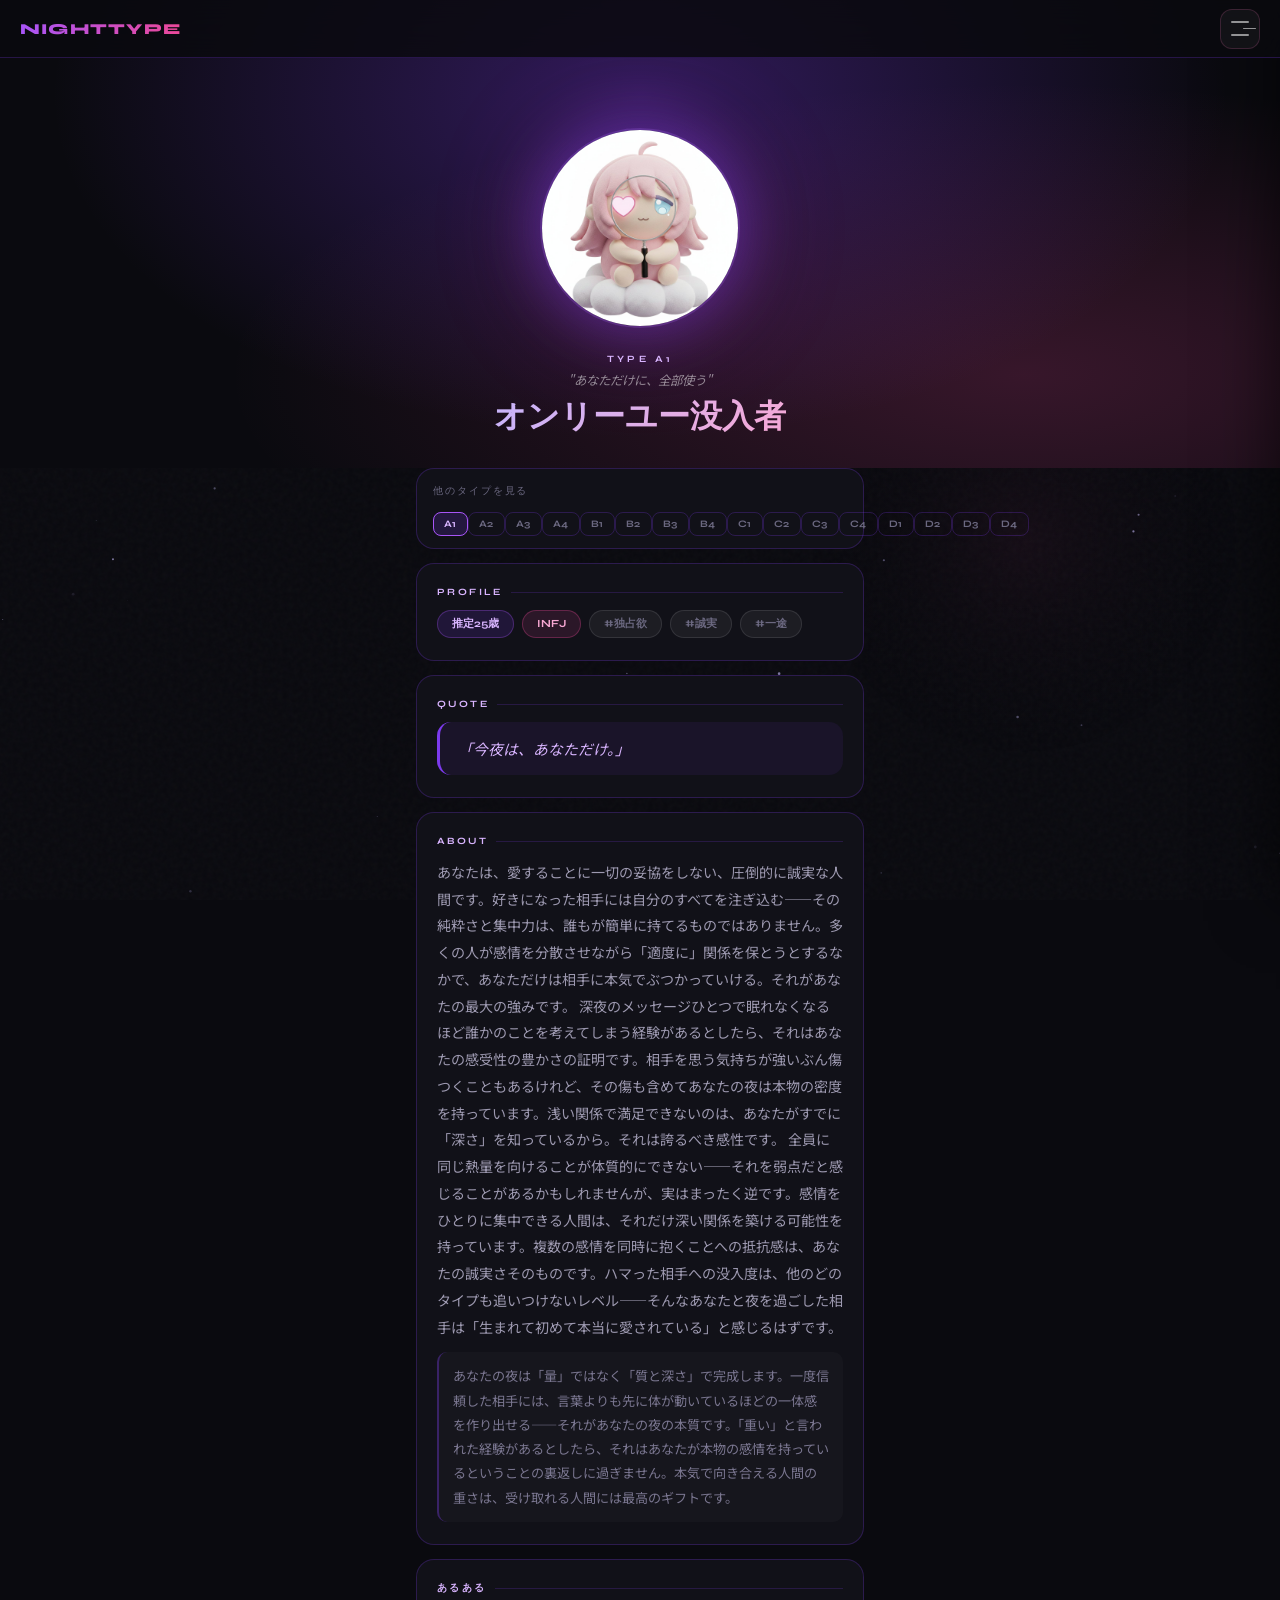
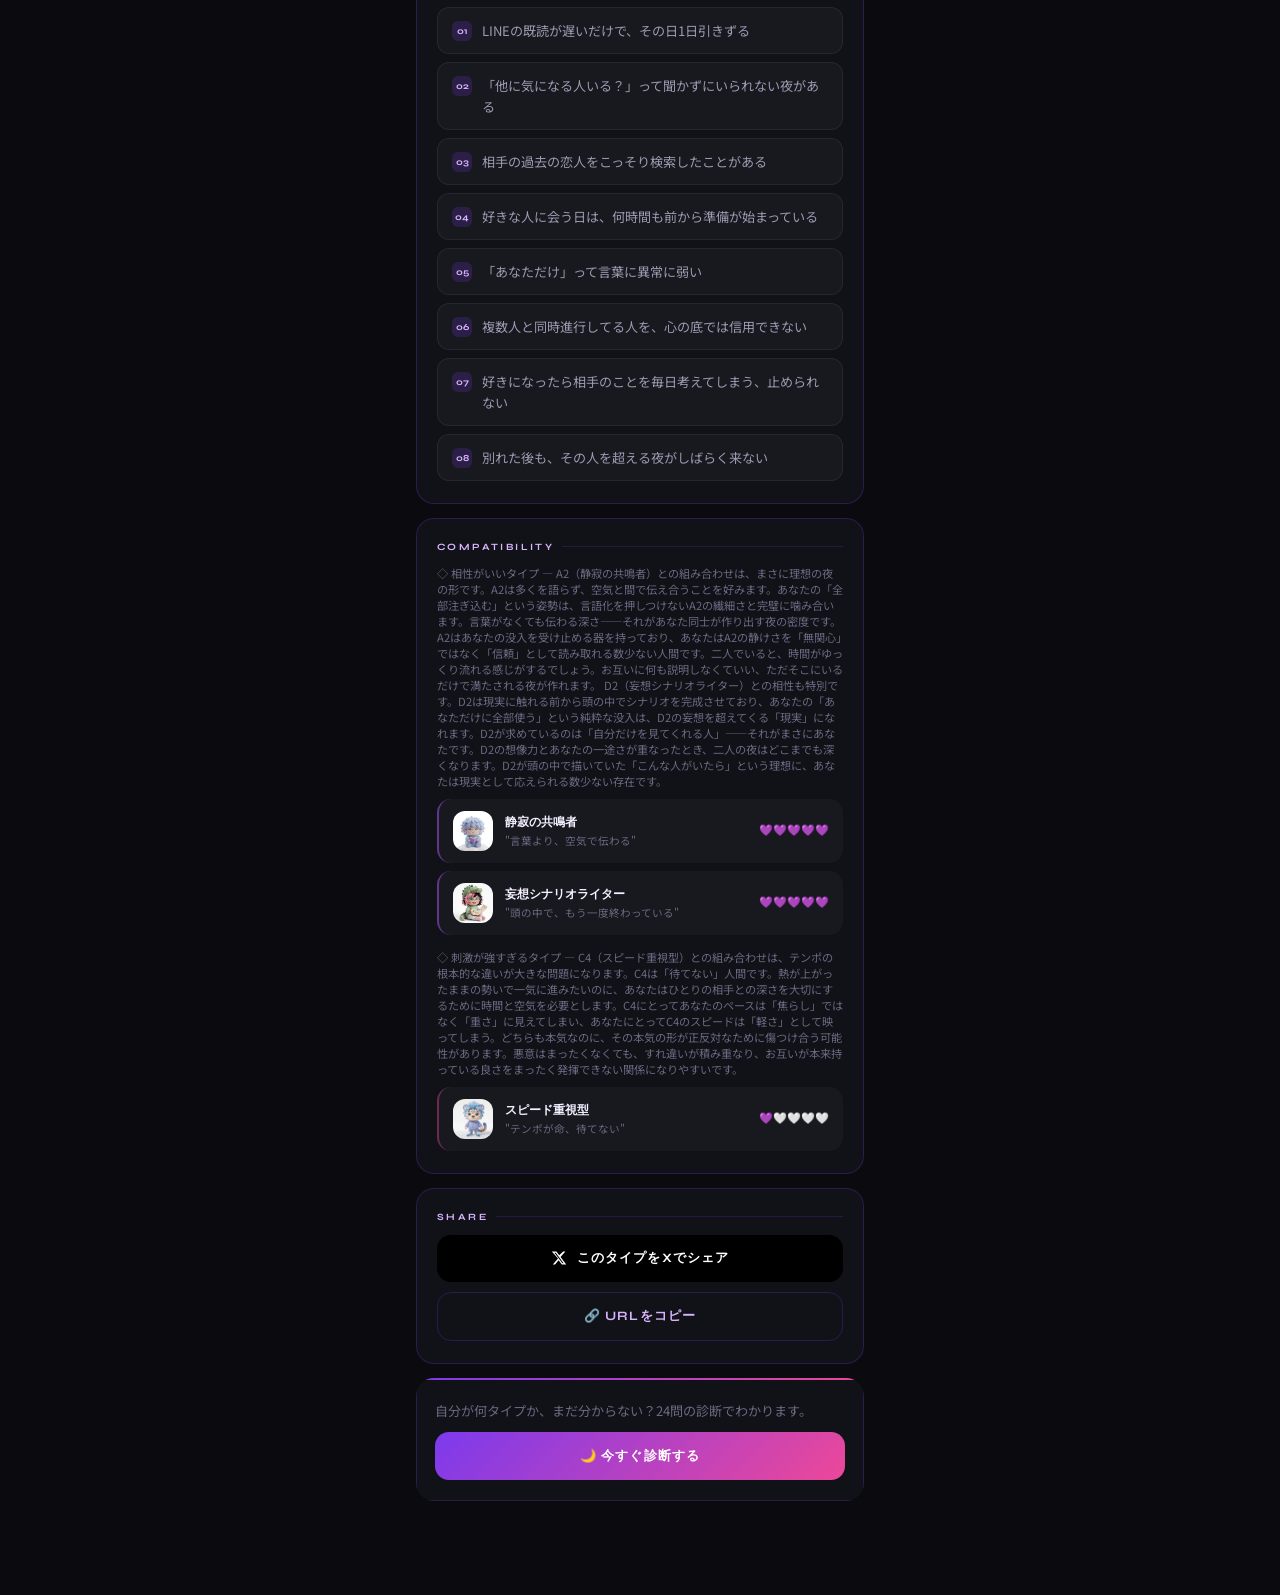
<file: type.html>
<!DOCTYPE html>
<html lang="ja">
<head>
  <meta charset="UTF-8"/>
  <link rel="icon" href="./favicon.svg" type="image/svg+xml"/>
  <meta name="viewport" content="width=device-width, initial-scale=1.0"/>
  <title id="pageTitle">タイプ詳細｜NightType</title>
  <!-- Dynamic OGP (updated by JS) -->
  <meta property="og:title"       id="ogTitle"  content="ナイトタイプ"/>
  <meta property="og:description" id="ogDesc"   content="ナイトタイプ診断"/>
  <meta property="og:image"       id="ogImage"  content=""/>
  <meta property="og:type"                      content="website"/>
  <meta name="twitter:card"                     content="summary_large_image"/>
  <meta name="description"        id="metaDesc" content="ナイトタイプ診断"/>
  <link href="https://fonts.googleapis.com/css2?family=Syne:wght@700;800&display=swap" rel="stylesheet"/>
  <link rel="stylesheet" href="./style.css"/>
  <style>
    /* ── ヒーロー ── */
    .type-hero {
      position: relative; width: 100%;
      min-height: 52vh;
      display: flex; flex-direction: column; align-items: center; justify-content: flex-end;
      padding-bottom: 32px; overflow: hidden;
    }
    .hero-bg {
      position: absolute; inset: 0; z-index: 0;
      background: radial-gradient(ellipse at 50% 20%, rgba(124,58,237,0.35) 0%, transparent 65%),
                  radial-gradient(ellipse at 80% 80%, rgba(236,72,153,0.2) 0%, transparent 55%),
                  var(--bg);
    }
    .hero-char {
      position: relative; z-index: 2;
      width: 200px; height: 200px;
      border-radius: 50%; object-fit: cover;
      border: 2px solid rgba(168,85,247,0.4);
      box-shadow: 0 0 60px rgba(124,58,237,0.5), 0 0 120px rgba(236,72,153,0.2);
      margin-bottom: 20px;
      opacity: 0; animation: popIn 0.8s cubic-bezier(0.34,1.56,0.64,1) 0.2s forwards;
    }
    .hero-char-fb {
      position: relative; z-index: 2;
      width: 200px; height: 200px; border-radius: 50%;
      display: flex; align-items: center; justify-content: center;
      font-size: 5.5rem;
      border: 2px solid rgba(168,85,247,0.4);
      background: radial-gradient(circle at 30% 30%, rgba(124,58,237,0.3), rgba(10,10,15,0.9));
      box-shadow: 0 0 60px rgba(124,58,237,0.5);
      margin-bottom: 20px;
      opacity: 0; animation: popIn 0.8s cubic-bezier(0.34,1.56,0.64,1) 0.2s forwards;
    }
    .hero-code {
      position: relative; z-index: 2;
      font-family: 'Syne', sans-serif; font-weight: 700; font-size: 0.6rem;
      letter-spacing: 0.35em; color: var(--purple-ll); margin-bottom: 6px;
      opacity: 0; animation: popIn 0.5s ease 0.4s forwards;
    }
    .hero-tagline {
      position: relative; z-index: 2;
      font-size: 0.78rem; color: rgba(255,255,255,0.5);
      font-style: italic; margin-bottom: 10px;
      opacity: 0; animation: popIn 0.5s ease 0.5s forwards;
    }
    .hero-name {
      position: relative; z-index: 2;
      font-family: 'Syne', sans-serif; font-weight: 800; font-size: 2rem;
      line-height: 1.15; text-align: center; padding: 0 20px;
      background: linear-gradient(135deg, #c4b5fd, #f9a8d4);
      -webkit-background-clip: text; -webkit-text-fill-color: transparent;
      opacity: 0; animation: popIn 0.6s ease 0.35s forwards;
    }

    /* ── コンテンツ ── */
    .type-content { max-width: 480px; margin: 0 auto; padding: 0 16px 80px; }

    .type-section {
      border-radius: 18px; background: var(--surface);
      border: 1px solid var(--border); padding: 22px 20px;
      margin-bottom: 14px;
      opacity: 0; animation: popIn 0.5s ease forwards;
    }
    .type-section:nth-child(1) { animation-delay: 0.5s; }
    .type-section:nth-child(2) { animation-delay: 0.6s; }
    .type-section:nth-child(3) { animation-delay: 0.7s; }
    .type-section:nth-child(4) { animation-delay: 0.8s; }
    .type-section:nth-child(5) { animation-delay: 0.9s; }
    .type-section:nth-child(6) { animation-delay: 1.0s; }

    .section-label {
      font-family: 'Syne', sans-serif; font-weight: 700; font-size: 0.6rem;
      letter-spacing: 0.25em; text-transform: uppercase;
      color: var(--purple-ll); margin-bottom: 12px;
      display: flex; align-items: center; gap: 8px;
    }
    .section-label::after { content: ''; flex: 1; height: 1px; background: rgba(124,58,237,0.2); }

    /* プロフィールチップ */
    .profile-chips { display: flex; gap: 8px; flex-wrap: wrap; margin-bottom: 0; }
    .p-chip {
      padding: 6px 14px; border-radius: 999px; font-size: 0.68rem;
      font-family: 'Syne', sans-serif; font-weight: 700;
    }
    .p-chip.age  { background: rgba(124,58,237,0.15); border: 1px solid rgba(168,85,247,0.3); color: var(--purple-ll); }
    .p-chip.mbti { background: rgba(236,72,153,0.12); border: 1px solid rgba(236,72,153,0.3); color: var(--pink-l); }
    .p-chip.kw   { background: rgba(255,255,255,0.05); border: 1px solid rgba(255,255,255,0.1); color: var(--muted); }

    /* 名言 */
    .quote-box {
      padding: 14px 18px; border-radius: 14px;
      background: rgba(124,58,237,0.08);
      border-left: 3px solid var(--purple);
      font-style: italic; font-size: 0.92rem;
      color: var(--purple-ll); line-height: 1.7;
    }

    /* 説明文 */
    .type-desc { font-size: 0.88rem; line-height: 1.9; color: #9d99b0; }
    .type-detail {
      font-size: 0.82rem; line-height: 1.85; color: #7a7690;
      margin-top: 12px; padding: 12px 14px; border-radius: 10px;
      background: rgba(255,255,255,0.025);
      border-left: 2px solid rgba(124,58,237,0.35);
    }

    /* あるあるリスト */
    .aruraru-list { display: flex; flex-direction: column; gap: 8px; }
    .aruraru-item {
      display: flex; align-items: flex-start; gap: 10px;
      padding: 12px 14px; border-radius: 12px;
      background: rgba(255,255,255,0.03);
      border: 1px solid rgba(255,255,255,0.06);
      font-size: 0.82rem; line-height: 1.6; color: #9d99b0;
      transition: all 0.2s; cursor: default;
    }
    .aruraru-item:hover { background: rgba(124,58,237,0.08); border-color: rgba(168,85,247,0.2); color: var(--white); }
    .aruraru-num {
      flex-shrink: 0; width: 20px; height: 20px; border-radius: 6px;
      background: rgba(124,58,237,0.2); display: flex; align-items: center; justify-content: center;
      font-family: 'Syne', sans-serif; font-weight: 700; font-size: 0.58rem;
      color: var(--purple-ll); margin-top: 1px;
    }

    /* 相性 */
    .compat-row { display: flex; flex-direction: column; gap: 8px; }
    .compat-item {
      display: flex; align-items: center; gap: 12px;
      padding: 12px 14px; border-radius: 14px;
      background: var(--surface2); cursor: pointer;
      text-decoration: none; color: var(--white);
      transition: all 0.18s;
    }
    .compat-item:hover { transform: translateX(4px); }
    .compat-item.good { border-left: 2px solid rgba(168,85,247,0.5); }
    .compat-item.bad  { border-left: 2px solid rgba(236,72,153,0.4); }
    .compat-img { width: 40px; height: 40px; border-radius: 12px; object-fit: cover; flex-shrink: 0; }
    .compat-icon { width: 40px; height: 40px; border-radius: 12px; background: var(--surface); display: flex; align-items: center; justify-content: center; font-size: 1.4rem; flex-shrink: 0; }
    .compat-right { flex: 1; min-width: 0; }
    .compat-name { font-family: 'Syne', sans-serif; font-weight: 700; font-size: 0.78rem; margin-bottom: 2px; }
    .compat-reason { font-size: 0.66rem; color: var(--muted); line-height: 1.5; }
    .compat-score { font-family: 'Syne', sans-serif; font-weight: 700; font-size: 0.7rem; color: var(--purple-ll); flex-shrink: 0; }

    /* シェア */
    .share-row { display: flex; flex-direction: column; gap: 10px; }
    .btn-share-x {
      display: flex; align-items: center; justify-content: center; gap: 10px;
      width: 100%; padding: 15px; border-radius: 14px; border: none; cursor: pointer;
      background: #000; color: #fff; font-family: 'Syne', sans-serif;
      font-weight: 700; font-size: 0.8rem; letter-spacing: 0.08em; transition: all 0.2s;
    }
    .btn-share-x:hover { background: #111; transform: translateY(-2px); }
    .btn-share-x svg { width: 16px; height: 16px; fill: #fff; }
    .btn-copy-url {
      display: flex; align-items: center; justify-content: center; gap: 8px;
      width: 100%; padding: 15px; border-radius: 14px;
      border: 1px solid var(--border); background: transparent;
      color: var(--purple-ll); font-family: 'Syne', sans-serif;
      font-weight: 700; font-size: 0.8rem; letter-spacing: 0.08em;
      cursor: pointer; transition: all 0.2s;
    }
    .btn-copy-url:hover { background: rgba(124,58,237,0.12); transform: translateY(-2px); }
    .btn-copy-url.copied { background: rgba(124,58,237,0.2); border-color: var(--purple-l); }

    /* CTAバナー */
    .cta-banner {
      border-radius: 18px; overflow: hidden; margin-bottom: 14px;
      position: relative;
    }
    .cta-banner::before { content: ''; display: block; height: 2px; background: linear-gradient(90deg, var(--purple), var(--pink)); }
    .cta-inner {
      padding: 20px 18px;
      background: var(--surface); border: 1px solid var(--border); border-top: none;
      display: flex; flex-direction: column; gap: 10px;
    }
    .cta-text { font-size: 0.82rem; color: var(--muted); line-height: 1.7; }
    .btn-cta {
      display: flex; align-items: center; justify-content: center;
      padding: 15px; border-radius: 14px; border: none; cursor: pointer;
      background: linear-gradient(135deg, var(--purple), var(--pink));
      color: #fff; font-family: 'Syne', sans-serif; font-weight: 700;
      font-size: 0.82rem; letter-spacing: 0.08em; text-decoration: none;
      transition: all 0.22s;
    }
    .btn-cta:hover { transform: translateY(-2px); box-shadow: 0 8px 24px rgba(124,58,237,0.4); }

    /* タイプナビ */
    .type-nav {
      display: flex; gap: 6px; flex-wrap: wrap;
      margin-bottom: 14px; padding: 16px;
      background: var(--surface); border: 1px solid var(--border); border-radius: 18px;
    }
    .type-nav-label { width: 100%; font-family: 'Syne', sans-serif; font-size: 0.6rem; letter-spacing: 0.2em; color: var(--muted); margin-bottom: 4px; }
    .type-nav-btn {
      padding: 5px 10px; border-radius: 8px; font-family: 'Syne', sans-serif;
      font-weight: 700; font-size: 0.62rem; letter-spacing: 0.05em;
      border: 1px solid var(--border); background: transparent;
      color: var(--muted); cursor: pointer; transition: all 0.15s;
      text-decoration: none;
    }
    .type-nav-btn:hover { border-color: var(--purple-l); color: var(--purple-ll); background: rgba(124,58,237,0.1); }
    .type-nav-btn.current { border-color: var(--purple-l); color: var(--purple-ll); background: rgba(124,58,237,0.18); }
  </style>
</head>
<body>
<canvas id="bg-canvas"></canvas>
<div class="noise"></div>
<nav class="navbar">
  <a href="index.html" class="nav-logo">NightType</a>
  <button class="hamburger" id="hamburger"><span></span><span></span><span></span></button>
</nav>
<div class="drawer" id="drawer">
  <a href="index.html"><span class="icon">🏠</span>ホーム</a>
  <a href="quiz.html"><span class="icon">🌙</span>診断する</a>
  <a href="characters.html"><span class="icon">🎴</span>キャラ一覧</a>
  <a href="compat.html"><span class="icon">💜</span>相性チェック</a>
  <a href="matrix.html"><span class="icon">📊</span>相性マトリクス</a>
</div>
<div class="drawer-overlay" id="drawer-overlay"></div>

<div class="page" style="padding-top:0">

  <!-- ヒーロー -->
  <div class="type-hero">
    <div class="hero-bg"></div>
    <div id="heroChar"></div>
    <div class="hero-code" id="heroCode">TYPE A1</div>
    <div class="hero-tagline" id="heroTagline">"tagline"</div>
    <div class="hero-name" id="heroName">タイプ名</div>
  </div>

  <div class="type-content">

    <!-- タイプナビ -->
    <div class="type-nav">
      <div class="type-nav-label">他のタイプを見る</div>
      <div id="typeNavBtns"></div>
    </div>

    <!-- プロフィール -->
    <div class="type-section">
      <div class="section-label">Profile</div>
      <div class="profile-chips" id="profileChips"></div>
    </div>

    <!-- 名言 -->
    <div class="type-section">
      <div class="section-label">Quote</div>
      <div class="quote-box" id="quoteBox"></div>
    </div>

    <!-- 説明 -->
    <div class="type-section">
      <div class="section-label">About</div>
      <p class="type-desc" id="typeDesc"></p>
      <div class="type-detail" id="typeDetail"></div>
    </div>

    <!-- あるある -->
    <div class="type-section">
      <div class="section-label">あるある</div>
      <div class="aruraru-list" id="aruaruList"></div>
    </div>

    <!-- 相性 -->
    <div class="type-section">
      <div class="section-label">Compatibility</div>
      <div style="font-size:0.7rem;color:var(--muted);margin-bottom:10px" id="goodReason"></div>
      <div class="compat-row" id="compatGood"></div>
      <div style="font-size:0.7rem;color:var(--muted);margin:14px 0 10px" id="badReason"></div>
      <div class="compat-row" id="compatBad"></div>
    </div>

    <!-- シェア -->
    <div class="type-section">
      <div class="section-label">Share</div>
      <div class="share-row">
        <button class="btn-share-x" id="btnShareX">
          <svg viewBox="0 0 24 24"><path d="M18.244 2.25h3.308l-7.227 8.26 8.502 11.24H16.17l-4.714-6.231-5.401 6.231H2.746l7.73-8.835L1.254 2.25H8.08l4.253 5.622zm-1.161 17.52h1.833L7.084 4.126H5.117z"/></svg>
          このタイプをXでシェア
        </button>
        <button class="btn-copy-url" id="btnCopyUrl">🔗 URLをコピー</button>
      </div>
    </div>

    <!-- CTA -->
    <div class="cta-banner">
      <div class="cta-inner">
        <div class="cta-text">自分が何タイプか、まだ分からない？24問の診断でわかります。</div>
        <a href="quiz.html" class="btn-cta">🌙 今すぐ診断する</a>
      </div>
    </div>

  </div>
</div>

<script src="./types.js"></script>
<script src="./aruraru.js"></script>
<script src="./common.js"></script>
<script>
// URLパラメータからタイプ取得
const params = new URLSearchParams(location.search);
let typeCode  = params.get('type')?.toUpperCase();

// パス形式対応 (/type/A1 → ?type=A1)
if(!typeCode){
  const m = location.pathname.match(/\/type\/([A-Da-d][1-4])/i);
  if(m) typeCode = m[1].toUpperCase();
}

// ハッシュ形式 (#A1)
if(!typeCode && location.hash){
  const h = location.hash.slice(1).toUpperCase();
  if(types[h]) typeCode = h;
}

if(!typeCode || !types[typeCode]){
  // デフォルトA1
  typeCode = 'A1';
}

const d = types[typeCode];
const heartMap = {5:'💜💜💜💜💜',4:'💜💜💜💜🤍',3:'💜💜💜🤍🤍',2:'💜💜🤍🤍🤍',1:'💜🤍🤍🤍🤍'};

// ── OGP・タイトル ──
document.title = `${d.name}（${typeCode}タイプ）｜NightType`;
document.getElementById('pageTitle').textContent = `${d.name}（${typeCode}タイプ）｜NightType`;
document.getElementById('ogTitle').content  = `${typeCode}タイプ「${d.name}」 - NightType`;
document.getElementById('ogDesc').content   = d.tagline + ' — ナイトタイプ診断';
document.getElementById('metaDesc').content = `${d.name}：${d.description?.slice(0,60)}…`;
if(d.image){
  document.getElementById('ogImage').content = location.origin + '/' + d.image;
}

// ── ヒーロー ──
document.getElementById('heroCode').textContent    = `TYPE ${typeCode}`;
document.getElementById('heroTagline').textContent = `"${d.tagline}"`;
document.getElementById('heroName').textContent    = d.name;
document.getElementById('heroChar').innerHTML = d.image
  ? `<img src="${d.image}" alt="${d.name}" class="hero-char"/>`
  : `<div class="hero-char-fb">${d.icon}</div>`;

// ── タイプナビ ──
const navWrap = document.getElementById('typeNavBtns');
Object.keys(types).forEach(code => {
  const a = document.createElement('a');
  a.className = 'type-nav-btn' + (code === typeCode ? ' current' : '');
  a.href = `type.html?type=${code}`;
  a.textContent = code;
  navWrap.appendChild(a);
});

// ── プロフィール ──
const chips = document.getElementById('profileChips');
if(d.age)    chips.innerHTML += `<span class="p-chip age">推定${d.age}歳</span>`;
if(d.mbti)   chips.innerHTML += `<span class="p-chip mbti">${d.mbti}</span>`;
(d.keyword||[]).forEach(k => chips.innerHTML += `<span class="p-chip kw">#${k}</span>`);

// ── 名言 ──
document.getElementById('quoteBox').textContent = d.quote || `"${d.tagline}"`;

// ── 説明 ──
document.getElementById('typeDesc').textContent   = d.description || '';
document.getElementById('typeDetail').textContent = d.detail || '';

// ── あるある ──
const aruList = document.getElementById('aruaruList');
const items   = aruaruData[typeCode] || [];
items.forEach((text, i) => {
  aruList.innerHTML += `
    <div class="aruraru-item">
      <div class="aruraru-num">${String(i+1).padStart(2,'0')}</div>
      <div>${text}</div>
    </div>`;
});

// ── 相性 ──
document.getElementById('goodReason').textContent = `◇ 相性がいいタイプ — ${d.goodReason||''}`;
document.getElementById('badReason').textContent  = `◇ 刺激が強すぎるタイプ — ${d.badReason||''}`;

function compatCard(code, cls){
  const t = types[code];
  const score = getCompat(typeCode, code);
  return `<a class="compat-item ${cls}" href="type.html?type=${code}">
    ${t.image
      ? `<img src="${t.image}" alt="${t.name}" class="compat-img">`
      : `<div class="compat-icon">${t.icon}</div>`}
    <div class="compat-right">
      <div class="compat-name">${t.name}</div>
      <div class="compat-reason">"${t.tagline}"</div>
    </div>
    <div class="compat-score">${heartMap[score]}</div>
  </a>`;
}
d.good.forEach(c => document.getElementById('compatGood').innerHTML += compatCard(c,'good'));
d.bad.forEach(c  => document.getElementById('compatBad').innerHTML  += compatCard(c,'bad'));

// ── シェア ──
const shareUrl = `${location.origin}${location.pathname}?type=${typeCode}`;
document.getElementById('btnShareX').addEventListener('click', () => {
  const text = `私の夜タイプは「${d.name}」\n"${d.tagline}"\n\n#NightType #夜の価値観診断\n`;
  window.open(`https://twitter.com/intent/tweet?text=${encodeURIComponent(text)}&url=${encodeURIComponent(shareUrl)}`, '_blank');
});
document.getElementById('btnCopyUrl').addEventListener('click', () => {
  navigator.clipboard.writeText(shareUrl).then(() => {
    const btn = document.getElementById('btnCopyUrl');
    btn.textContent = '✓ コピーしました';
    btn.classList.add('copied');
    setTimeout(() => { btn.textContent = '🔗 URLをコピー'; btn.classList.remove('copied'); }, 2000);
  });
});
</script>
</body>
</html>
</file>
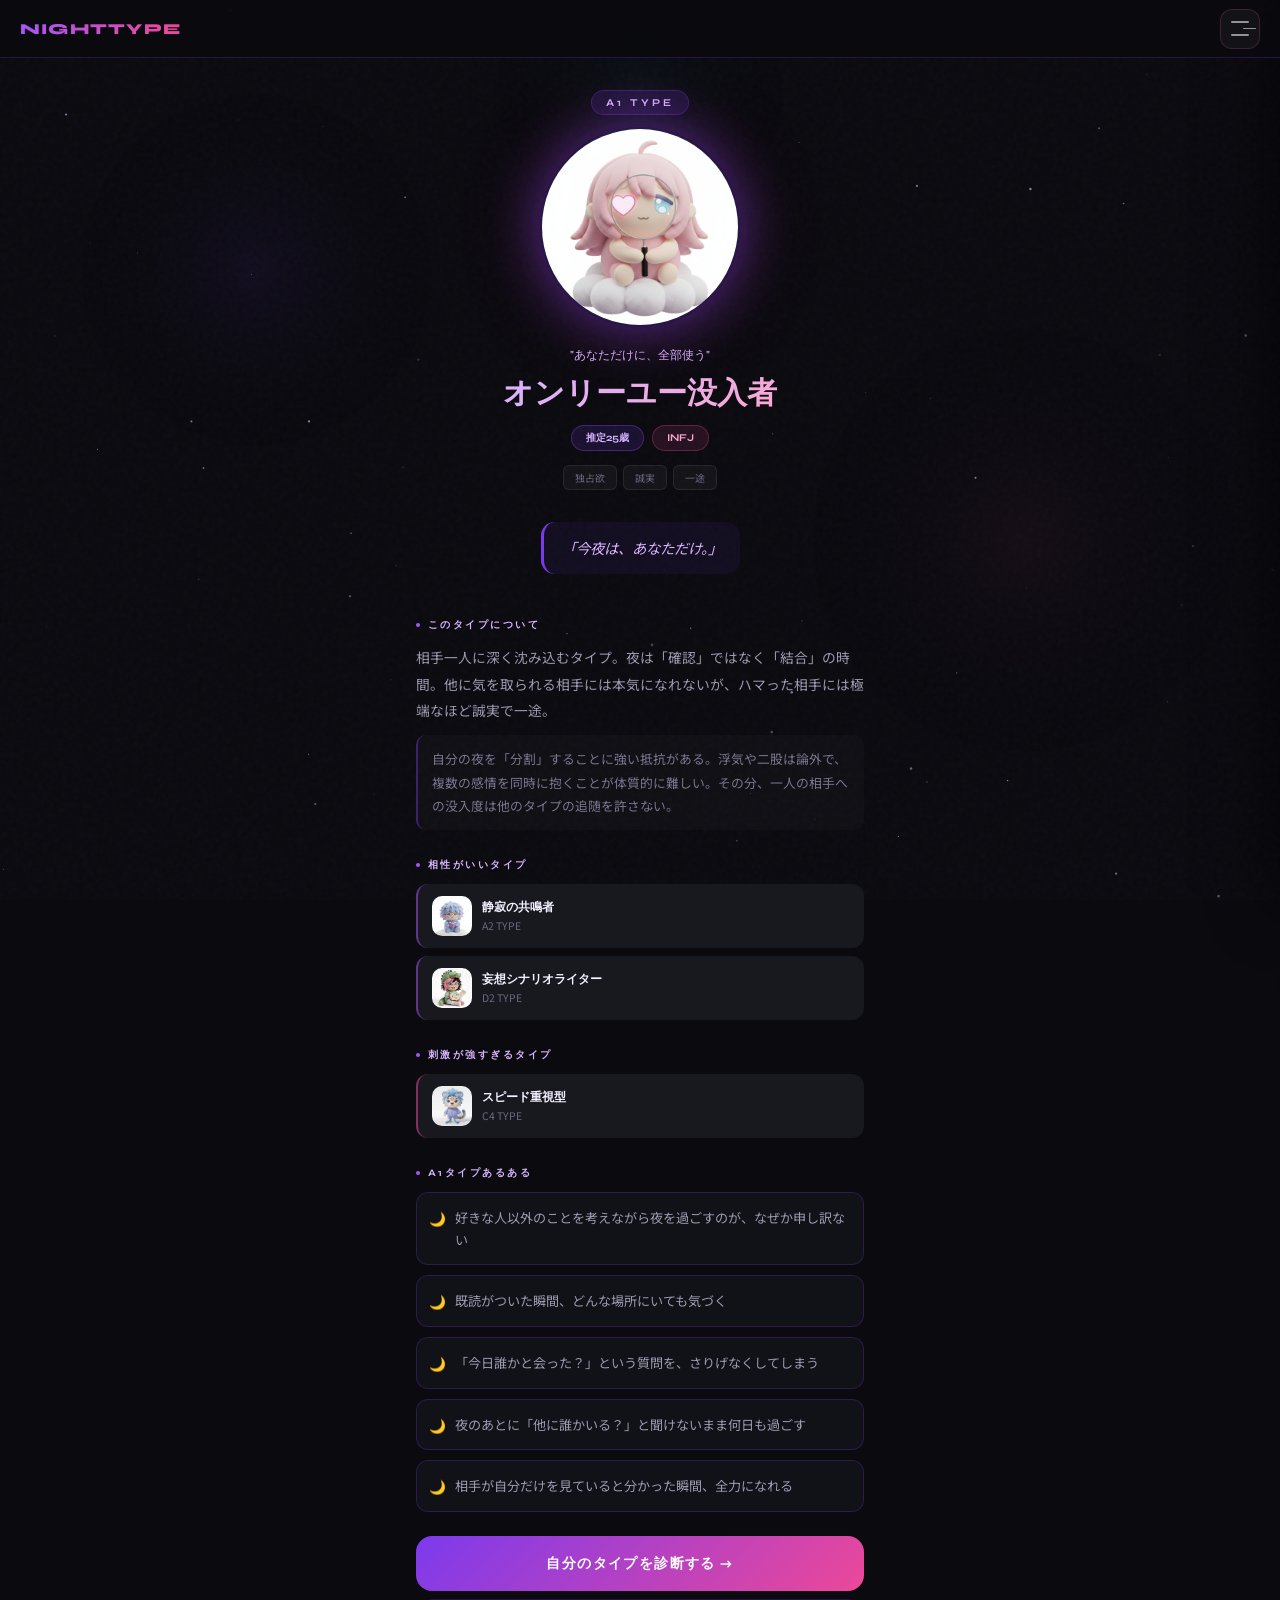
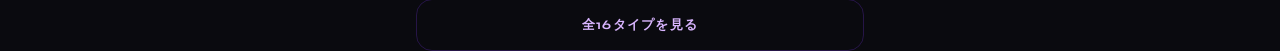
<file: type/A1.html>
<!DOCTYPE html>
<html lang="ja">
<head>
  <meta charset="UTF-8"/>
  <link rel="icon" href="../favicon.svg" type="image/svg+xml"/>
  <meta name="viewport" content="width=device-width, initial-scale=1.0"/>
  <title>オンリーユー没入者（A1タイプ）｜NightType 夜の価値観タイプ診断</title>
  <meta name="description" content="NightType A1タイプ「オンリーユー没入者」の詳細ページ。あなただけに、全部使う。特徴・相性・あるある・診断方法を解説。"/>
  <meta property="og:title" content="オンリーユー没入者（A1）｜NightType"/>
  <meta property="og:description" content="あなただけに、全部使う"/>
  <meta property="og:image" content="../images/A1.png"/>
  <meta property="og:type" content="article"/>
  <meta name="twitter:card" content="summary_large_image"/>
  <meta name="twitter:title" content="オンリーユー没入者（A1）｜NightType"/>
  <meta name="twitter:description" content="あなただけに、全部使う"/>
  <meta name="twitter:image" content="../images/A1.png"/>
  <link rel="stylesheet" href="../style.css"/>
  <style>
    .type-hero{display:flex;flex-direction:column;align-items:center;padding:32px 20px 0;text-align:center;}
    .type-img{width:200px;height:200px;border-radius:50%;object-fit:cover;border:2px solid var(--border);box-shadow:0 0 50px rgba(124,58,237,0.5),0 0 90px rgba(236,72,153,0.2);margin-bottom:20px;opacity:0;animation:popIn 0.7s cubic-bezier(0.34,1.56,0.64,1) 0.2s forwards;}
    .type-icon-fb{width:200px;height:200px;border-radius:50%;display:flex;align-items:center;justify-content:center;font-size:5rem;background:radial-gradient(circle at 30% 30%,rgba(124,58,237,0.3),rgba(10,10,15,0.8));border:2px solid var(--border);box-shadow:0 0 50px rgba(124,58,237,0.4);margin-bottom:20px;opacity:0;animation:popIn 0.7s cubic-bezier(0.34,1.56,0.64,1) 0.2s forwards;}
    .type-code-badge{font-family:'Syne',sans-serif;font-weight:700;font-size:0.65rem;letter-spacing:0.3em;color:var(--purple-ll);background:rgba(124,58,237,0.15);border:1px solid rgba(124,58,237,0.3);padding:5px 14px;border-radius:999px;margin-bottom:12px;}
    .type-tagline{font-size:0.78rem;color:var(--purple-ll);font-family:'Syne',sans-serif;margin-bottom:12px;}
    .type-name{font-family:'Syne',sans-serif;font-weight:800;font-size:1.9rem;line-height:1.15;margin-bottom:0;background:linear-gradient(135deg,var(--purple-ll),var(--pink-l));-webkit-background-clip:text;-webkit-text-fill-color:transparent;}
    .profile-chips{display:flex;gap:8px;flex-wrap:wrap;justify-content:center;margin:14px 0;}
    .profile-chip{padding:5px 14px;border-radius:999px;font-size:0.65rem;font-family:'Syne',sans-serif;font-weight:700;}
    .chip-age{background:rgba(124,58,237,0.15);border:1px solid rgba(168,85,247,0.3);color:var(--purple-ll);}
    .chip-mbti{background:rgba(236,72,153,0.12);border:1px solid rgba(236,72,153,0.3);color:var(--pink-l);}
    .keyword-row{display:flex;gap:6px;flex-wrap:wrap;justify-content:center;margin-bottom:16px;}
    .keyword-tag{padding:4px 11px;border-radius:6px;background:rgba(255,255,255,0.04);border:1px solid rgba(255,255,255,0.08);font-size:0.62rem;color:var(--muted);}
    .quote-block{padding:14px 18px;border-radius:14px;background:rgba(124,58,237,0.08);border-left:3px solid var(--purple);margin:16px 0;font-style:italic;font-size:0.9rem;color:var(--purple-ll);line-height:1.7;text-align:left;}
    .type-section{max-width:480px;margin:0 auto;padding:0 16px;}
    .section-heading{font-family:'Syne',sans-serif;font-weight:700;font-size:0.62rem;letter-spacing:0.25em;text-transform:uppercase;color:var(--purple-ll);margin:28px 0 12px;display:flex;align-items:center;gap:8px;}
    .section-heading::before{content:'';display:block;width:4px;height:4px;border-radius:50%;background:var(--purple-l);}
    .type-desc{font-size:0.86rem;line-height:1.9;color:#9d99b0;margin-bottom:12px;}
    .type-detail{font-size:0.8rem;line-height:1.85;color:#7a7690;padding:12px 14px;border-radius:10px;background:rgba(255,255,255,0.025);border-left:2px solid rgba(124,58,237,0.4);}
    .compat-grid{display:flex;flex-direction:column;gap:8px;margin-bottom:8px;}
    .compat-row{display:flex;align-items:center;gap:10px;padding:12px 14px;border-radius:12px;background:var(--surface2);}
    .compat-row.good{border-left:2px solid rgba(168,85,247,0.5);}
    .compat-row.bad{border-left:2px solid rgba(236,72,153,0.5);}
    .compat-row img,.compat-row .c-icon{width:40px;height:40px;border-radius:10px;object-fit:cover;flex-shrink:0;}
    .compat-row .c-icon{background:var(--surface);display:flex;align-items:center;justify-content:center;font-size:1.4rem;}
    .compat-name{font-family:'Syne',sans-serif;font-weight:700;font-size:0.78rem;margin-bottom:2px;}
    .compat-tag{font-size:0.65rem;color:var(--muted);}
    .compat-reason{font-size:0.66rem;color:var(--muted);line-height:1.5;margin-top:4px;}
    .aruaru-list{list-style:none;padding:0;margin:0;display:flex;flex-direction:column;gap:10px;}
    .aruaru-list li{padding:14px 16px;border-radius:12px;background:var(--surface);border:1px solid var(--border);font-size:0.82rem;line-height:1.65;color:#9d99b0;position:relative;padding-left:38px;}
    .aruaru-list li::before{content:'🌙';position:absolute;left:12px;top:14px;font-size:0.85rem;}
    .cta-quiz{display:block;width:100%;padding:18px;border-radius:16px;background:linear-gradient(135deg,var(--purple),var(--pink));color:#fff;font-family:'Syne',sans-serif;font-weight:700;font-size:0.88rem;letter-spacing:0.1em;text-align:center;text-decoration:none;margin:24px 0 8px;transition:all 0.2s;}
    .cta-quiz:hover{transform:translateY(-2px);box-shadow:0 8px 24px rgba(124,58,237,0.4);}
    .cta-chars{display:block;width:100%;padding:16px;border-radius:16px;border:1px solid var(--border);color:var(--purple-ll);font-family:'Syne',sans-serif;font-weight:700;font-size:0.82rem;letter-spacing:0.1em;text-align:center;text-decoration:none;margin-bottom:48px;transition:all 0.2s;}
    .cta-chars:hover{border-color:var(--purple-l);background:rgba(124,58,237,0.1);}
  </style>
</head>
<body>
<canvas id="bg-canvas"></canvas>
<div class="noise"></div>
<nav class="navbar">
  <a href="../index.html" class="nav-logo">NightType</a>
  <button class="hamburger" id="hamburger"><span></span><span></span><span></span></button>
</nav>
<div class="drawer" id="drawer">
  <a href="../index.html"><span class="icon">🏠</span>ホーム</a>
  <a href="../quiz.html"><span class="icon">🌙</span>診断する</a>
  <a href="../characters.html" class="active"><span class="icon">🎴</span>キャラ一覧</a>
  <a href="../compat.html"><span class="icon">💜</span>相性チェック</a>
  <a href="../matrix.html"><span class="icon">📊</span>相性マトリクス</a>
</div>
<div class="drawer-overlay" id="drawer-overlay"></div>

<div class="page">
  <div class="type-hero">
    <div class="type-code-badge">A1 TYPE</div>
    <img src="../images/A1.png" alt="オンリーユー没入者" class="type-img"/>
    <div class="type-tagline">"あなただけに、全部使う"</div>
    <h1 class="type-name">オンリーユー没入者</h1>
    <div class="profile-chips">
      <span class="profile-chip chip-age">推定25歳</span>
      <span class="profile-chip chip-mbti">INFJ</span>
    </div>
    <div class="keyword-row"><span class="keyword-tag">独占欲</span><span class="keyword-tag">誠実</span><span class="keyword-tag">一途</span></div>
    <div class="quote-block" style="max-width:400px">「今夜は、あなただけ。」</div>
  </div>

  <div class="type-section">
    <div class="section-heading">このタイプについて</div>
    <p class="type-desc">相手一人に深く沈み込むタイプ。夜は「確認」ではなく「結合」の時間。他に気を取られる相手には本気になれないが、ハマった相手には極端なほど誠実で一途。</p>
    <div class="type-detail">自分の夜を「分割」することに強い抵抗がある。浮気や二股は論外で、複数の感情を同時に抱くことが体質的に難しい。その分、一人の相手への没入度は他のタイプの追随を許さない。</div>

    <div class="section-heading">相性がいいタイプ</div>
    <div class="compat-grid"><a href="A2.html" class="compat-row good" style="text-decoration:none;color:var(--white)">
        <img src="../images/A2.png" alt="静寂の共鳴者">
        <div><div class="compat-name">静寂の共鳴者</div><div class="compat-tag">A2 TYPE</div></div>
      </a>
<a href="D2.html" class="compat-row good" style="text-decoration:none;color:var(--white)">
        <img src="../images/D2.png" alt="妄想シナリオライター">
        <div><div class="compat-name">妄想シナリオライター</div><div class="compat-tag">D2 TYPE</div></div>
      </a></div>

    <div class="section-heading">刺激が強すぎるタイプ</div>
    <div class="compat-grid"><a href="C4.html" class="compat-row bad" style="text-decoration:none;color:var(--white)">
        <img src="../images/C4.png" alt="スピード重視型">
        <div><div class="compat-name">スピード重視型</div><div class="compat-tag">C4 TYPE</div></div>
      </a></div>

    <div class="section-heading">A1タイプあるある</div>
    <ul class="aruaru-list"><li>好きな人以外のことを考えながら夜を過ごすのが、なぜか申し訳ない</li>
<li>既読がついた瞬間、どんな場所にいても気づく</li>
<li>「今日誰かと会った？」という質問を、さりげなくしてしまう</li>
<li>夜のあとに「他に誰かいる？」と聞けないまま何日も過ごす</li>
<li>相手が自分だけを見ていると分かった瞬間、全力になれる</li></ul>

    <a href="../quiz.html" class="cta-quiz">自分のタイプを診断する →</a>
    <a href="../characters.html" class="cta-chars">全16タイプを見る</a>
  </div>
</div>

<script src="../common.js"></script>
</body>
</html>
</file>
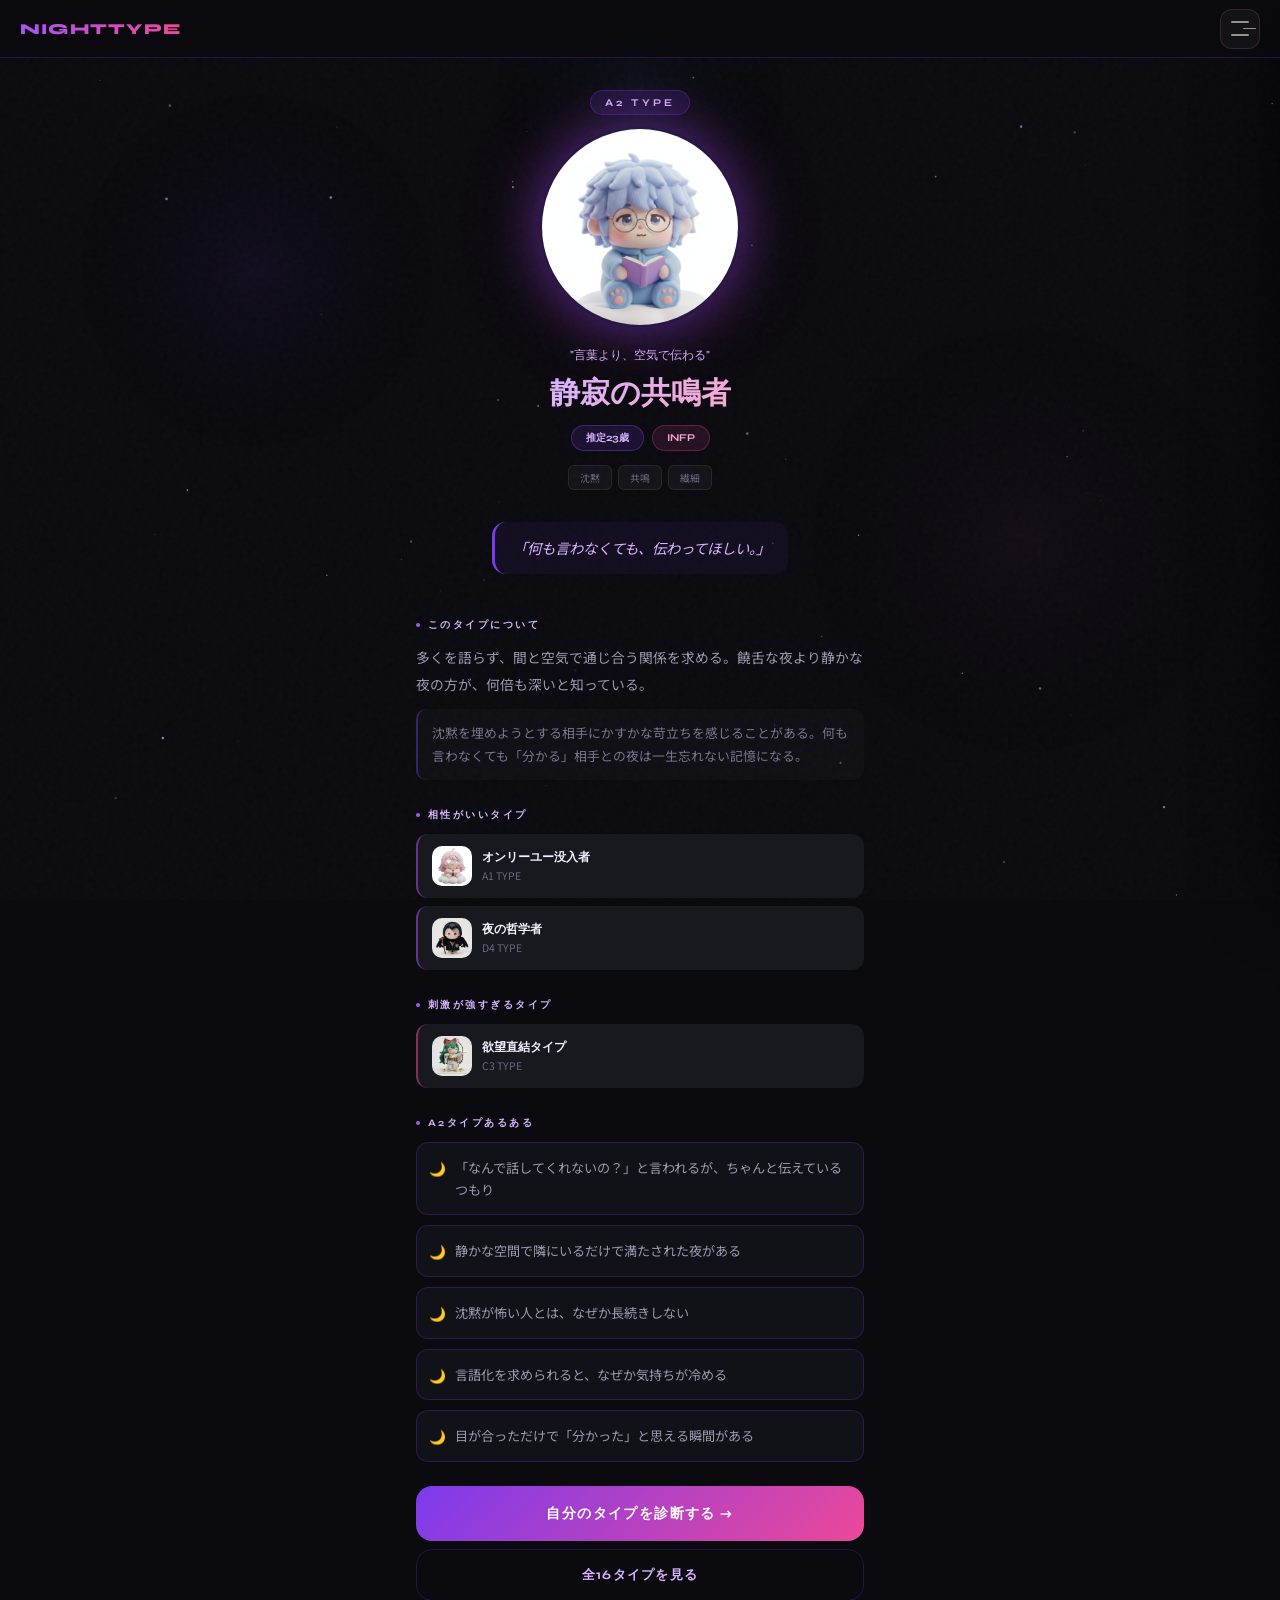
<file: type/A2.html>
<!DOCTYPE html>
<html lang="ja">
<head>
  <meta charset="UTF-8"/>
  <link rel="icon" href="../favicon.svg" type="image/svg+xml"/>
  <meta name="viewport" content="width=device-width, initial-scale=1.0"/>
  <title>静寂の共鳴者（A2タイプ）｜NightType 夜の価値観タイプ診断</title>
  <meta name="description" content="NightType A2タイプ「静寂の共鳴者」の詳細ページ。言葉より、空気で伝わる。特徴・相性・あるある・診断方法を解説。"/>
  <meta property="og:title" content="静寂の共鳴者（A2）｜NightType"/>
  <meta property="og:description" content="言葉より、空気で伝わる"/>
  <meta property="og:image" content="../images/A2.png"/>
  <meta property="og:type" content="article"/>
  <meta name="twitter:card" content="summary_large_image"/>
  <meta name="twitter:title" content="静寂の共鳴者（A2）｜NightType"/>
  <meta name="twitter:description" content="言葉より、空気で伝わる"/>
  <meta name="twitter:image" content="../images/A2.png"/>
  <link rel="stylesheet" href="../style.css"/>
  <style>
    .type-hero{display:flex;flex-direction:column;align-items:center;padding:32px 20px 0;text-align:center;}
    .type-img{width:200px;height:200px;border-radius:50%;object-fit:cover;border:2px solid var(--border);box-shadow:0 0 50px rgba(124,58,237,0.5),0 0 90px rgba(236,72,153,0.2);margin-bottom:20px;opacity:0;animation:popIn 0.7s cubic-bezier(0.34,1.56,0.64,1) 0.2s forwards;}
    .type-icon-fb{width:200px;height:200px;border-radius:50%;display:flex;align-items:center;justify-content:center;font-size:5rem;background:radial-gradient(circle at 30% 30%,rgba(124,58,237,0.3),rgba(10,10,15,0.8));border:2px solid var(--border);box-shadow:0 0 50px rgba(124,58,237,0.4);margin-bottom:20px;opacity:0;animation:popIn 0.7s cubic-bezier(0.34,1.56,0.64,1) 0.2s forwards;}
    .type-code-badge{font-family:'Syne',sans-serif;font-weight:700;font-size:0.65rem;letter-spacing:0.3em;color:var(--purple-ll);background:rgba(124,58,237,0.15);border:1px solid rgba(124,58,237,0.3);padding:5px 14px;border-radius:999px;margin-bottom:12px;}
    .type-tagline{font-size:0.78rem;color:var(--purple-ll);font-family:'Syne',sans-serif;margin-bottom:12px;}
    .type-name{font-family:'Syne',sans-serif;font-weight:800;font-size:1.9rem;line-height:1.15;margin-bottom:0;background:linear-gradient(135deg,var(--purple-ll),var(--pink-l));-webkit-background-clip:text;-webkit-text-fill-color:transparent;}
    .profile-chips{display:flex;gap:8px;flex-wrap:wrap;justify-content:center;margin:14px 0;}
    .profile-chip{padding:5px 14px;border-radius:999px;font-size:0.65rem;font-family:'Syne',sans-serif;font-weight:700;}
    .chip-age{background:rgba(124,58,237,0.15);border:1px solid rgba(168,85,247,0.3);color:var(--purple-ll);}
    .chip-mbti{background:rgba(236,72,153,0.12);border:1px solid rgba(236,72,153,0.3);color:var(--pink-l);}
    .keyword-row{display:flex;gap:6px;flex-wrap:wrap;justify-content:center;margin-bottom:16px;}
    .keyword-tag{padding:4px 11px;border-radius:6px;background:rgba(255,255,255,0.04);border:1px solid rgba(255,255,255,0.08);font-size:0.62rem;color:var(--muted);}
    .quote-block{padding:14px 18px;border-radius:14px;background:rgba(124,58,237,0.08);border-left:3px solid var(--purple);margin:16px 0;font-style:italic;font-size:0.9rem;color:var(--purple-ll);line-height:1.7;text-align:left;}
    .type-section{max-width:480px;margin:0 auto;padding:0 16px;}
    .section-heading{font-family:'Syne',sans-serif;font-weight:700;font-size:0.62rem;letter-spacing:0.25em;text-transform:uppercase;color:var(--purple-ll);margin:28px 0 12px;display:flex;align-items:center;gap:8px;}
    .section-heading::before{content:'';display:block;width:4px;height:4px;border-radius:50%;background:var(--purple-l);}
    .type-desc{font-size:0.86rem;line-height:1.9;color:#9d99b0;margin-bottom:12px;}
    .type-detail{font-size:0.8rem;line-height:1.85;color:#7a7690;padding:12px 14px;border-radius:10px;background:rgba(255,255,255,0.025);border-left:2px solid rgba(124,58,237,0.4);}
    .compat-grid{display:flex;flex-direction:column;gap:8px;margin-bottom:8px;}
    .compat-row{display:flex;align-items:center;gap:10px;padding:12px 14px;border-radius:12px;background:var(--surface2);}
    .compat-row.good{border-left:2px solid rgba(168,85,247,0.5);}
    .compat-row.bad{border-left:2px solid rgba(236,72,153,0.5);}
    .compat-row img,.compat-row .c-icon{width:40px;height:40px;border-radius:10px;object-fit:cover;flex-shrink:0;}
    .compat-row .c-icon{background:var(--surface);display:flex;align-items:center;justify-content:center;font-size:1.4rem;}
    .compat-name{font-family:'Syne',sans-serif;font-weight:700;font-size:0.78rem;margin-bottom:2px;}
    .compat-tag{font-size:0.65rem;color:var(--muted);}
    .compat-reason{font-size:0.66rem;color:var(--muted);line-height:1.5;margin-top:4px;}
    .aruaru-list{list-style:none;padding:0;margin:0;display:flex;flex-direction:column;gap:10px;}
    .aruaru-list li{padding:14px 16px;border-radius:12px;background:var(--surface);border:1px solid var(--border);font-size:0.82rem;line-height:1.65;color:#9d99b0;position:relative;padding-left:38px;}
    .aruaru-list li::before{content:'🌙';position:absolute;left:12px;top:14px;font-size:0.85rem;}
    .cta-quiz{display:block;width:100%;padding:18px;border-radius:16px;background:linear-gradient(135deg,var(--purple),var(--pink));color:#fff;font-family:'Syne',sans-serif;font-weight:700;font-size:0.88rem;letter-spacing:0.1em;text-align:center;text-decoration:none;margin:24px 0 8px;transition:all 0.2s;}
    .cta-quiz:hover{transform:translateY(-2px);box-shadow:0 8px 24px rgba(124,58,237,0.4);}
    .cta-chars{display:block;width:100%;padding:16px;border-radius:16px;border:1px solid var(--border);color:var(--purple-ll);font-family:'Syne',sans-serif;font-weight:700;font-size:0.82rem;letter-spacing:0.1em;text-align:center;text-decoration:none;margin-bottom:48px;transition:all 0.2s;}
    .cta-chars:hover{border-color:var(--purple-l);background:rgba(124,58,237,0.1);}
  </style>
</head>
<body>
<canvas id="bg-canvas"></canvas>
<div class="noise"></div>
<nav class="navbar">
  <a href="../index.html" class="nav-logo">NightType</a>
  <button class="hamburger" id="hamburger"><span></span><span></span><span></span></button>
</nav>
<div class="drawer" id="drawer">
  <a href="../index.html"><span class="icon">🏠</span>ホーム</a>
  <a href="../quiz.html"><span class="icon">🌙</span>診断する</a>
  <a href="../characters.html" class="active"><span class="icon">🎴</span>キャラ一覧</a>
  <a href="../compat.html"><span class="icon">💜</span>相性チェック</a>
  <a href="../matrix.html"><span class="icon">📊</span>相性マトリクス</a>
</div>
<div class="drawer-overlay" id="drawer-overlay"></div>

<div class="page">
  <div class="type-hero">
    <div class="type-code-badge">A2 TYPE</div>
    <img src="../images/A2.png" alt="静寂の共鳴者" class="type-img"/>
    <div class="type-tagline">"言葉より、空気で伝わる"</div>
    <h1 class="type-name">静寂の共鳴者</h1>
    <div class="profile-chips">
      <span class="profile-chip chip-age">推定23歳</span>
      <span class="profile-chip chip-mbti">INFP</span>
    </div>
    <div class="keyword-row"><span class="keyword-tag">沈黙</span><span class="keyword-tag">共鳴</span><span class="keyword-tag">繊細</span></div>
    <div class="quote-block" style="max-width:400px">「何も言わなくても、伝わってほしい。」</div>
  </div>

  <div class="type-section">
    <div class="section-heading">このタイプについて</div>
    <p class="type-desc">多くを語らず、間と空気で通じ合う関係を求める。饒舌な夜より静かな夜の方が、何倍も深いと知っている。</p>
    <div class="type-detail">沈黙を埋めようとする相手にかすかな苛立ちを感じることがある。何も言わなくても「分かる」相手との夜は一生忘れない記憶になる。</div>

    <div class="section-heading">相性がいいタイプ</div>
    <div class="compat-grid"><a href="A1.html" class="compat-row good" style="text-decoration:none;color:var(--white)">
        <img src="../images/A1.png" alt="オンリーユー没入者">
        <div><div class="compat-name">オンリーユー没入者</div><div class="compat-tag">A1 TYPE</div></div>
      </a>
<a href="D4.html" class="compat-row good" style="text-decoration:none;color:var(--white)">
        <img src="../images/D4.png" alt="夜の哲学者">
        <div><div class="compat-name">夜の哲学者</div><div class="compat-tag">D4 TYPE</div></div>
      </a></div>

    <div class="section-heading">刺激が強すぎるタイプ</div>
    <div class="compat-grid"><a href="C3.html" class="compat-row bad" style="text-decoration:none;color:var(--white)">
        <img src="../images/C3.png" alt="欲望直結タイプ">
        <div><div class="compat-name">欲望直結タイプ</div><div class="compat-tag">C3 TYPE</div></div>
      </a></div>

    <div class="section-heading">A2タイプあるある</div>
    <ul class="aruaru-list"><li>「なんで話してくれないの？」と言われるが、ちゃんと伝えているつもり</li>
<li>静かな空間で隣にいるだけで満たされた夜がある</li>
<li>沈黙が怖い人とは、なぜか長続きしない</li>
<li>言語化を求められると、なぜか気持ちが冷める</li>
<li>目が合っただけで「分かった」と思える瞬間がある</li></ul>

    <a href="../quiz.html" class="cta-quiz">自分のタイプを診断する →</a>
    <a href="../characters.html" class="cta-chars">全16タイプを見る</a>
  </div>
</div>

<script src="../common.js"></script>
</body>
</html>
</file>
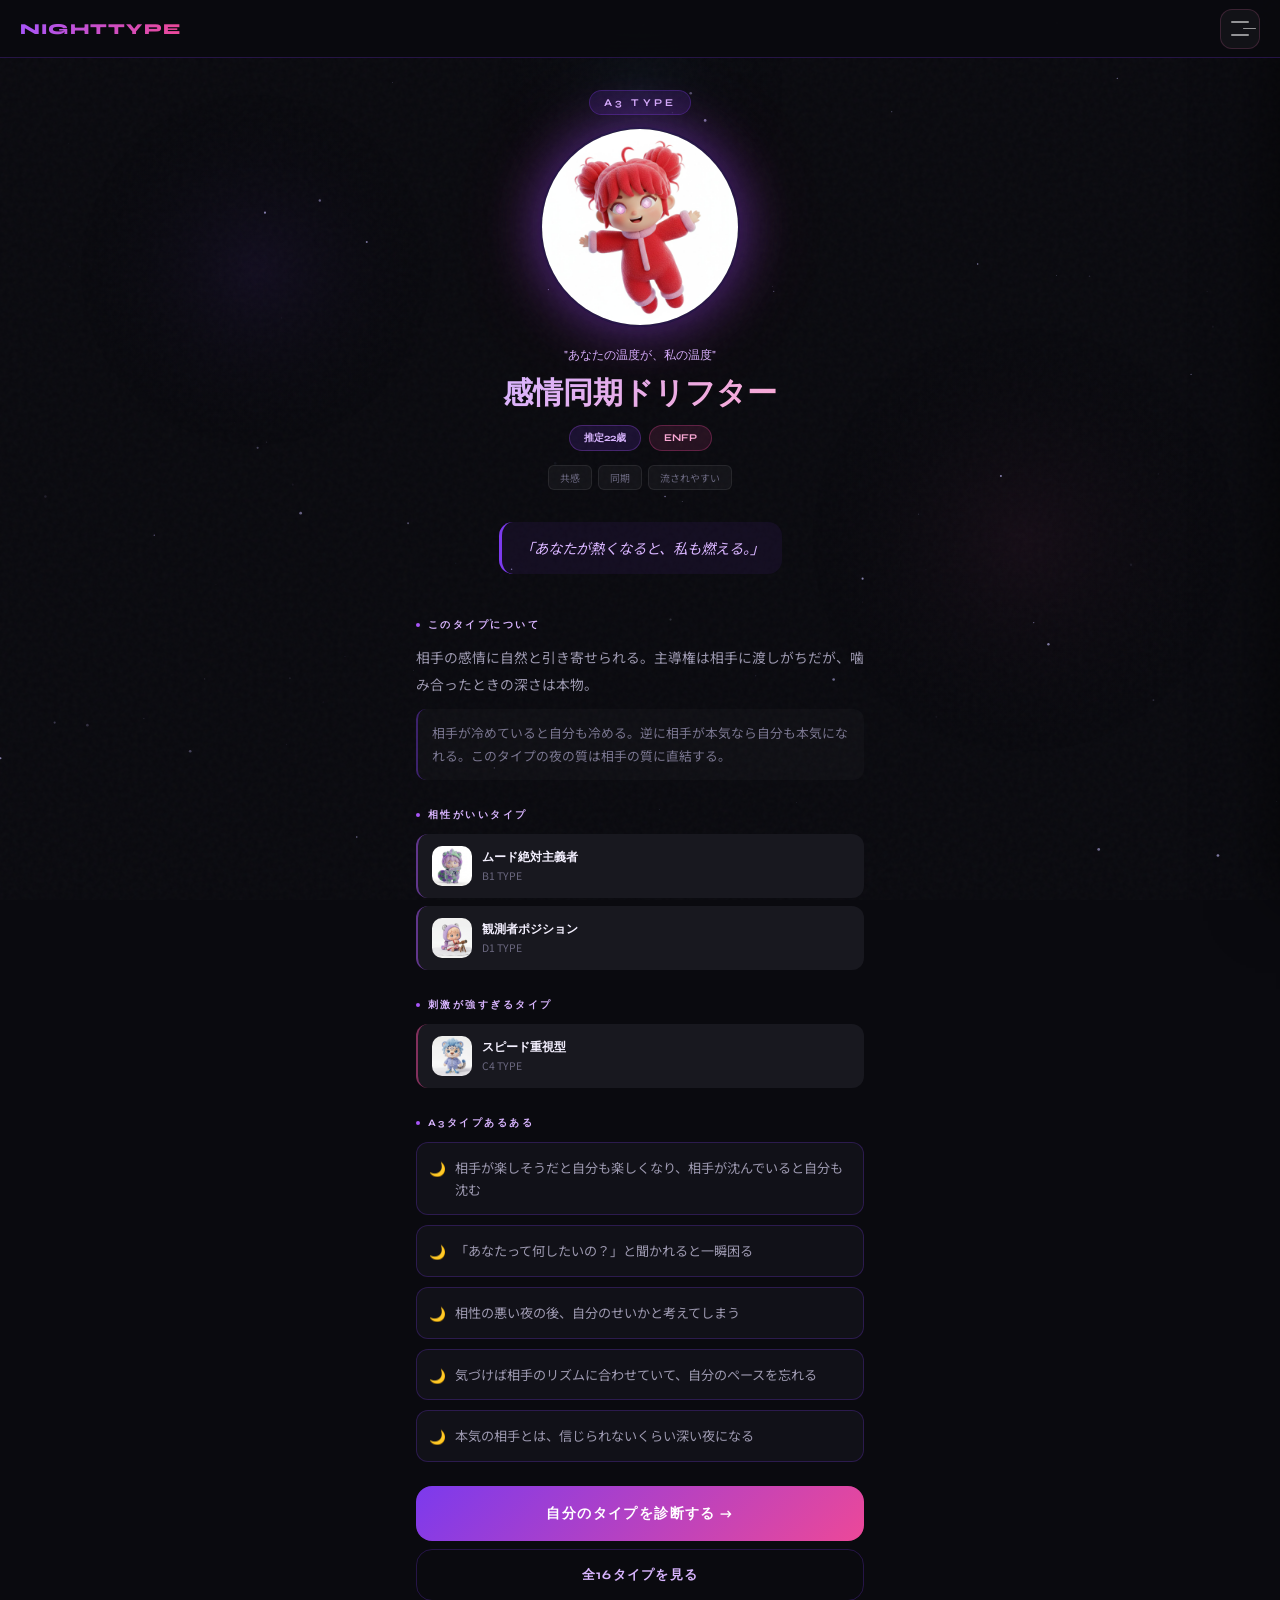
<file: type/A3.html>
<!DOCTYPE html>
<html lang="ja">
<head>
  <meta charset="UTF-8"/>
  <link rel="icon" href="../favicon.svg" type="image/svg+xml"/>
  <meta name="viewport" content="width=device-width, initial-scale=1.0"/>
  <title>感情同期ドリフター（A3タイプ）｜NightType 夜の価値観タイプ診断</title>
  <meta name="description" content="NightType A3タイプ「感情同期ドリフター」の詳細ページ。あなたの温度が、私の温度。特徴・相性・あるある・診断方法を解説。"/>
  <meta property="og:title" content="感情同期ドリフター（A3）｜NightType"/>
  <meta property="og:description" content="あなたの温度が、私の温度"/>
  <meta property="og:image" content="../images/A3.png"/>
  <meta property="og:type" content="article"/>
  <meta name="twitter:card" content="summary_large_image"/>
  <meta name="twitter:title" content="感情同期ドリフター（A3）｜NightType"/>
  <meta name="twitter:description" content="あなたの温度が、私の温度"/>
  <meta name="twitter:image" content="../images/A3.png"/>
  <link rel="stylesheet" href="../style.css"/>
  <style>
    .type-hero{display:flex;flex-direction:column;align-items:center;padding:32px 20px 0;text-align:center;}
    .type-img{width:200px;height:200px;border-radius:50%;object-fit:cover;border:2px solid var(--border);box-shadow:0 0 50px rgba(124,58,237,0.5),0 0 90px rgba(236,72,153,0.2);margin-bottom:20px;opacity:0;animation:popIn 0.7s cubic-bezier(0.34,1.56,0.64,1) 0.2s forwards;}
    .type-icon-fb{width:200px;height:200px;border-radius:50%;display:flex;align-items:center;justify-content:center;font-size:5rem;background:radial-gradient(circle at 30% 30%,rgba(124,58,237,0.3),rgba(10,10,15,0.8));border:2px solid var(--border);box-shadow:0 0 50px rgba(124,58,237,0.4);margin-bottom:20px;opacity:0;animation:popIn 0.7s cubic-bezier(0.34,1.56,0.64,1) 0.2s forwards;}
    .type-code-badge{font-family:'Syne',sans-serif;font-weight:700;font-size:0.65rem;letter-spacing:0.3em;color:var(--purple-ll);background:rgba(124,58,237,0.15);border:1px solid rgba(124,58,237,0.3);padding:5px 14px;border-radius:999px;margin-bottom:12px;}
    .type-tagline{font-size:0.78rem;color:var(--purple-ll);font-family:'Syne',sans-serif;margin-bottom:12px;}
    .type-name{font-family:'Syne',sans-serif;font-weight:800;font-size:1.9rem;line-height:1.15;margin-bottom:0;background:linear-gradient(135deg,var(--purple-ll),var(--pink-l));-webkit-background-clip:text;-webkit-text-fill-color:transparent;}
    .profile-chips{display:flex;gap:8px;flex-wrap:wrap;justify-content:center;margin:14px 0;}
    .profile-chip{padding:5px 14px;border-radius:999px;font-size:0.65rem;font-family:'Syne',sans-serif;font-weight:700;}
    .chip-age{background:rgba(124,58,237,0.15);border:1px solid rgba(168,85,247,0.3);color:var(--purple-ll);}
    .chip-mbti{background:rgba(236,72,153,0.12);border:1px solid rgba(236,72,153,0.3);color:var(--pink-l);}
    .keyword-row{display:flex;gap:6px;flex-wrap:wrap;justify-content:center;margin-bottom:16px;}
    .keyword-tag{padding:4px 11px;border-radius:6px;background:rgba(255,255,255,0.04);border:1px solid rgba(255,255,255,0.08);font-size:0.62rem;color:var(--muted);}
    .quote-block{padding:14px 18px;border-radius:14px;background:rgba(124,58,237,0.08);border-left:3px solid var(--purple);margin:16px 0;font-style:italic;font-size:0.9rem;color:var(--purple-ll);line-height:1.7;text-align:left;}
    .type-section{max-width:480px;margin:0 auto;padding:0 16px;}
    .section-heading{font-family:'Syne',sans-serif;font-weight:700;font-size:0.62rem;letter-spacing:0.25em;text-transform:uppercase;color:var(--purple-ll);margin:28px 0 12px;display:flex;align-items:center;gap:8px;}
    .section-heading::before{content:'';display:block;width:4px;height:4px;border-radius:50%;background:var(--purple-l);}
    .type-desc{font-size:0.86rem;line-height:1.9;color:#9d99b0;margin-bottom:12px;}
    .type-detail{font-size:0.8rem;line-height:1.85;color:#7a7690;padding:12px 14px;border-radius:10px;background:rgba(255,255,255,0.025);border-left:2px solid rgba(124,58,237,0.4);}
    .compat-grid{display:flex;flex-direction:column;gap:8px;margin-bottom:8px;}
    .compat-row{display:flex;align-items:center;gap:10px;padding:12px 14px;border-radius:12px;background:var(--surface2);}
    .compat-row.good{border-left:2px solid rgba(168,85,247,0.5);}
    .compat-row.bad{border-left:2px solid rgba(236,72,153,0.5);}
    .compat-row img,.compat-row .c-icon{width:40px;height:40px;border-radius:10px;object-fit:cover;flex-shrink:0;}
    .compat-row .c-icon{background:var(--surface);display:flex;align-items:center;justify-content:center;font-size:1.4rem;}
    .compat-name{font-family:'Syne',sans-serif;font-weight:700;font-size:0.78rem;margin-bottom:2px;}
    .compat-tag{font-size:0.65rem;color:var(--muted);}
    .compat-reason{font-size:0.66rem;color:var(--muted);line-height:1.5;margin-top:4px;}
    .aruaru-list{list-style:none;padding:0;margin:0;display:flex;flex-direction:column;gap:10px;}
    .aruaru-list li{padding:14px 16px;border-radius:12px;background:var(--surface);border:1px solid var(--border);font-size:0.82rem;line-height:1.65;color:#9d99b0;position:relative;padding-left:38px;}
    .aruaru-list li::before{content:'🌙';position:absolute;left:12px;top:14px;font-size:0.85rem;}
    .cta-quiz{display:block;width:100%;padding:18px;border-radius:16px;background:linear-gradient(135deg,var(--purple),var(--pink));color:#fff;font-family:'Syne',sans-serif;font-weight:700;font-size:0.88rem;letter-spacing:0.1em;text-align:center;text-decoration:none;margin:24px 0 8px;transition:all 0.2s;}
    .cta-quiz:hover{transform:translateY(-2px);box-shadow:0 8px 24px rgba(124,58,237,0.4);}
    .cta-chars{display:block;width:100%;padding:16px;border-radius:16px;border:1px solid var(--border);color:var(--purple-ll);font-family:'Syne',sans-serif;font-weight:700;font-size:0.82rem;letter-spacing:0.1em;text-align:center;text-decoration:none;margin-bottom:48px;transition:all 0.2s;}
    .cta-chars:hover{border-color:var(--purple-l);background:rgba(124,58,237,0.1);}
  </style>
</head>
<body>
<canvas id="bg-canvas"></canvas>
<div class="noise"></div>
<nav class="navbar">
  <a href="../index.html" class="nav-logo">NightType</a>
  <button class="hamburger" id="hamburger"><span></span><span></span><span></span></button>
</nav>
<div class="drawer" id="drawer">
  <a href="../index.html"><span class="icon">🏠</span>ホーム</a>
  <a href="../quiz.html"><span class="icon">🌙</span>診断する</a>
  <a href="../characters.html" class="active"><span class="icon">🎴</span>キャラ一覧</a>
  <a href="../compat.html"><span class="icon">💜</span>相性チェック</a>
  <a href="../matrix.html"><span class="icon">📊</span>相性マトリクス</a>
</div>
<div class="drawer-overlay" id="drawer-overlay"></div>

<div class="page">
  <div class="type-hero">
    <div class="type-code-badge">A3 TYPE</div>
    <img src="../images/A3.png" alt="感情同期ドリフター" class="type-img"/>
    <div class="type-tagline">"あなたの温度が、私の温度"</div>
    <h1 class="type-name">感情同期ドリフター</h1>
    <div class="profile-chips">
      <span class="profile-chip chip-age">推定22歳</span>
      <span class="profile-chip chip-mbti">ENFP</span>
    </div>
    <div class="keyword-row"><span class="keyword-tag">共感</span><span class="keyword-tag">同期</span><span class="keyword-tag">流されやすい</span></div>
    <div class="quote-block" style="max-width:400px">「あなたが熱くなると、私も燃える。」</div>
  </div>

  <div class="type-section">
    <div class="section-heading">このタイプについて</div>
    <p class="type-desc">相手の感情に自然と引き寄せられる。主導権は相手に渡しがちだが、噛み合ったときの深さは本物。</p>
    <div class="type-detail">相手が冷めていると自分も冷める。逆に相手が本気なら自分も本気になれる。このタイプの夜の質は相手の質に直結する。</div>

    <div class="section-heading">相性がいいタイプ</div>
    <div class="compat-grid"><a href="B1.html" class="compat-row good" style="text-decoration:none;color:var(--white)">
        <img src="../images/B1.png" alt="ムード絶対主義者">
        <div><div class="compat-name">ムード絶対主義者</div><div class="compat-tag">B1 TYPE</div></div>
      </a>
<a href="D1.html" class="compat-row good" style="text-decoration:none;color:var(--white)">
        <img src="../images/D1.png" alt="観測者ポジション">
        <div><div class="compat-name">観測者ポジション</div><div class="compat-tag">D1 TYPE</div></div>
      </a></div>

    <div class="section-heading">刺激が強すぎるタイプ</div>
    <div class="compat-grid"><a href="C4.html" class="compat-row bad" style="text-decoration:none;color:var(--white)">
        <img src="../images/C4.png" alt="スピード重視型">
        <div><div class="compat-name">スピード重視型</div><div class="compat-tag">C4 TYPE</div></div>
      </a></div>

    <div class="section-heading">A3タイプあるある</div>
    <ul class="aruaru-list"><li>相手が楽しそうだと自分も楽しくなり、相手が沈んでいると自分も沈む</li>
<li>「あなたって何したいの？」と聞かれると一瞬困る</li>
<li>相性の悪い夜の後、自分のせいかと考えてしまう</li>
<li>気づけば相手のリズムに合わせていて、自分のペースを忘れる</li>
<li>本気の相手とは、信じられないくらい深い夜になる</li></ul>

    <a href="../quiz.html" class="cta-quiz">自分のタイプを診断する →</a>
    <a href="../characters.html" class="cta-chars">全16タイプを見る</a>
  </div>
</div>

<script src="../common.js"></script>
</body>
</html>
</file>
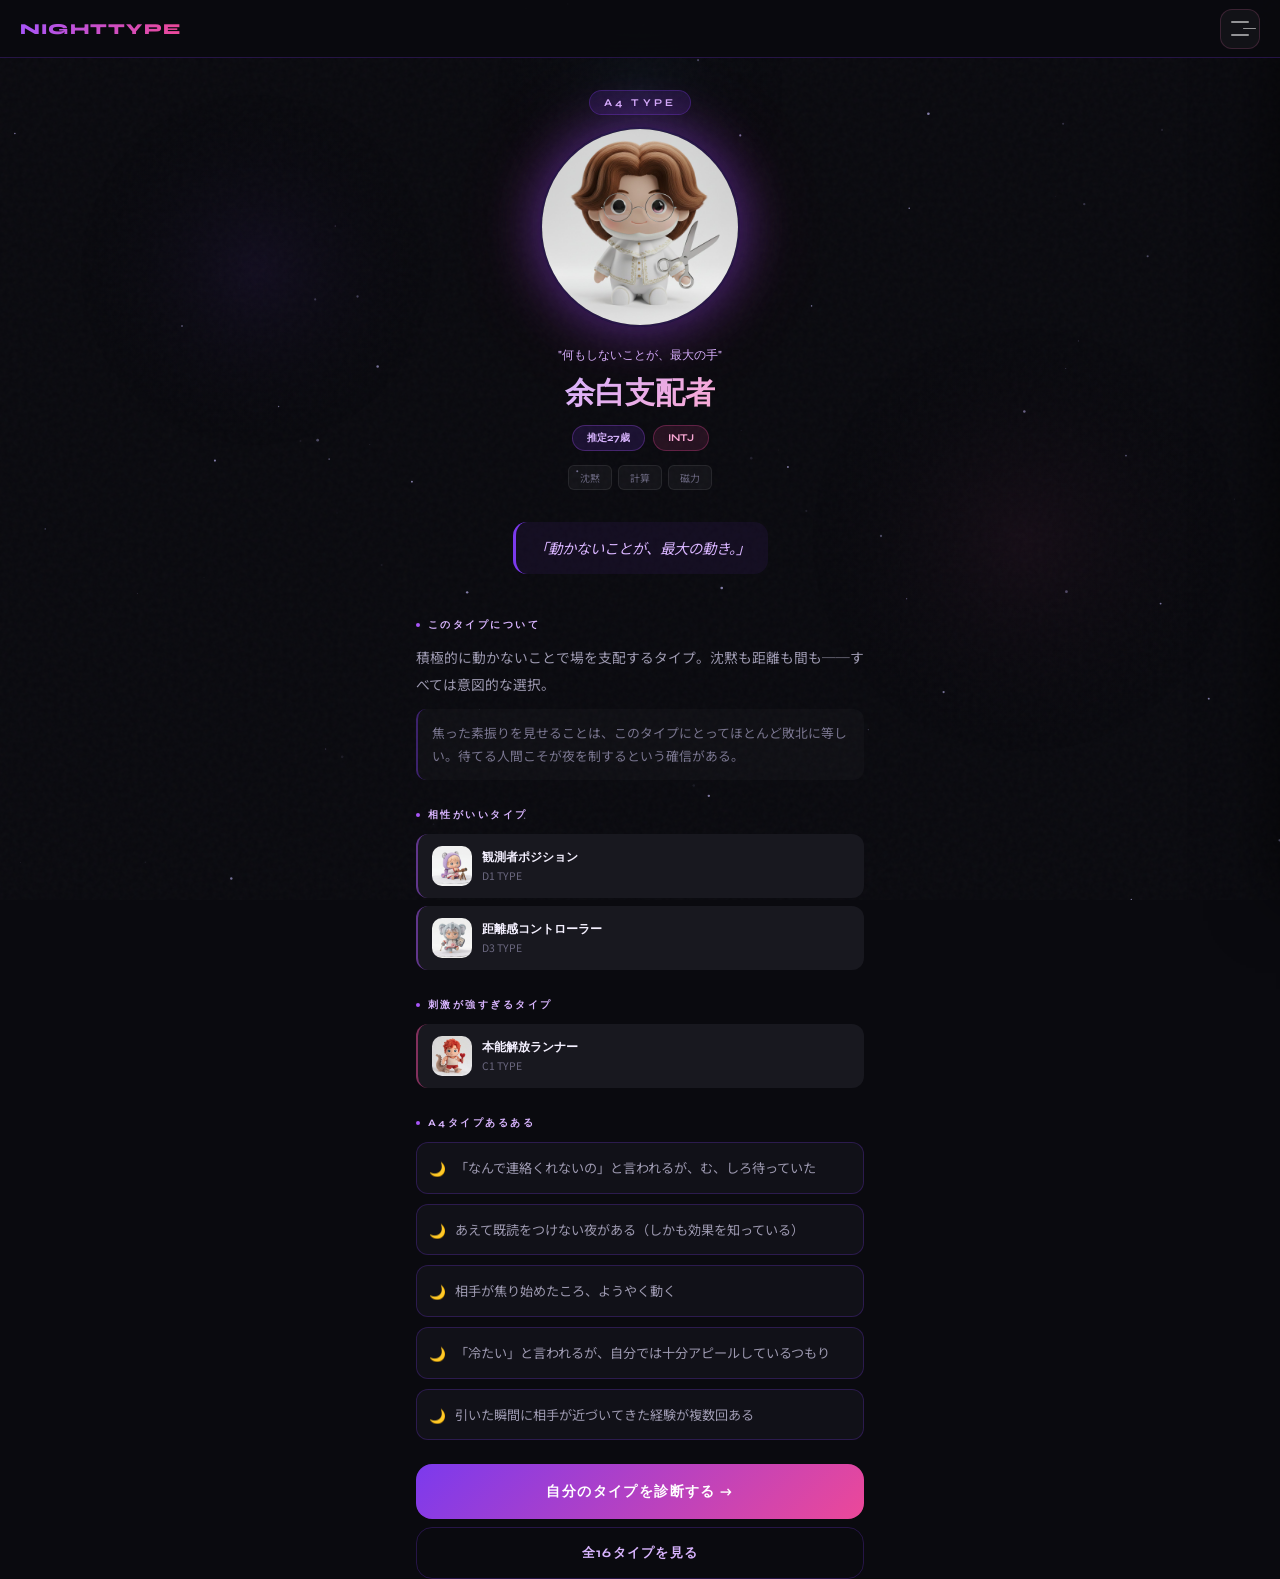
<file: type/A4.html>
<!DOCTYPE html>
<html lang="ja">
<head>
  <meta charset="UTF-8"/>
  <link rel="icon" href="../favicon.svg" type="image/svg+xml"/>
  <meta name="viewport" content="width=device-width, initial-scale=1.0"/>
  <title>余白支配者（A4タイプ）｜NightType 夜の価値観タイプ診断</title>
  <meta name="description" content="NightType A4タイプ「余白支配者」の詳細ページ。何もしないことが、最大の手。特徴・相性・あるある・診断方法を解説。"/>
  <meta property="og:title" content="余白支配者（A4）｜NightType"/>
  <meta property="og:description" content="何もしないことが、最大の手"/>
  <meta property="og:image" content="../images/A4.png"/>
  <meta property="og:type" content="article"/>
  <meta name="twitter:card" content="summary_large_image"/>
  <meta name="twitter:title" content="余白支配者（A4）｜NightType"/>
  <meta name="twitter:description" content="何もしないことが、最大の手"/>
  <meta name="twitter:image" content="../images/A4.png"/>
  <link rel="stylesheet" href="../style.css"/>
  <style>
    .type-hero{display:flex;flex-direction:column;align-items:center;padding:32px 20px 0;text-align:center;}
    .type-img{width:200px;height:200px;border-radius:50%;object-fit:cover;border:2px solid var(--border);box-shadow:0 0 50px rgba(124,58,237,0.5),0 0 90px rgba(236,72,153,0.2);margin-bottom:20px;opacity:0;animation:popIn 0.7s cubic-bezier(0.34,1.56,0.64,1) 0.2s forwards;}
    .type-icon-fb{width:200px;height:200px;border-radius:50%;display:flex;align-items:center;justify-content:center;font-size:5rem;background:radial-gradient(circle at 30% 30%,rgba(124,58,237,0.3),rgba(10,10,15,0.8));border:2px solid var(--border);box-shadow:0 0 50px rgba(124,58,237,0.4);margin-bottom:20px;opacity:0;animation:popIn 0.7s cubic-bezier(0.34,1.56,0.64,1) 0.2s forwards;}
    .type-code-badge{font-family:'Syne',sans-serif;font-weight:700;font-size:0.65rem;letter-spacing:0.3em;color:var(--purple-ll);background:rgba(124,58,237,0.15);border:1px solid rgba(124,58,237,0.3);padding:5px 14px;border-radius:999px;margin-bottom:12px;}
    .type-tagline{font-size:0.78rem;color:var(--purple-ll);font-family:'Syne',sans-serif;margin-bottom:12px;}
    .type-name{font-family:'Syne',sans-serif;font-weight:800;font-size:1.9rem;line-height:1.15;margin-bottom:0;background:linear-gradient(135deg,var(--purple-ll),var(--pink-l));-webkit-background-clip:text;-webkit-text-fill-color:transparent;}
    .profile-chips{display:flex;gap:8px;flex-wrap:wrap;justify-content:center;margin:14px 0;}
    .profile-chip{padding:5px 14px;border-radius:999px;font-size:0.65rem;font-family:'Syne',sans-serif;font-weight:700;}
    .chip-age{background:rgba(124,58,237,0.15);border:1px solid rgba(168,85,247,0.3);color:var(--purple-ll);}
    .chip-mbti{background:rgba(236,72,153,0.12);border:1px solid rgba(236,72,153,0.3);color:var(--pink-l);}
    .keyword-row{display:flex;gap:6px;flex-wrap:wrap;justify-content:center;margin-bottom:16px;}
    .keyword-tag{padding:4px 11px;border-radius:6px;background:rgba(255,255,255,0.04);border:1px solid rgba(255,255,255,0.08);font-size:0.62rem;color:var(--muted);}
    .quote-block{padding:14px 18px;border-radius:14px;background:rgba(124,58,237,0.08);border-left:3px solid var(--purple);margin:16px 0;font-style:italic;font-size:0.9rem;color:var(--purple-ll);line-height:1.7;text-align:left;}
    .type-section{max-width:480px;margin:0 auto;padding:0 16px;}
    .section-heading{font-family:'Syne',sans-serif;font-weight:700;font-size:0.62rem;letter-spacing:0.25em;text-transform:uppercase;color:var(--purple-ll);margin:28px 0 12px;display:flex;align-items:center;gap:8px;}
    .section-heading::before{content:'';display:block;width:4px;height:4px;border-radius:50%;background:var(--purple-l);}
    .type-desc{font-size:0.86rem;line-height:1.9;color:#9d99b0;margin-bottom:12px;}
    .type-detail{font-size:0.8rem;line-height:1.85;color:#7a7690;padding:12px 14px;border-radius:10px;background:rgba(255,255,255,0.025);border-left:2px solid rgba(124,58,237,0.4);}
    .compat-grid{display:flex;flex-direction:column;gap:8px;margin-bottom:8px;}
    .compat-row{display:flex;align-items:center;gap:10px;padding:12px 14px;border-radius:12px;background:var(--surface2);}
    .compat-row.good{border-left:2px solid rgba(168,85,247,0.5);}
    .compat-row.bad{border-left:2px solid rgba(236,72,153,0.5);}
    .compat-row img,.compat-row .c-icon{width:40px;height:40px;border-radius:10px;object-fit:cover;flex-shrink:0;}
    .compat-row .c-icon{background:var(--surface);display:flex;align-items:center;justify-content:center;font-size:1.4rem;}
    .compat-name{font-family:'Syne',sans-serif;font-weight:700;font-size:0.78rem;margin-bottom:2px;}
    .compat-tag{font-size:0.65rem;color:var(--muted);}
    .compat-reason{font-size:0.66rem;color:var(--muted);line-height:1.5;margin-top:4px;}
    .aruaru-list{list-style:none;padding:0;margin:0;display:flex;flex-direction:column;gap:10px;}
    .aruaru-list li{padding:14px 16px;border-radius:12px;background:var(--surface);border:1px solid var(--border);font-size:0.82rem;line-height:1.65;color:#9d99b0;position:relative;padding-left:38px;}
    .aruaru-list li::before{content:'🌙';position:absolute;left:12px;top:14px;font-size:0.85rem;}
    .cta-quiz{display:block;width:100%;padding:18px;border-radius:16px;background:linear-gradient(135deg,var(--purple),var(--pink));color:#fff;font-family:'Syne',sans-serif;font-weight:700;font-size:0.88rem;letter-spacing:0.1em;text-align:center;text-decoration:none;margin:24px 0 8px;transition:all 0.2s;}
    .cta-quiz:hover{transform:translateY(-2px);box-shadow:0 8px 24px rgba(124,58,237,0.4);}
    .cta-chars{display:block;width:100%;padding:16px;border-radius:16px;border:1px solid var(--border);color:var(--purple-ll);font-family:'Syne',sans-serif;font-weight:700;font-size:0.82rem;letter-spacing:0.1em;text-align:center;text-decoration:none;margin-bottom:48px;transition:all 0.2s;}
    .cta-chars:hover{border-color:var(--purple-l);background:rgba(124,58,237,0.1);}
  </style>
</head>
<body>
<canvas id="bg-canvas"></canvas>
<div class="noise"></div>
<nav class="navbar">
  <a href="../index.html" class="nav-logo">NightType</a>
  <button class="hamburger" id="hamburger"><span></span><span></span><span></span></button>
</nav>
<div class="drawer" id="drawer">
  <a href="../index.html"><span class="icon">🏠</span>ホーム</a>
  <a href="../quiz.html"><span class="icon">🌙</span>診断する</a>
  <a href="../characters.html" class="active"><span class="icon">🎴</span>キャラ一覧</a>
  <a href="../compat.html"><span class="icon">💜</span>相性チェック</a>
  <a href="../matrix.html"><span class="icon">📊</span>相性マトリクス</a>
</div>
<div class="drawer-overlay" id="drawer-overlay"></div>

<div class="page">
  <div class="type-hero">
    <div class="type-code-badge">A4 TYPE</div>
    <img src="../images/A4.png" alt="余白支配者" class="type-img"/>
    <div class="type-tagline">"何もしないことが、最大の手"</div>
    <h1 class="type-name">余白支配者</h1>
    <div class="profile-chips">
      <span class="profile-chip chip-age">推定27歳</span>
      <span class="profile-chip chip-mbti">INTJ</span>
    </div>
    <div class="keyword-row"><span class="keyword-tag">沈黙</span><span class="keyword-tag">計算</span><span class="keyword-tag">磁力</span></div>
    <div class="quote-block" style="max-width:400px">「動かないことが、最大の動き。」</div>
  </div>

  <div class="type-section">
    <div class="section-heading">このタイプについて</div>
    <p class="type-desc">積極的に動かないことで場を支配するタイプ。沈黙も距離も間も──すべては意図的な選択。</p>
    <div class="type-detail">焦った素振りを見せることは、このタイプにとってほとんど敗北に等しい。待てる人間こそが夜を制するという確信がある。</div>

    <div class="section-heading">相性がいいタイプ</div>
    <div class="compat-grid"><a href="D1.html" class="compat-row good" style="text-decoration:none;color:var(--white)">
        <img src="../images/D1.png" alt="観測者ポジション">
        <div><div class="compat-name">観測者ポジション</div><div class="compat-tag">D1 TYPE</div></div>
      </a>
<a href="D3.html" class="compat-row good" style="text-decoration:none;color:var(--white)">
        <img src="../images/D3.png" alt="距離感コントローラー">
        <div><div class="compat-name">距離感コントローラー</div><div class="compat-tag">D3 TYPE</div></div>
      </a></div>

    <div class="section-heading">刺激が強すぎるタイプ</div>
    <div class="compat-grid"><a href="C1.html" class="compat-row bad" style="text-decoration:none;color:var(--white)">
        <img src="../images/C1.png" alt="本能解放ランナー">
        <div><div class="compat-name">本能解放ランナー</div><div class="compat-tag">C1 TYPE</div></div>
      </a></div>

    <div class="section-heading">A4タイプあるある</div>
    <ul class="aruaru-list"><li>「なんで連絡くれないの」と言われるが、む、しろ待っていた</li>
<li>あえて既読をつけない夜がある（しかも効果を知っている）</li>
<li>相手が焦り始めたころ、ようやく動く</li>
<li>「冷たい」と言われるが、自分では十分アピールしているつもり</li>
<li>引いた瞬間に相手が近づいてきた経験が複数回ある</li></ul>

    <a href="../quiz.html" class="cta-quiz">自分のタイプを診断する →</a>
    <a href="../characters.html" class="cta-chars">全16タイプを見る</a>
  </div>
</div>

<script src="../common.js"></script>
</body>
</html>
</file>
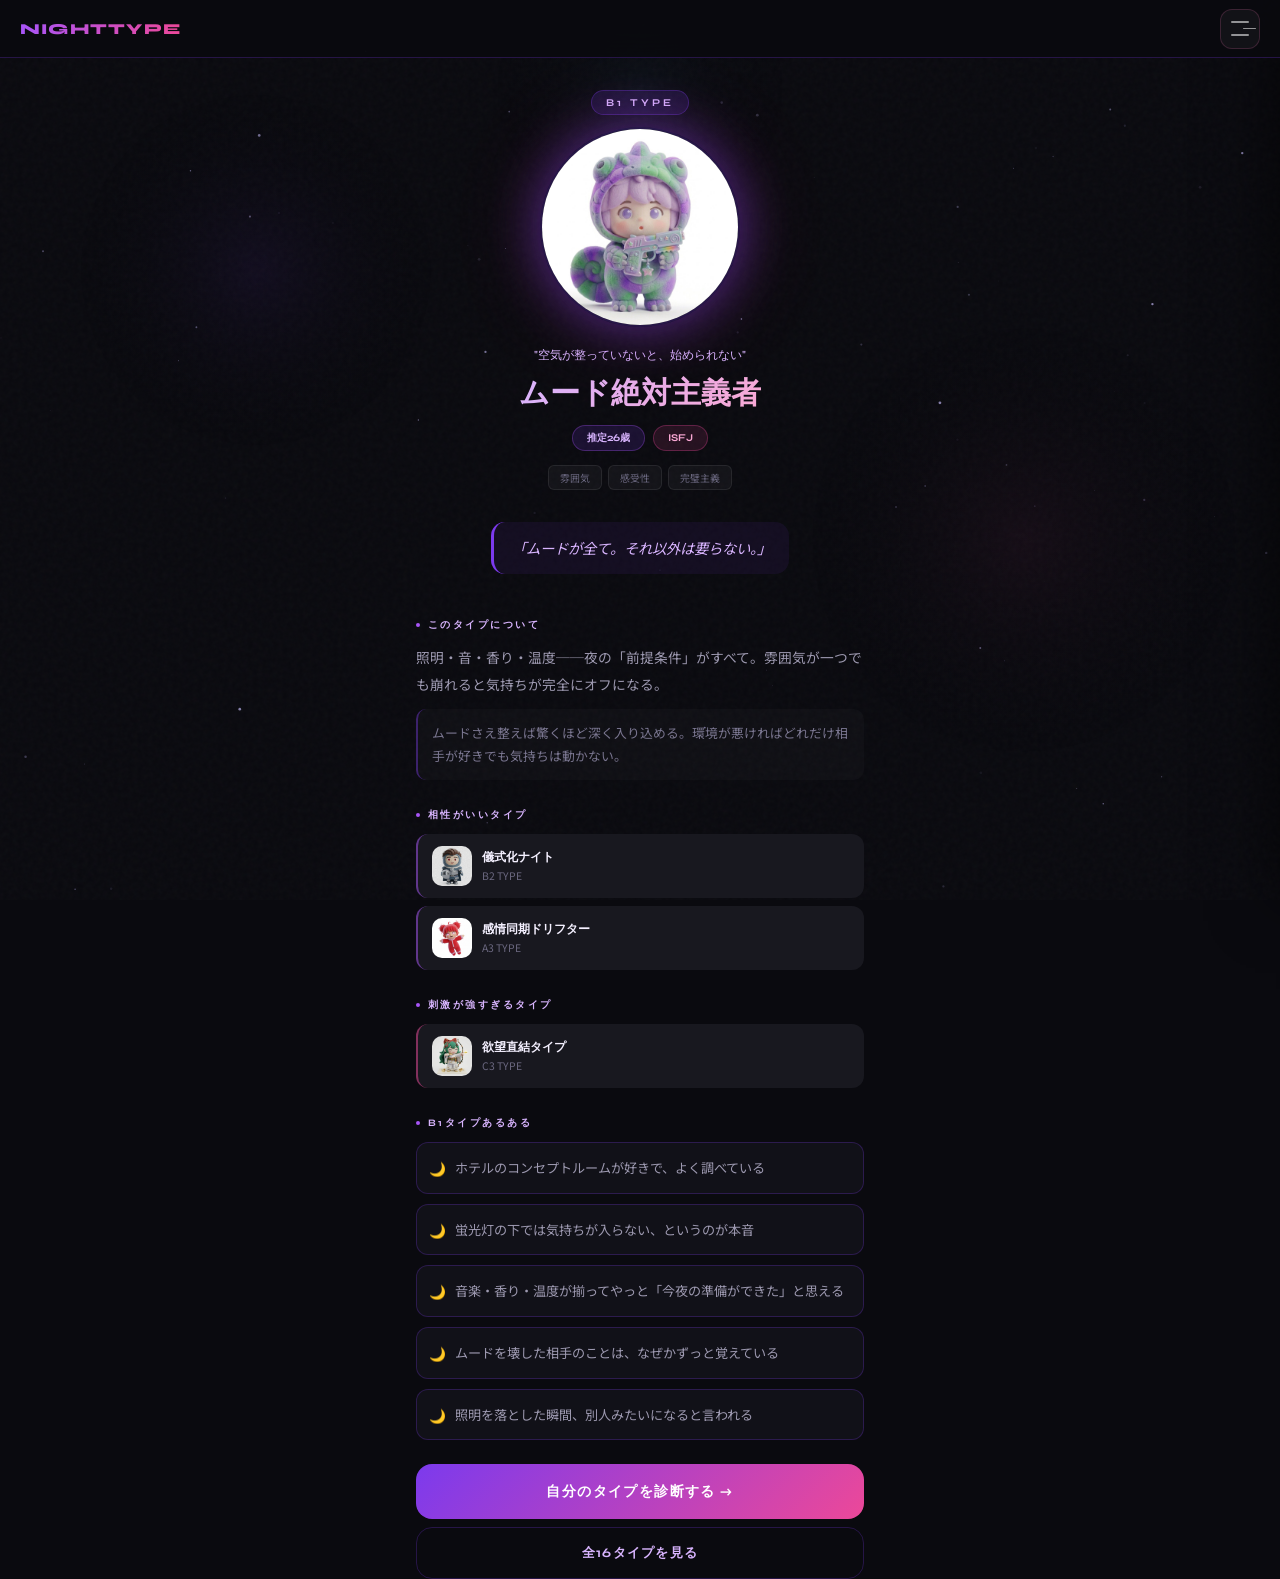
<file: type/B1.html>
<!DOCTYPE html>
<html lang="ja">
<head>
  <meta charset="UTF-8"/>
  <link rel="icon" href="../favicon.svg" type="image/svg+xml"/>
  <meta name="viewport" content="width=device-width, initial-scale=1.0"/>
  <title>ムード絶対主義者（B1タイプ）｜NightType 夜の価値観タイプ診断</title>
  <meta name="description" content="NightType B1タイプ「ムード絶対主義者」の詳細ページ。空気が整っていないと、始められない。特徴・相性・あるある・診断方法を解説。"/>
  <meta property="og:title" content="ムード絶対主義者（B1）｜NightType"/>
  <meta property="og:description" content="空気が整っていないと、始められない"/>
  <meta property="og:image" content="../images/B1.png"/>
  <meta property="og:type" content="article"/>
  <meta name="twitter:card" content="summary_large_image"/>
  <meta name="twitter:title" content="ムード絶対主義者（B1）｜NightType"/>
  <meta name="twitter:description" content="空気が整っていないと、始められない"/>
  <meta name="twitter:image" content="../images/B1.png"/>
  <link rel="stylesheet" href="../style.css"/>
  <style>
    .type-hero{display:flex;flex-direction:column;align-items:center;padding:32px 20px 0;text-align:center;}
    .type-img{width:200px;height:200px;border-radius:50%;object-fit:cover;border:2px solid var(--border);box-shadow:0 0 50px rgba(124,58,237,0.5),0 0 90px rgba(236,72,153,0.2);margin-bottom:20px;opacity:0;animation:popIn 0.7s cubic-bezier(0.34,1.56,0.64,1) 0.2s forwards;}
    .type-icon-fb{width:200px;height:200px;border-radius:50%;display:flex;align-items:center;justify-content:center;font-size:5rem;background:radial-gradient(circle at 30% 30%,rgba(124,58,237,0.3),rgba(10,10,15,0.8));border:2px solid var(--border);box-shadow:0 0 50px rgba(124,58,237,0.4);margin-bottom:20px;opacity:0;animation:popIn 0.7s cubic-bezier(0.34,1.56,0.64,1) 0.2s forwards;}
    .type-code-badge{font-family:'Syne',sans-serif;font-weight:700;font-size:0.65rem;letter-spacing:0.3em;color:var(--purple-ll);background:rgba(124,58,237,0.15);border:1px solid rgba(124,58,237,0.3);padding:5px 14px;border-radius:999px;margin-bottom:12px;}
    .type-tagline{font-size:0.78rem;color:var(--purple-ll);font-family:'Syne',sans-serif;margin-bottom:12px;}
    .type-name{font-family:'Syne',sans-serif;font-weight:800;font-size:1.9rem;line-height:1.15;margin-bottom:0;background:linear-gradient(135deg,var(--purple-ll),var(--pink-l));-webkit-background-clip:text;-webkit-text-fill-color:transparent;}
    .profile-chips{display:flex;gap:8px;flex-wrap:wrap;justify-content:center;margin:14px 0;}
    .profile-chip{padding:5px 14px;border-radius:999px;font-size:0.65rem;font-family:'Syne',sans-serif;font-weight:700;}
    .chip-age{background:rgba(124,58,237,0.15);border:1px solid rgba(168,85,247,0.3);color:var(--purple-ll);}
    .chip-mbti{background:rgba(236,72,153,0.12);border:1px solid rgba(236,72,153,0.3);color:var(--pink-l);}
    .keyword-row{display:flex;gap:6px;flex-wrap:wrap;justify-content:center;margin-bottom:16px;}
    .keyword-tag{padding:4px 11px;border-radius:6px;background:rgba(255,255,255,0.04);border:1px solid rgba(255,255,255,0.08);font-size:0.62rem;color:var(--muted);}
    .quote-block{padding:14px 18px;border-radius:14px;background:rgba(124,58,237,0.08);border-left:3px solid var(--purple);margin:16px 0;font-style:italic;font-size:0.9rem;color:var(--purple-ll);line-height:1.7;text-align:left;}
    .type-section{max-width:480px;margin:0 auto;padding:0 16px;}
    .section-heading{font-family:'Syne',sans-serif;font-weight:700;font-size:0.62rem;letter-spacing:0.25em;text-transform:uppercase;color:var(--purple-ll);margin:28px 0 12px;display:flex;align-items:center;gap:8px;}
    .section-heading::before{content:'';display:block;width:4px;height:4px;border-radius:50%;background:var(--purple-l);}
    .type-desc{font-size:0.86rem;line-height:1.9;color:#9d99b0;margin-bottom:12px;}
    .type-detail{font-size:0.8rem;line-height:1.85;color:#7a7690;padding:12px 14px;border-radius:10px;background:rgba(255,255,255,0.025);border-left:2px solid rgba(124,58,237,0.4);}
    .compat-grid{display:flex;flex-direction:column;gap:8px;margin-bottom:8px;}
    .compat-row{display:flex;align-items:center;gap:10px;padding:12px 14px;border-radius:12px;background:var(--surface2);}
    .compat-row.good{border-left:2px solid rgba(168,85,247,0.5);}
    .compat-row.bad{border-left:2px solid rgba(236,72,153,0.5);}
    .compat-row img,.compat-row .c-icon{width:40px;height:40px;border-radius:10px;object-fit:cover;flex-shrink:0;}
    .compat-row .c-icon{background:var(--surface);display:flex;align-items:center;justify-content:center;font-size:1.4rem;}
    .compat-name{font-family:'Syne',sans-serif;font-weight:700;font-size:0.78rem;margin-bottom:2px;}
    .compat-tag{font-size:0.65rem;color:var(--muted);}
    .compat-reason{font-size:0.66rem;color:var(--muted);line-height:1.5;margin-top:4px;}
    .aruaru-list{list-style:none;padding:0;margin:0;display:flex;flex-direction:column;gap:10px;}
    .aruaru-list li{padding:14px 16px;border-radius:12px;background:var(--surface);border:1px solid var(--border);font-size:0.82rem;line-height:1.65;color:#9d99b0;position:relative;padding-left:38px;}
    .aruaru-list li::before{content:'🌙';position:absolute;left:12px;top:14px;font-size:0.85rem;}
    .cta-quiz{display:block;width:100%;padding:18px;border-radius:16px;background:linear-gradient(135deg,var(--purple),var(--pink));color:#fff;font-family:'Syne',sans-serif;font-weight:700;font-size:0.88rem;letter-spacing:0.1em;text-align:center;text-decoration:none;margin:24px 0 8px;transition:all 0.2s;}
    .cta-quiz:hover{transform:translateY(-2px);box-shadow:0 8px 24px rgba(124,58,237,0.4);}
    .cta-chars{display:block;width:100%;padding:16px;border-radius:16px;border:1px solid var(--border);color:var(--purple-ll);font-family:'Syne',sans-serif;font-weight:700;font-size:0.82rem;letter-spacing:0.1em;text-align:center;text-decoration:none;margin-bottom:48px;transition:all 0.2s;}
    .cta-chars:hover{border-color:var(--purple-l);background:rgba(124,58,237,0.1);}
  </style>
</head>
<body>
<canvas id="bg-canvas"></canvas>
<div class="noise"></div>
<nav class="navbar">
  <a href="../index.html" class="nav-logo">NightType</a>
  <button class="hamburger" id="hamburger"><span></span><span></span><span></span></button>
</nav>
<div class="drawer" id="drawer">
  <a href="../index.html"><span class="icon">🏠</span>ホーム</a>
  <a href="../quiz.html"><span class="icon">🌙</span>診断する</a>
  <a href="../characters.html" class="active"><span class="icon">🎴</span>キャラ一覧</a>
  <a href="../compat.html"><span class="icon">💜</span>相性チェック</a>
  <a href="../matrix.html"><span class="icon">📊</span>相性マトリクス</a>
</div>
<div class="drawer-overlay" id="drawer-overlay"></div>

<div class="page">
  <div class="type-hero">
    <div class="type-code-badge">B1 TYPE</div>
    <img src="../images/B1.png" alt="ムード絶対主義者" class="type-img"/>
    <div class="type-tagline">"空気が整っていないと、始められない"</div>
    <h1 class="type-name">ムード絶対主義者</h1>
    <div class="profile-chips">
      <span class="profile-chip chip-age">推定26歳</span>
      <span class="profile-chip chip-mbti">ISFJ</span>
    </div>
    <div class="keyword-row"><span class="keyword-tag">雰囲気</span><span class="keyword-tag">感受性</span><span class="keyword-tag">完璧主義</span></div>
    <div class="quote-block" style="max-width:400px">「ムードが全て。それ以外は要らない。」</div>
  </div>

  <div class="type-section">
    <div class="section-heading">このタイプについて</div>
    <p class="type-desc">照明・音・香り・温度──夜の「前提条件」がすべて。雰囲気が一つでも崩れると気持ちが完全にオフになる。</p>
    <div class="type-detail">ムードさえ整えば驚くほど深く入り込める。環境が悪ければどれだけ相手が好きでも気持ちは動かない。</div>

    <div class="section-heading">相性がいいタイプ</div>
    <div class="compat-grid"><a href="B2.html" class="compat-row good" style="text-decoration:none;color:var(--white)">
        <img src="../images/B2.png" alt="儀式化ナイト">
        <div><div class="compat-name">儀式化ナイト</div><div class="compat-tag">B2 TYPE</div></div>
      </a>
<a href="A3.html" class="compat-row good" style="text-decoration:none;color:var(--white)">
        <img src="../images/A3.png" alt="感情同期ドリフター">
        <div><div class="compat-name">感情同期ドリフター</div><div class="compat-tag">A3 TYPE</div></div>
      </a></div>

    <div class="section-heading">刺激が強すぎるタイプ</div>
    <div class="compat-grid"><a href="C3.html" class="compat-row bad" style="text-decoration:none;color:var(--white)">
        <img src="../images/C3.png" alt="欲望直結タイプ">
        <div><div class="compat-name">欲望直結タイプ</div><div class="compat-tag">C3 TYPE</div></div>
      </a></div>

    <div class="section-heading">B1タイプあるある</div>
    <ul class="aruaru-list"><li>ホテルのコンセプトルームが好きで、よく調べている</li>
<li>蛍光灯の下では気持ちが入らない、というのが本音</li>
<li>音楽・香り・温度が揃ってやっと「今夜の準備ができた」と思える</li>
<li>ムードを壊した相手のことは、なぜかずっと覚えている</li>
<li>照明を落とした瞬間、別人みたいになると言われる</li></ul>

    <a href="../quiz.html" class="cta-quiz">自分のタイプを診断する →</a>
    <a href="../characters.html" class="cta-chars">全16タイプを見る</a>
  </div>
</div>

<script src="../common.js"></script>
</body>
</html>
</file>
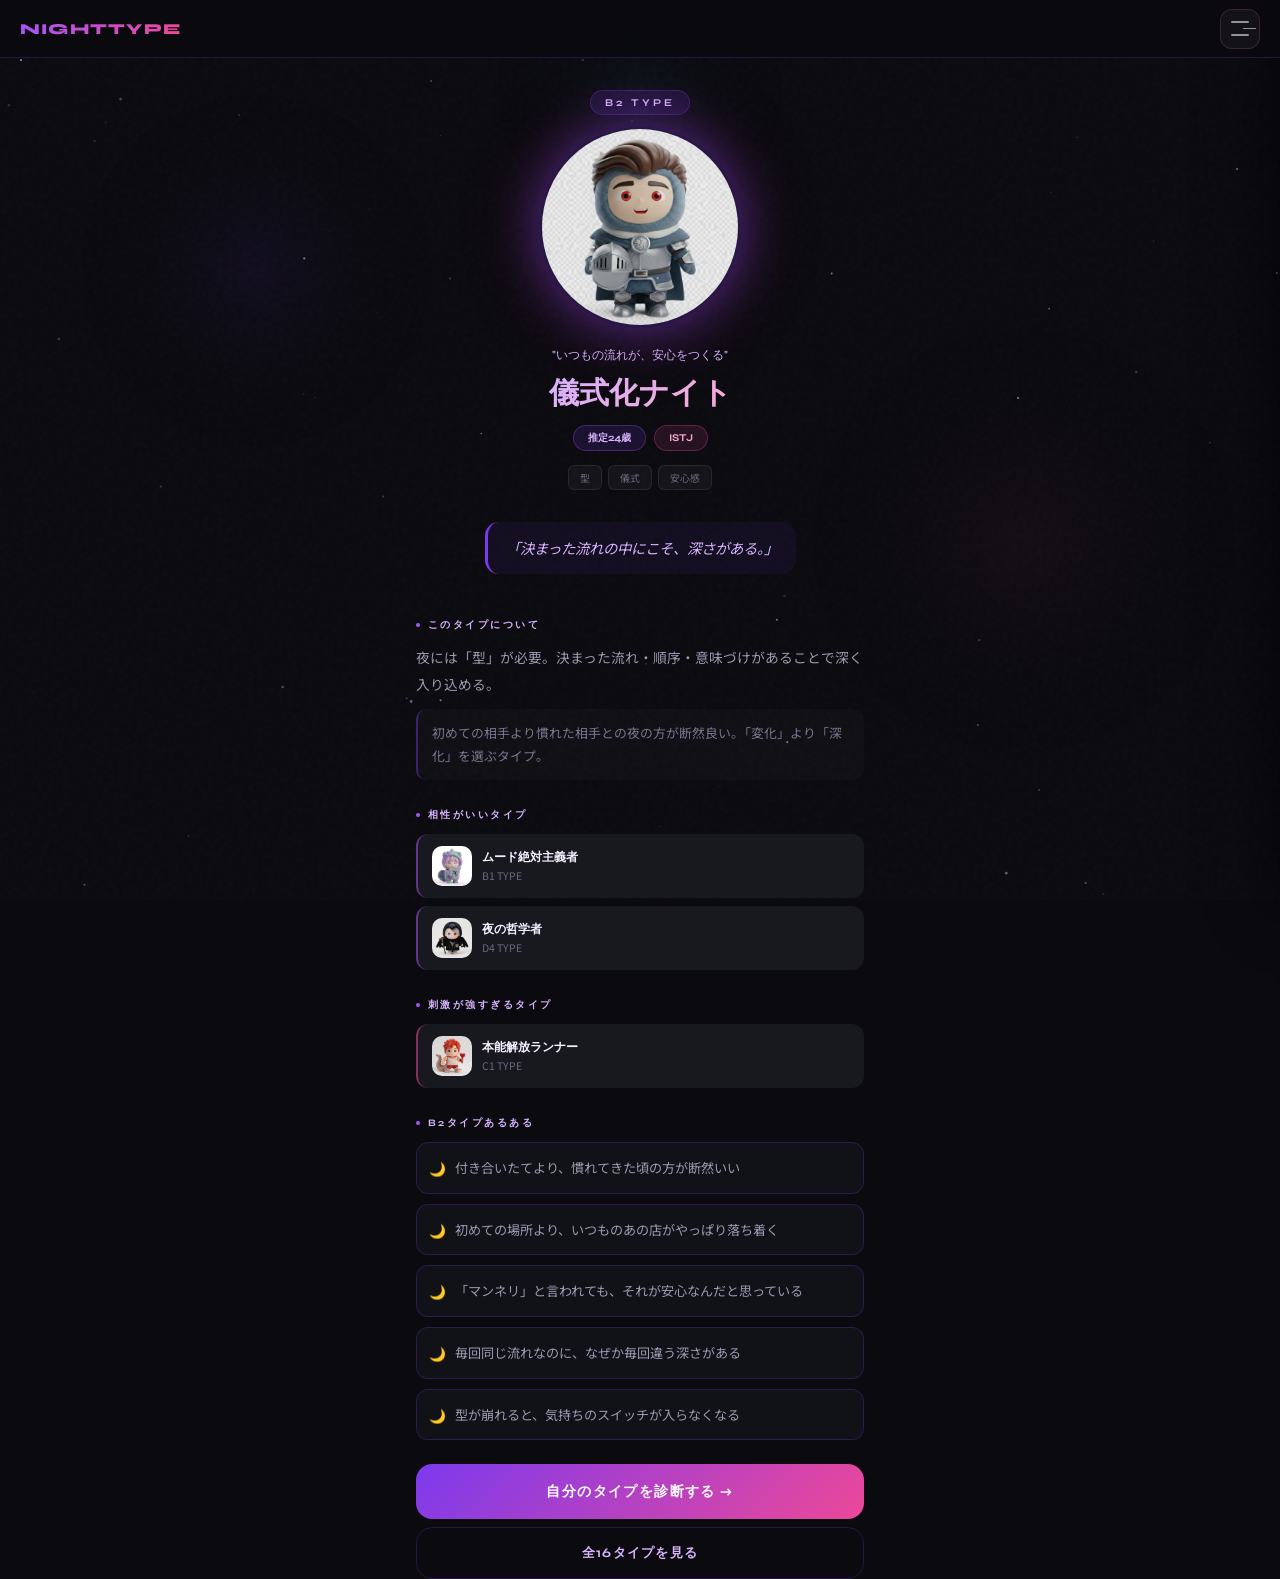
<file: type/B2.html>
<!DOCTYPE html>
<html lang="ja">
<head>
  <meta charset="UTF-8"/>
  <link rel="icon" href="../favicon.svg" type="image/svg+xml"/>
  <meta name="viewport" content="width=device-width, initial-scale=1.0"/>
  <title>儀式化ナイト（B2タイプ）｜NightType 夜の価値観タイプ診断</title>
  <meta name="description" content="NightType B2タイプ「儀式化ナイト」の詳細ページ。いつもの流れが、安心をつくる。特徴・相性・あるある・診断方法を解説。"/>
  <meta property="og:title" content="儀式化ナイト（B2）｜NightType"/>
  <meta property="og:description" content="いつもの流れが、安心をつくる"/>
  <meta property="og:image" content="../images/B2.png"/>
  <meta property="og:type" content="article"/>
  <meta name="twitter:card" content="summary_large_image"/>
  <meta name="twitter:title" content="儀式化ナイト（B2）｜NightType"/>
  <meta name="twitter:description" content="いつもの流れが、安心をつくる"/>
  <meta name="twitter:image" content="../images/B2.png"/>
  <link rel="stylesheet" href="../style.css"/>
  <style>
    .type-hero{display:flex;flex-direction:column;align-items:center;padding:32px 20px 0;text-align:center;}
    .type-img{width:200px;height:200px;border-radius:50%;object-fit:cover;border:2px solid var(--border);box-shadow:0 0 50px rgba(124,58,237,0.5),0 0 90px rgba(236,72,153,0.2);margin-bottom:20px;opacity:0;animation:popIn 0.7s cubic-bezier(0.34,1.56,0.64,1) 0.2s forwards;}
    .type-icon-fb{width:200px;height:200px;border-radius:50%;display:flex;align-items:center;justify-content:center;font-size:5rem;background:radial-gradient(circle at 30% 30%,rgba(124,58,237,0.3),rgba(10,10,15,0.8));border:2px solid var(--border);box-shadow:0 0 50px rgba(124,58,237,0.4);margin-bottom:20px;opacity:0;animation:popIn 0.7s cubic-bezier(0.34,1.56,0.64,1) 0.2s forwards;}
    .type-code-badge{font-family:'Syne',sans-serif;font-weight:700;font-size:0.65rem;letter-spacing:0.3em;color:var(--purple-ll);background:rgba(124,58,237,0.15);border:1px solid rgba(124,58,237,0.3);padding:5px 14px;border-radius:999px;margin-bottom:12px;}
    .type-tagline{font-size:0.78rem;color:var(--purple-ll);font-family:'Syne',sans-serif;margin-bottom:12px;}
    .type-name{font-family:'Syne',sans-serif;font-weight:800;font-size:1.9rem;line-height:1.15;margin-bottom:0;background:linear-gradient(135deg,var(--purple-ll),var(--pink-l));-webkit-background-clip:text;-webkit-text-fill-color:transparent;}
    .profile-chips{display:flex;gap:8px;flex-wrap:wrap;justify-content:center;margin:14px 0;}
    .profile-chip{padding:5px 14px;border-radius:999px;font-size:0.65rem;font-family:'Syne',sans-serif;font-weight:700;}
    .chip-age{background:rgba(124,58,237,0.15);border:1px solid rgba(168,85,247,0.3);color:var(--purple-ll);}
    .chip-mbti{background:rgba(236,72,153,0.12);border:1px solid rgba(236,72,153,0.3);color:var(--pink-l);}
    .keyword-row{display:flex;gap:6px;flex-wrap:wrap;justify-content:center;margin-bottom:16px;}
    .keyword-tag{padding:4px 11px;border-radius:6px;background:rgba(255,255,255,0.04);border:1px solid rgba(255,255,255,0.08);font-size:0.62rem;color:var(--muted);}
    .quote-block{padding:14px 18px;border-radius:14px;background:rgba(124,58,237,0.08);border-left:3px solid var(--purple);margin:16px 0;font-style:italic;font-size:0.9rem;color:var(--purple-ll);line-height:1.7;text-align:left;}
    .type-section{max-width:480px;margin:0 auto;padding:0 16px;}
    .section-heading{font-family:'Syne',sans-serif;font-weight:700;font-size:0.62rem;letter-spacing:0.25em;text-transform:uppercase;color:var(--purple-ll);margin:28px 0 12px;display:flex;align-items:center;gap:8px;}
    .section-heading::before{content:'';display:block;width:4px;height:4px;border-radius:50%;background:var(--purple-l);}
    .type-desc{font-size:0.86rem;line-height:1.9;color:#9d99b0;margin-bottom:12px;}
    .type-detail{font-size:0.8rem;line-height:1.85;color:#7a7690;padding:12px 14px;border-radius:10px;background:rgba(255,255,255,0.025);border-left:2px solid rgba(124,58,237,0.4);}
    .compat-grid{display:flex;flex-direction:column;gap:8px;margin-bottom:8px;}
    .compat-row{display:flex;align-items:center;gap:10px;padding:12px 14px;border-radius:12px;background:var(--surface2);}
    .compat-row.good{border-left:2px solid rgba(168,85,247,0.5);}
    .compat-row.bad{border-left:2px solid rgba(236,72,153,0.5);}
    .compat-row img,.compat-row .c-icon{width:40px;height:40px;border-radius:10px;object-fit:cover;flex-shrink:0;}
    .compat-row .c-icon{background:var(--surface);display:flex;align-items:center;justify-content:center;font-size:1.4rem;}
    .compat-name{font-family:'Syne',sans-serif;font-weight:700;font-size:0.78rem;margin-bottom:2px;}
    .compat-tag{font-size:0.65rem;color:var(--muted);}
    .compat-reason{font-size:0.66rem;color:var(--muted);line-height:1.5;margin-top:4px;}
    .aruaru-list{list-style:none;padding:0;margin:0;display:flex;flex-direction:column;gap:10px;}
    .aruaru-list li{padding:14px 16px;border-radius:12px;background:var(--surface);border:1px solid var(--border);font-size:0.82rem;line-height:1.65;color:#9d99b0;position:relative;padding-left:38px;}
    .aruaru-list li::before{content:'🌙';position:absolute;left:12px;top:14px;font-size:0.85rem;}
    .cta-quiz{display:block;width:100%;padding:18px;border-radius:16px;background:linear-gradient(135deg,var(--purple),var(--pink));color:#fff;font-family:'Syne',sans-serif;font-weight:700;font-size:0.88rem;letter-spacing:0.1em;text-align:center;text-decoration:none;margin:24px 0 8px;transition:all 0.2s;}
    .cta-quiz:hover{transform:translateY(-2px);box-shadow:0 8px 24px rgba(124,58,237,0.4);}
    .cta-chars{display:block;width:100%;padding:16px;border-radius:16px;border:1px solid var(--border);color:var(--purple-ll);font-family:'Syne',sans-serif;font-weight:700;font-size:0.82rem;letter-spacing:0.1em;text-align:center;text-decoration:none;margin-bottom:48px;transition:all 0.2s;}
    .cta-chars:hover{border-color:var(--purple-l);background:rgba(124,58,237,0.1);}
  </style>
</head>
<body>
<canvas id="bg-canvas"></canvas>
<div class="noise"></div>
<nav class="navbar">
  <a href="../index.html" class="nav-logo">NightType</a>
  <button class="hamburger" id="hamburger"><span></span><span></span><span></span></button>
</nav>
<div class="drawer" id="drawer">
  <a href="../index.html"><span class="icon">🏠</span>ホーム</a>
  <a href="../quiz.html"><span class="icon">🌙</span>診断する</a>
  <a href="../characters.html" class="active"><span class="icon">🎴</span>キャラ一覧</a>
  <a href="../compat.html"><span class="icon">💜</span>相性チェック</a>
  <a href="../matrix.html"><span class="icon">📊</span>相性マトリクス</a>
</div>
<div class="drawer-overlay" id="drawer-overlay"></div>

<div class="page">
  <div class="type-hero">
    <div class="type-code-badge">B2 TYPE</div>
    <img src="../images/B2.png" alt="儀式化ナイト" class="type-img"/>
    <div class="type-tagline">"いつもの流れが、安心をつくる"</div>
    <h1 class="type-name">儀式化ナイト</h1>
    <div class="profile-chips">
      <span class="profile-chip chip-age">推定24歳</span>
      <span class="profile-chip chip-mbti">ISTJ</span>
    </div>
    <div class="keyword-row"><span class="keyword-tag">型</span><span class="keyword-tag">儀式</span><span class="keyword-tag">安心感</span></div>
    <div class="quote-block" style="max-width:400px">「決まった流れの中にこそ、深さがある。」</div>
  </div>

  <div class="type-section">
    <div class="section-heading">このタイプについて</div>
    <p class="type-desc">夜には「型」が必要。決まった流れ・順序・意味づけがあることで深く入り込める。</p>
    <div class="type-detail">初めての相手より慣れた相手との夜の方が断然良い。「変化」より「深化」を選ぶタイプ。</div>

    <div class="section-heading">相性がいいタイプ</div>
    <div class="compat-grid"><a href="B1.html" class="compat-row good" style="text-decoration:none;color:var(--white)">
        <img src="../images/B1.png" alt="ムード絶対主義者">
        <div><div class="compat-name">ムード絶対主義者</div><div class="compat-tag">B1 TYPE</div></div>
      </a>
<a href="D4.html" class="compat-row good" style="text-decoration:none;color:var(--white)">
        <img src="../images/D4.png" alt="夜の哲学者">
        <div><div class="compat-name">夜の哲学者</div><div class="compat-tag">D4 TYPE</div></div>
      </a></div>

    <div class="section-heading">刺激が強すぎるタイプ</div>
    <div class="compat-grid"><a href="C1.html" class="compat-row bad" style="text-decoration:none;color:var(--white)">
        <img src="../images/C1.png" alt="本能解放ランナー">
        <div><div class="compat-name">本能解放ランナー</div><div class="compat-tag">C1 TYPE</div></div>
      </a></div>

    <div class="section-heading">B2タイプあるある</div>
    <ul class="aruaru-list"><li>付き合いたてより、慣れてきた頃の方が断然いい</li>
<li>初めての場所より、いつものあの店がやっぱり落ち着く</li>
<li>「マンネリ」と言われても、それが安心なんだと思っている</li>
<li>毎回同じ流れなのに、なぜか毎回違う深さがある</li>
<li>型が崩れると、気持ちのスイッチが入らなくなる</li></ul>

    <a href="../quiz.html" class="cta-quiz">自分のタイプを診断する →</a>
    <a href="../characters.html" class="cta-chars">全16タイプを見る</a>
  </div>
</div>

<script src="../common.js"></script>
</body>
</html>
</file>
<file: style.css>
@import url('https://fonts.googleapis.com/css2?family=Syne:wght@400;600;700;800&family=Noto+Sans+JP:wght@300;400;500&display=swap');

*, *::before, *::after { box-sizing: border-box; margin: 0; padding: 0; }

:root {
  --bg:       #0a0a0f;
  --surface:  #111118;
  --surface2: #18181f;
  --purple:   #7c3aed;
  --purple-l: #a855f7;
  --purple-ll:#d8b4fe;
  --pink:     #ec4899;
  --pink-l:   #f9a8d4;
  --cyan:     #22d3ee;
  --white:    #f4f0ff;
  --muted:    #6b6880;
  --border:   rgba(124,58,237,0.25);
  --glow:     rgba(124,58,237,0.35);
}

html, body { height: 100%; scroll-behavior: smooth; }

body {
  font-family: 'Noto Sans JP', sans-serif;
  background: var(--bg);
  color: var(--white);
  min-height: 100vh;
  overflow-x: hidden;
}

/* ── Scrollbar ── */
::-webkit-scrollbar { width: 4px; }
::-webkit-scrollbar-track { background: var(--bg); }
::-webkit-scrollbar-thumb { background: var(--purple); border-radius: 2px; }

/* ── Canvas BG ── */
#bg-canvas {
  position: fixed; inset: 0; z-index: 0; pointer-events: none;
}

/* ── Noise overlay ── */
.noise {
  position: fixed; inset: 0; z-index: 1; pointer-events: none; opacity: 0.03;
  background-image: url("data:image/svg+xml,%3Csvg viewBox='0 0 200 200' xmlns='http://www.w3.org/2000/svg'%3E%3Cfilter id='n'%3E%3CfeTurbulence type='fractalNoise' baseFrequency='0.9' numOctaves='4' stitchTiles='stitch'/%3E%3C/filter%3E%3Crect width='100%25' height='100%25' filter='url(%23n)'/%3E%3C/svg%3E");
}

/* ════════════════════════════
   NAVBAR
════════════════════════════ */
.navbar {
  position: fixed; top: 0; left: 0; right: 0; z-index: 100;
  display: flex; align-items: center; justify-content: space-between;
  padding: 0 20px; height: 58px;
  background: rgba(10,10,15,0.85);
  backdrop-filter: blur(16px);
  border-bottom: 1px solid var(--border);
}

.nav-logo {
  font-family: 'Syne', sans-serif; font-weight: 800; font-size: 0.95rem;
  letter-spacing: 0.08em; text-transform: uppercase;
  background: linear-gradient(90deg, var(--purple-l), var(--pink));
  -webkit-background-clip: text; -webkit-text-fill-color: transparent;
  text-decoration: none;
}

/* ── Hamburger button ── */
.hamburger {
  display: flex; flex-direction: column; justify-content: center; align-items: center;
  gap: 5px;
  width: 40px; height: 40px; cursor: pointer;
  background: rgba(255,255,255,0.04);
  border: 1.5px solid rgba(244,114,182,0.18);
  border-radius: 12px;
  transition: border-color 0.25s, background 0.25s, box-shadow 0.25s;
  flex-shrink: 0;
}
.hamburger:hover {
  border-color: rgba(244,114,182,0.45);
  background: rgba(244,114,182,0.06);
  box-shadow: 0 0 16px rgba(244,114,182,0.15);
}
.hamburger.open {
  border-color: rgba(244,114,182,0.6);
  background: rgba(244,114,182,0.08);
  box-shadow: 0 0 20px rgba(244,114,182,0.22);
}
.hamburger span {
  display: block; border-radius: 2px;
  background: rgba(255,255,255,0.55);
  transition: all 0.32s cubic-bezier(0.4,0,0.2,1);
  transform-origin: center;
}
.hamburger span:nth-child(1) { width: 18px; height: 1.5px; }
.hamburger span:nth-child(2) { width: 13px; height: 1.5px; align-self: flex-end; margin-right: 3px; }
.hamburger span:nth-child(3) { width: 18px; height: 1.5px; }
.hamburger:hover span { background: rgba(249,168,212,0.9); }
.hamburger.open span:nth-child(1) { transform: translateY(6.5px) rotate(45deg); width: 18px; background: #fda4af; }
.hamburger.open span:nth-child(2) { opacity: 0; transform: scaleX(0); }
.hamburger.open span:nth-child(3) { transform: translateY(-6.5px) rotate(-45deg); width: 18px; background: #fda4af; }

/* ── Drawer ── */
.drawer {
  position: fixed; top: 0; right: 0; bottom: 0;
  width: min(300px, 82vw); z-index: 99;
  display: flex; flex-direction: column;
  transform: translateX(100%);
  transition: transform 0.38s cubic-bezier(0.4,0,0.2,1);
  /* layered bg */
  background:
    linear-gradient(160deg, rgba(180,20,80,0.06) 0%, transparent 45%),
    linear-gradient(200deg, rgba(90,20,160,0.08) 60%, transparent 100%),
    rgba(10,8,18,0.97);
  backdrop-filter: blur(32px); -webkit-backdrop-filter: blur(32px);
  border-left: 1px solid rgba(244,114,182,0.12);
  /* gradient left-edge glow */
  box-shadow: -4px 0 60px rgba(0,0,0,0.6), inset 1px 0 0 rgba(244,114,182,0.06);
}
.drawer.open { transform: translateX(0); }
.drawer-overlay {
  position: fixed; inset: 0; z-index: 98;
  background: rgba(0,0,0,0.65);
  backdrop-filter: blur(4px); -webkit-backdrop-filter: blur(4px);
  opacity: 0; pointer-events: none; transition: opacity 0.35s;
}
.drawer-overlay.open { opacity: 1; pointer-events: all; }

/* Drawer top accent line */
.drawer::before {
  content: '';
  display: block; height: 2px; flex-shrink: 0;
  background: linear-gradient(90deg, transparent, #f472b6 30%, #c084fc 70%, transparent);
}

/* Drawer inner scroll area */
.drawer-inner {
  flex: 1; display: flex; flex-direction: column;
  padding: 0 20px 32px; overflow-y: auto;
}

/* Drawer brand header */
.drawer-brand {
  padding: 28px 0 24px;
  border-bottom: 1px solid rgba(255,255,255,0.05);
  margin-bottom: 20px;
}
.drawer-brand-logo {
  font-family: 'Syne', sans-serif; font-weight: 800; font-size: 1.3rem;
  letter-spacing: 0.06em;
  background: linear-gradient(100deg, #fb7185, #e879f9 55%, #818cf8);
  -webkit-background-clip: text; -webkit-text-fill-color: transparent;
  display: block; margin-bottom: 4px;
}
.drawer-brand-sub {
  font-size: 0.6rem; letter-spacing: 0.2em; text-transform: uppercase;
  color: rgba(255,255,255,0.2);
}

/* Drawer nav label */
.drawer-nav-label {
  font-family: 'Syne', sans-serif; font-size: 0.52rem;
  letter-spacing: 0.28em; text-transform: uppercase;
  color: rgba(255,255,255,0.18);
  padding: 0 4px; margin-bottom: 8px;
}

/* Nav items */
.drawer a {
  display: flex; align-items: center; gap: 14px;
  padding: 13px 14px; border-radius: 14px;
  font-family: 'Syne', sans-serif; font-weight: 600; font-size: 0.82rem;
  letter-spacing: 0.04em; color: rgba(255,255,255,0.55); text-decoration: none;
  border: 1px solid transparent;
  transition: all 0.22s cubic-bezier(0.4,0,0.2,1);
  margin-bottom: 4px; position: relative; overflow: hidden;
}
.drawer a::before {
  content: ''; position: absolute; left: 0; top: 20%; bottom: 20%;
  width: 2.5px; border-radius: 2px;
  background: linear-gradient(180deg, #f472b6, #c084fc);
  opacity: 0; transform: scaleY(0.4);
  transition: opacity 0.22s, transform 0.22s;
}
.drawer a:hover {
  background: rgba(244,114,182,0.06);
  border-color: rgba(244,114,182,0.14);
  color: rgba(255,255,255,0.82);
}
.drawer a.active {
  background: rgba(244,114,182,0.08);
  border-color: rgba(244,114,182,0.2);
  color: #fda4af;
}
.drawer a.active::before { opacity: 1; transform: scaleY(1); }

/* Drawer icon container */
.drawer a .icon {
  width: 32px; height: 32px; border-radius: 9px; flex-shrink: 0;
  display: flex; align-items: center; justify-content: center;
  font-size: 0.9rem;
  background: rgba(255,255,255,0.04);
  border: 1px solid rgba(255,255,255,0.07);
  transition: all 0.22s;
}
.drawer a:hover .icon {
  background: rgba(244,114,182,0.08);
  border-color: rgba(244,114,182,0.2);
}
.drawer a.active .icon {
  background: rgba(244,114,182,0.12);
  border-color: rgba(244,114,182,0.3);
  box-shadow: 0 0 12px rgba(244,114,182,0.2);
}

/* Drawer footer */
.drawer-footer {
  padding: 20px 20px 28px;
  border-top: 1px solid rgba(255,255,255,0.05);
  flex-shrink: 0;
}
.drawer-footer-txt {
  font-size: 0.56rem; letter-spacing: 0.14em;
  color: rgba(255,255,255,0.14); text-align: center;
}

/* Stagger animation for nav items when drawer opens */
.drawer.open a:nth-child(1) { animation: drawerItem 0.35s cubic-bezier(0.4,0,0.2,1) 0.05s both; }
.drawer.open a:nth-child(2) { animation: drawerItem 0.35s cubic-bezier(0.4,0,0.2,1) 0.10s both; }
.drawer.open a:nth-child(3) { animation: drawerItem 0.35s cubic-bezier(0.4,0,0.2,1) 0.15s both; }
.drawer.open a:nth-child(4) { animation: drawerItem 0.35s cubic-bezier(0.4,0,0.2,1) 0.20s both; }
.drawer.open a:nth-child(5) { animation: drawerItem 0.35s cubic-bezier(0.4,0,0.2,1) 0.25s both; }
@keyframes drawerItem {
  from { opacity: 0; transform: translateX(16px); }
  to   { opacity: 1; transform: translateX(0); }
}

/* ════════════════════════════
   PAGE WRAPPER
════════════════════════════ */
.page {
  position: relative; z-index: 2;
  padding-top: 58px; min-height: 100vh;
}

/* ════════════════════════════
   HOME PAGE
════════════════════════════ */
.home-hero {
  display: flex; flex-direction: column; align-items: center; justify-content: center;
  min-height: calc(100vh - 58px);
  padding: 40px 24px; text-align: center;
}

.hero-badge {
  display: inline-flex; align-items: center; gap: 6px;
  padding: 6px 14px; border-radius: 999px;
  border: 1px solid rgba(168,85,247,0.4);
  background: rgba(124,58,237,0.12);
  font-size: 0.65rem; letter-spacing: 0.2em; text-transform: uppercase;
  color: var(--purple-ll); margin-bottom: 24px;
  opacity: 0; animation: popIn 0.6s ease 0.2s forwards;
}
.hero-badge .dot {
  width: 6px; height: 6px; border-radius: 50%; background: var(--purple-l);
  animation: pulse 2s infinite;
}

.hero-title {
  font-family: 'Syne', sans-serif; font-weight: 800;
  font-size: clamp(2.2rem, 8vw, 3.4rem); line-height: 1.1;
  letter-spacing: -0.01em; margin-bottom: 16px;
  opacity: 0; animation: popIn 0.6s ease 0.35s forwards;
}
.hero-title .grad {
  background: linear-gradient(135deg, var(--purple-l) 0%, var(--pink) 50%, var(--cyan) 100%);
  -webkit-background-clip: text; -webkit-text-fill-color: transparent;
}

.hero-sub {
  font-size: 0.9rem; line-height: 1.8; color: var(--muted);
  max-width: 320px; margin-bottom: 40px;
  opacity: 0; animation: popIn 0.6s ease 0.5s forwards;
}

.hero-btn {
  display: inline-block; padding: 24px 50px; border-radius: 60px;
  background: linear-gradient(135deg, #C44DFF 0%, #FF6B9D 50%, #C44DFF 100%);
  background-size: 200% auto;
  color: #fff; font-family: 'Syne', sans-serif; font-weight: 800;
  font-size: 1.25rem; letter-spacing: 0.1em; text-decoration: none;
  text-shadow: 0 2px 12px rgba(0,0,0,0.4);
  box-shadow:
    0 0 40px rgba(196, 77, 255, 0.9),
    0 0 80px rgba(255, 107, 157, 0.5),
    0 12px 50px rgba(196, 77, 255, 0.6),
    inset 0 2px 0 rgba(255,255,255,0.35);
  transition: all 0.35s ease;
  animation: btnGradStyle 4s linear infinite, heroBtnPulseStyle 2s ease-in-out infinite;
  position: relative; overflow: hidden;
}
.hero-btn::before {
  content: ''; position: absolute; inset: 0; border-radius: inherit;
  background: linear-gradient(135deg, rgba(255,255,255,0.35) 0%, transparent 50%);
  pointer-events: none;
}
.hero-btn::after {
  content: ''; position: absolute;
  top: -50%; left: -50%; width: 200%; height: 200%;
  background: radial-gradient(circle, rgba(255,255,255,0.2) 0%, transparent 60%);
  animation: btnShineStyle 3s ease-in-out infinite;
  pointer-events: none;
}
@keyframes btnGradStyle { 0% { background-position: 0%; } 100% { background-position: 200%; } }
@keyframes heroBtnPulseStyle {
  0%, 100% { box-shadow: 0 0 40px rgba(196, 77, 255, 0.9), 0 0 80px rgba(255, 107, 157, 0.5), 0 12px 50px rgba(196, 77, 255, 0.6), inset 0 2px 0 rgba(255,255,255,0.35); }
  50% { box-shadow: 0 0 60px rgba(196, 77, 255, 1), 0 0 100px rgba(255, 107, 157, 0.7), 0 18px 60px rgba(196, 77, 255, 0.8), inset 0 2px 0 rgba(255,255,255,0.35); }
}
@keyframes btnShineStyle {
  0%, 100% { transform: rotate(0deg); opacity: 0.6; }
  50% { transform: rotate(180deg); opacity: 0.9; }
}
.hero-btn:hover {
  transform: translateY(-6px) scale(1.08);
  box-shadow: 0 0 80px rgba(196, 77, 255, 1), 0 0 120px rgba(255, 107, 157, 0.8), 0 30px 80px rgba(196, 77, 255, 0.7);
  filter: brightness(1.2);
}

.hero-cards {
  display: flex; gap: 12px; margin-top: 48px; flex-wrap: wrap; justify-content: center;
  opacity: 0; animation: popIn 0.6s ease 0.8s forwards;
}
.hero-card {
  padding: 14px 18px; border-radius: 14px;
  background: var(--surface); border: 1px solid var(--border);
  font-size: 0.75rem; color: var(--muted);
  display: flex; align-items: center; gap: 8px;
}
.hero-card .num {
  font-family: 'Syne', sans-serif; font-weight: 700; font-size: 1.1rem; color: var(--purple-ll);
}

/* ════════════════════════════
   QUIZ PAGE
════════════════════════════ */
.quiz-wrap {
  max-width: 480px; margin: 0 auto;
  padding: 32px 20px 60px;
  display: flex; flex-direction: column; align-items: center;
}

.quiz-header {
  width: 100%; margin-bottom: 28px;
  opacity: 0; animation: popIn 0.5s ease 0.1s forwards;
}

.progress-top {
  display: flex; justify-content: space-between; align-items: center;
  font-size: 0.65rem; letter-spacing: 0.15em; text-transform: uppercase;
  color: var(--muted); margin-bottom: 10px;
}
.progress-num { font-family: 'Syne', sans-serif; color: var(--purple-ll); font-weight: 700; }

.progress-bar {
  width: 100%; height: 3px; background: rgba(255,255,255,0.06); border-radius: 999px; overflow: hidden;
}
.progress-fill {
  height: 100%;
  background: linear-gradient(90deg, var(--purple), var(--pink));
  border-radius: 999px;
  transition: width 0.5s cubic-bezier(0.4,0,0.2,1);
  position: relative;
}
.progress-fill::after {
  content: ''; position: absolute; right: 0; top: 50%; transform: translateY(-50%);
  width: 8px; height: 8px; border-radius: 50%;
  background: var(--pink);
  box-shadow: 0 0 10px var(--pink);
}

.q-card {
  width: 100%; border-radius: 20px;
  background: var(--surface);
  border: 1px solid var(--border);
  padding: 32px 24px; position: relative; overflow: hidden;
  opacity: 0; animation: popIn 0.5s ease 0.25s forwards;
}
.q-card::before {
  content: ''; position: absolute; top: 0; left: 0; right: 0; height: 2px;
  background: linear-gradient(90deg, var(--purple), var(--pink), var(--cyan));
}

.q-tag {
  display: inline-block; padding: 4px 10px; border-radius: 999px;
  background: rgba(124,58,237,0.18); border: 1px solid rgba(168,85,247,0.3);
  font-size: 0.6rem; letter-spacing: 0.2em; text-transform: uppercase;
  color: var(--purple-ll); margin-bottom: 18px;
}

#question {
  font-size: 1.15rem; line-height: 1.85; font-weight: 400; letter-spacing: 0.02em;
}

.q-deco {
  position: absolute; bottom: -20px; right: -20px;
  width: 100px; height: 100px; border-radius: 50%;
  background: radial-gradient(circle, rgba(124,58,237,0.12), transparent 70%);
  pointer-events: none;
}

.btn-group {
  width: 100%; display: flex; flex-direction: column; gap: 12px; margin-top: 20px;
  opacity: 0; animation: popIn 0.5s ease 0.4s forwards;
}

.btn-yes, .btn-no {
  width: 100%; padding: 18px; border-radius: 14px; border: none; cursor: pointer;
  font-family: 'Syne', sans-serif; font-weight: 700; font-size: 0.85rem;
  letter-spacing: 0.06em; transition: all 0.22s ease; position: relative; overflow: hidden;
}
.btn-yes {
  background: linear-gradient(135deg, var(--purple), var(--pink));
  color: #fff;
  box-shadow: 0 6px 24px rgba(124,58,237,0.4);
}
.btn-yes:hover { transform: translateY(-2px); box-shadow: 0 10px 32px rgba(124,58,237,0.55); }
.btn-no {
  background: var(--surface2); color: var(--muted);
  border: 1px solid rgba(255,255,255,0.08);
}
.btn-no:hover { color: var(--white); border-color: rgba(255,255,255,0.2); transform: translateY(-2px); }

/* ════════════════════════════
   RESULT PAGE
════════════════════════════ */
.result-wrap {
  max-width: 480px; margin: 0 auto;
  padding: 32px 20px 80px;
  display: flex; flex-direction: column; align-items: center;
}

.result-eyebrow {
  font-size: 0.62rem; letter-spacing: 0.3em; text-transform: uppercase;
  color: var(--purple-ll); margin-bottom: 20px;
  opacity: 0; animation: popIn 0.6s ease 0.1s forwards;
}

.result-illust {
  width: 140px; height: 140px; border-radius: 50%;
  display: flex; align-items: center; justify-content: center;
  font-size: 4.5rem; margin-bottom: 24px;
  border: 2px solid var(--border);
  background: radial-gradient(circle at 30% 30%, rgba(124,58,237,0.3), rgba(10,10,15,0.8));
  box-shadow: 0 0 40px rgba(124,58,237,0.3), inset 0 0 30px rgba(168,85,247,0.1);
  opacity: 0; animation: popIn 0.7s cubic-bezier(0.34,1.56,0.64,1) 0.3s forwards;
}

.result-card {
  width: 100%; border-radius: 20px;
  background: var(--surface); border: 1px solid var(--border);
  padding: 28px 22px; position: relative; overflow: hidden;
  opacity: 0; animation: popIn 0.6s ease 0.5s forwards;
}
.result-card::before {
  content: ''; position: absolute; top: 0; left: 0; right: 0; height: 2px;
  background: linear-gradient(90deg, var(--purple), var(--pink), var(--cyan));
}

.result-type-label { font-size: 0.6rem; letter-spacing: 0.25em; text-transform: uppercase; color: var(--muted); margin-bottom: 8px; }
.result-type-name {
  font-family: 'Syne', sans-serif; font-weight: 800;
  font-size: 1.9rem; line-height: 1.15; letter-spacing: -0.01em;
  background: linear-gradient(135deg, var(--purple-ll), var(--pink-l));
  -webkit-background-clip: text; -webkit-text-fill-color: transparent;
  margin-bottom: 16px;
}
.result-desc {
  font-size: 0.88rem; line-height: 1.85; color: #9d99b0;
  padding-top: 16px; border-top: 1px solid rgba(255,255,255,0.05);
}

.compat-block {
  width: 100%; margin-top: 16px; border-radius: 16px;
  background: var(--surface); border: 1px solid var(--border);
  padding: 20px 20px; overflow: hidden;
  opacity: 0; animation: popIn 0.6s ease 0.7s forwards;
}
.compat-title {
  font-family: 'Syne', sans-serif; font-size: 0.7rem; font-weight: 700;
  letter-spacing: 0.18em; text-transform: uppercase; margin-bottom: 14px;
  display: flex; align-items: center; gap: 8px;
}
.compat-title .dot-good { width: 8px; height: 8px; border-radius: 50%; background: var(--purple-l); box-shadow: 0 0 8px var(--purple); }
.compat-title .dot-bad  { width: 8px; height: 8px; border-radius: 50%; background: var(--pink); box-shadow: 0 0 8px var(--pink); }

.compat-list { list-style: none; display: flex; flex-direction: column; gap: 8px; }
.compat-list li {
  padding: 10px 14px; border-radius: 10px;
  background: var(--surface2); font-size: 0.82rem;
  display: flex; align-items: center; gap: 10px;
}
.compat-list li .ci { font-size: 1.1rem; }
.compat-list.good li { border-left: 3px solid var(--purple-l); }
.compat-list.bad  li { border-left: 3px solid var(--pink); }

.result-actions {
  width: 100%; display: flex; flex-direction: column; gap: 10px; margin-top: 16px;
  opacity: 0; animation: popIn 0.6s ease 0.9s forwards;
}
.btn-retry {
  width: 100%; padding: 17px; border-radius: 14px; border: 1px solid var(--border);
  background: transparent; color: var(--purple-ll);
  font-family: 'Syne', sans-serif; font-weight: 700; font-size: 0.82rem;
  letter-spacing: 0.08em; cursor: pointer; transition: all 0.22s;
}
.btn-retry:hover { background: rgba(124,58,237,0.15); transform: translateY(-1px); }

.btn-compat {
  width: 100%; padding: 17px; border-radius: 14px; border: none;
  background: linear-gradient(135deg, var(--purple), var(--pink));
  color: #fff; font-family: 'Syne', sans-serif; font-weight: 700;
  font-size: 0.82rem; letter-spacing: 0.08em; cursor: pointer;
  box-shadow: 0 6px 24px rgba(124,58,237,0.4); transition: all 0.22s;
  text-decoration: none; display: block; text-align: center;
}
.btn-compat:hover { transform: translateY(-2px); box-shadow: 0 10px 32px rgba(124,58,237,0.55); }

/* ════════════════════════════
   COMPAT PAGE
════════════════════════════ */
.compat-page {
  max-width: 480px; margin: 0 auto; padding: 32px 20px 80px;
}

.page-header {
  text-align: center; margin-bottom: 32px;
  opacity: 0; animation: popIn 0.6s ease 0.1s forwards;
}
.page-header h1 {
  font-family: 'Syne', sans-serif; font-weight: 800; font-size: 1.7rem;
  background: linear-gradient(135deg, var(--purple-l), var(--pink));
  -webkit-background-clip: text; -webkit-text-fill-color: transparent;
  margin-bottom: 8px;
}
.page-header p { font-size: 0.82rem; color: var(--muted); line-height: 1.7; }

.selector-label {
  font-size: 0.62rem; letter-spacing: 0.2em; text-transform: uppercase;
  color: var(--purple-ll); margin-bottom: 12px;
  opacity: 0; animation: popIn 0.6s ease 0.25s forwards;
}

.type-grid {
  display: grid; grid-template-columns: repeat(2, 1fr); gap: 10px; margin-bottom: 24px;
  opacity: 0; animation: popIn 0.6s ease 0.35s forwards;
}
.type-btn {
  padding: 14px 12px; border-radius: 12px; border: 1px solid var(--border);
  background: var(--surface); cursor: pointer; transition: all 0.2s;
  text-align: left; color: var(--white);
}
.type-btn:hover { border-color: var(--purple-l); background: rgba(124,58,237,0.12); }
.type-btn.selected { border-color: var(--purple-l); background: rgba(124,58,237,0.2); box-shadow: 0 0 16px rgba(124,58,237,0.25); }
.type-btn .tb-icon { font-size: 1.5rem; margin-bottom: 6px; display: block; }
.type-btn .tb-name { font-family: 'Syne', sans-serif; font-weight: 700; font-size: 0.78rem; display: block; margin-bottom: 2px; }
.type-btn .tb-desc { font-size: 0.68rem; color: var(--muted); line-height: 1.4; }

.compat-result {
  border-radius: 20px; background: var(--surface); border: 1px solid var(--border);
  padding: 24px 20px; display: none;
  opacity: 0; animation: popIn 0.5s ease forwards;
}
.compat-result.show { display: block; }
.compat-result::before {
  content: ''; display: block; height: 2px; margin: -24px -20px 20px;
  background: linear-gradient(90deg, var(--purple), var(--pink), var(--cyan));
}

.cr-pair {
  display: flex; align-items: center; justify-content: center; gap: 16px;
  margin-bottom: 20px;
}
.cr-type {
  display: flex; flex-direction: column; align-items: center; gap: 6px;
}
.cr-type .icon { font-size: 2.2rem; }
.cr-type .name { font-family: 'Syne', sans-serif; font-size: 0.72rem; font-weight: 700; color: var(--purple-ll); text-align: center; }
.cr-arrow { font-size: 1.4rem; color: var(--pink); }

.cr-score {
  text-align: center; margin-bottom: 20px;
}
.cr-score .hearts { font-size: 1.6rem; letter-spacing: 4px; margin-bottom: 6px; }
.cr-score .label {
  font-family: 'Syne', sans-serif; font-size: 0.7rem; letter-spacing: 0.15em;
  text-transform: uppercase; color: var(--muted);
}

.cr-comment {
  font-size: 0.85rem; line-height: 1.8; color: #9d99b0;
  padding: 16px; border-radius: 12px; background: var(--surface2);
  border-left: 3px solid var(--purple);
}

/* ════════════════════════════
   ANIMATIONS
════════════════════════════ */
@keyframes popIn {
  from { opacity: 0; transform: translateY(16px); }
  to   { opacity: 1; transform: translateY(0); }
}
@keyframes pulse {
  0%,100% { opacity: 1; transform: scale(1); }
  50%      { opacity: 0.5; transform: scale(0.8); }
}

.q-exit  { animation: qExit 0.2s ease forwards !important; }
.q-enter { animation: qEnter 0.28s ease forwards !important; }
@keyframes qExit  { to { opacity: 0; transform: translateX(-14px) scale(0.97); } }
@keyframes qEnter { from { opacity: 0; transform: translateX(14px) scale(0.97); } to { opacity: 1; transform: translateX(0) scale(1); } }

/* ════════════════════════════
   MOBILE
════════════════════════════ */
@media (max-width: 400px) {
  .hero-title { font-size: 2rem; }
  .type-grid { grid-template-columns: 1fr; }
}
</file>
